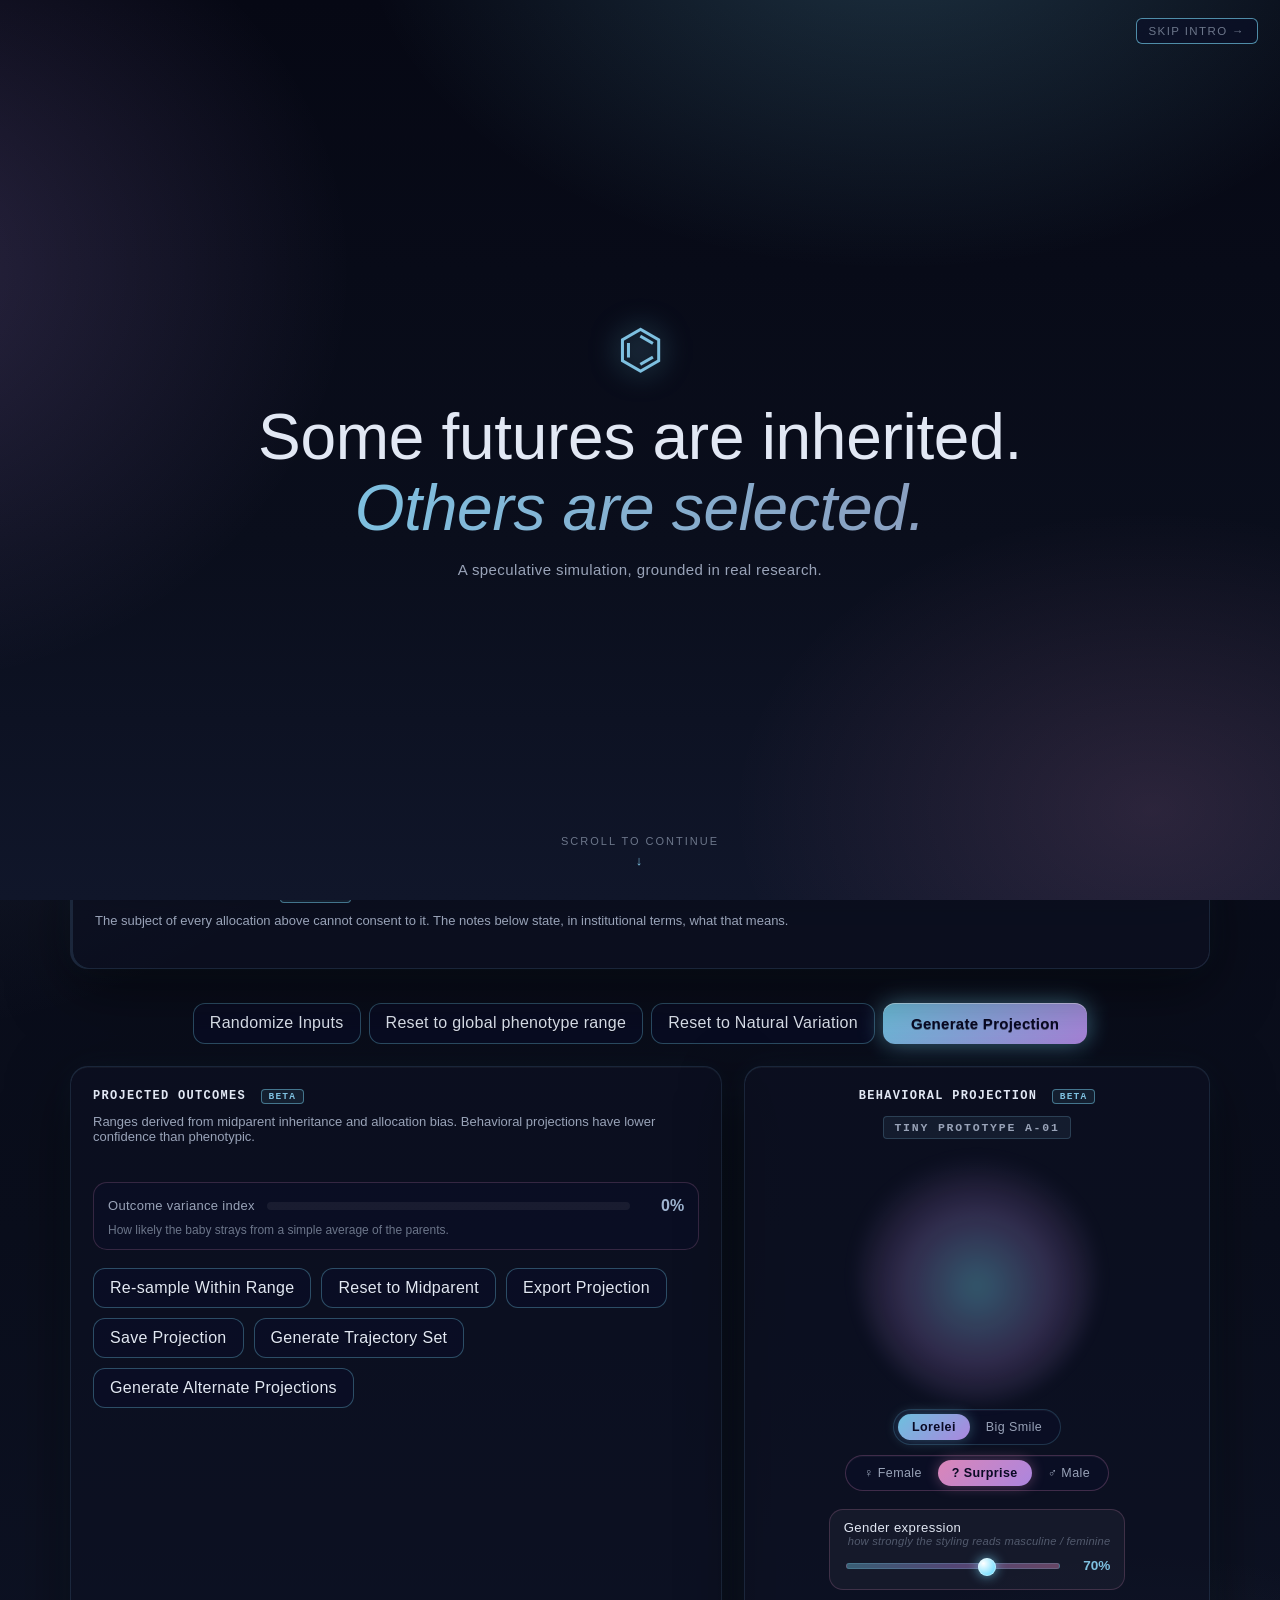
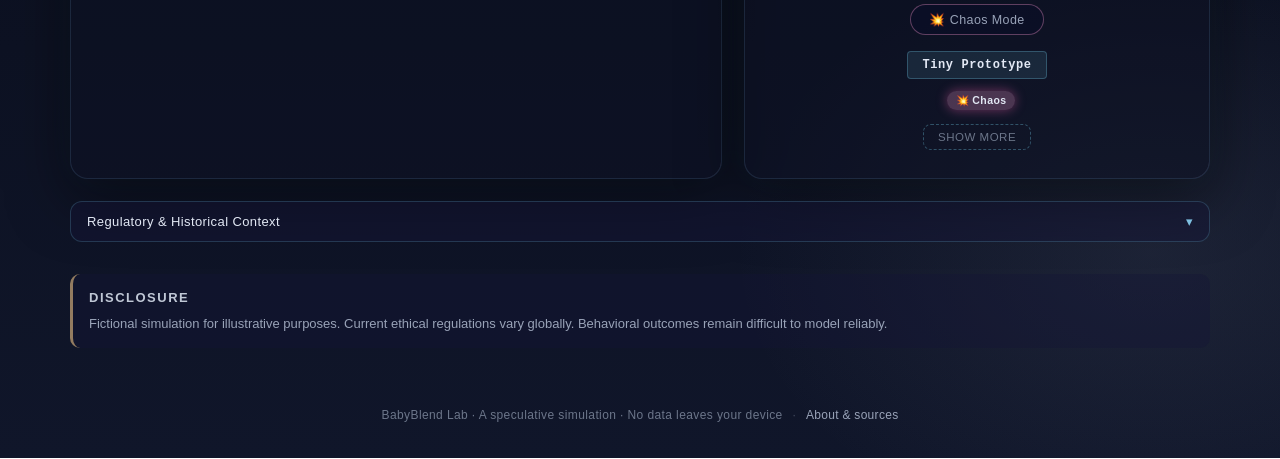
<file: index.html>
<!DOCTYPE html>
<html lang="en">
<head>
  <meta charset="UTF-8" />
  <meta name="viewport" content="width=device-width, initial-scale=1.0, maximum-scale=1.0, viewport-fit=cover" />
  <title data-i18n="app.title">BabyBlend Lab — A fictional genetics-inspired simulator</title>
  <link rel="icon" type="image/svg+xml" href="favicon.svg" />
  <link rel="stylesheet" href="style.css" />
</head>
<body class="mode-adult app-adult">
  <!-- Landing overlay (full-viewport, fades out on Enter) -->
  <section class="landing intro" id="landing" aria-labelledby="intro-title">
    <a class="intro-skip" id="intro-skip" href="#intro-enter-btn" data-i18n="intro.skip">Skip intro →</a>

    <!-- Section 1: Hero -->
    <article class="intro-section intro-hero" data-section="1">
      <span class="landing-mark" aria-hidden="true">⌬</span>
      <h1 class="intro-title" id="intro-title" data-i18n-html="intro.hero.title">Some futures are inherited.<br><em>Others are selected.</em></h1>
      <p class="intro-sub" data-i18n="intro.hero.sub">A speculative simulation, grounded in real research.</p>
      <div class="intro-scroll-prompt" aria-hidden="true">
        <span data-i18n="intro.scroll">Scroll to continue</span>
        <span class="intro-scroll-arrow">↓</span>
      </div>
    </article>

    <!-- Section 2: The First Accepted Edits -->
    <article class="intro-section intro-history" data-section="2">
      <header class="intro-head">
        <span class="intro-eyebrow" data-i18n="intro.history.eyebrow">01 · Historical record</span>
        <h2 data-i18n="intro.history.title">The first accepted edits.</h2>
        <p class="intro-lede" data-i18n="intro.history.lede">Modifying human inheritance is no longer hypothetical. The timeline is shorter than most people remember.</p>
      </header>
      <ol class="intro-timeline">
        <li class="intro-event">
          <span class="intro-event-year">1978</span>
          <div class="intro-event-body">
            <p data-i18n="intro.history.1978">First successful birth from in vitro fertilization (Louise Brown, UK).</p>
            <cite data-i18n-html="intro.history.cite.1978">Steptoe &amp; Edwards, <em>The Lancet</em>, 1978.</cite>
          </div>
        </li>
        <li class="intro-event">
          <span class="intro-event-year">1990</span>
          <div class="intro-event-body">
            <p data-i18n="intro.history.1990">First clinical use of preimplantation genetic diagnosis to avoid X-linked disease.</p>
            <cite data-i18n-html="intro.history.cite.1990">Handyside et al., <em>Nature</em>, 1990.</cite>
          </div>
        </li>
        <li class="intro-event">
          <span class="intro-event-year">2012</span>
          <div class="intro-event-body">
            <p data-i18n="intro.history.2012">CRISPR-Cas9 demonstrated as a programmable genome editor.</p>
            <cite data-i18n-html="intro.history.cite.2012">Jinek, Chylinski, Fonfara, Hauer, Doudna &amp; Charpentier, <em>Science</em>, 2012.</cite>
          </div>
        </li>
        <li class="intro-event">
          <span class="intro-event-year">2018</span>
          <div class="intro-event-body">
            <p data-i18n="intro.history.2018">Twin girls born in China from CRISPR-edited embryos. Widely condemned by the scientific community.</p>
            <cite data-i18n-html="intro.history.cite.2018">Cyranoski &amp; Ledford, <em>Nature</em> news, November 2018.</cite>
          </div>
        </li>
        <li class="intro-event">
          <span class="intro-event-year">2019</span>
          <div class="intro-event-body">
            <p data-i18n="intro.history.2019">The lead scientist, He Jiankui, is sentenced to three years in prison in China.</p>
            <cite data-i18n="intro.history.cite.2019">Xinhua / Reuters, December 2019.</cite>
          </div>
        </li>
        <li class="intro-event">
          <span class="intro-event-year">2020</span>
          <div class="intro-event-body">
            <p data-i18n="intro.history.2020">Emmanuelle Charpentier and Jennifer Doudna awarded the Nobel Prize in Chemistry for CRISPR.</p>
            <cite data-i18n="intro.history.cite.2020">Royal Swedish Academy of Sciences, 2020.</cite>
          </div>
        </li>
        <li class="intro-event">
          <span class="intro-event-year">2023</span>
          <div class="intro-event-body">
            <p data-i18n="intro.history.2023">The United Kingdom approves the first CRISPR-based therapy (Casgevy / exa-cel) for sickle cell disease.</p>
            <cite data-i18n="intro.history.cite.2023">Medicines and Healthcare products Regulatory Agency, November 2023.</cite>
          </div>
        </li>
      </ol>
    </article>

    <!-- Section 3: Optimization Culture -->
    <article class="intro-section intro-culture" data-section="3">
      <header class="intro-head">
        <span class="intro-eyebrow" data-i18n="intro.culture.eyebrow">02 · Cultural baseline</span>
        <h2 data-i18n="intro.culture.title">Optimization is already routine.</h2>
        <p class="intro-lede" data-i18n="intro.culture.lede">Genetic editing is the new edge. Cosmetic editing has been mainstream for decades. The social logic carries forward.</p>
      </header>
      <div class="intro-stats">
        <div class="intro-stat">
          <span class="intro-stat-value">30M+</span>
          <span class="intro-stat-label" data-i18n="intro.culture.stat1">Cosmetic procedures performed globally each year.</span>
          <details class="intro-stat-source">
            <summary data-i18n="intro.source">Source</summary>
            <p data-i18n-html="intro.culture.cite1">International Society of Aesthetic Plastic Surgery, Global Survey, 2022.</p>
          </details>
        </div>
        <div class="intro-stat">
          <span class="intro-stat-value">"Snapchat dysmorphia"</span>
          <span class="intro-stat-label" data-i18n="intro.culture.stat2">A term coined by dermatologists in 2018 to describe patients seeking surgery to resemble filtered self-portraits.</span>
          <details class="intro-stat-source">
            <summary data-i18n="intro.source">Source</summary>
            <p data-i18n-html="intro.culture.cite2">Rajanala, Maymone &amp; Vashi, <em>JAMA Facial Plastic Surgery</em>, 2018.</p>
          </details>
        </div>
        <div class="intro-stat">
          <span class="intro-stat-value">~2%</span>
          <span class="intro-stat-label" data-i18n="intro.culture.stat3">Estimated population prevalence of body dysmorphic disorder in adults.</span>
          <details class="intro-stat-source">
            <summary data-i18n="intro.source">Source</summary>
            <p data-i18n-html="intro.culture.cite3">Veale et al., systematic review, <em>Body Image</em>, 2016.</p>
          </details>
        </div>
        <div class="intro-stat">
          <span class="intro-stat-value" data-i18n="intro.culture.stat4_value">75+ countries</span>
          <span class="intro-stat-label" data-i18n="intro.culture.stat4">Restrict heritable human genome editing through legislation, treaty, or policy.</span>
          <details class="intro-stat-source">
            <summary data-i18n="intro.source">Source</summary>
            <p data-i18n-html="intro.culture.cite4">Baylis, Darnovsky, Hasson &amp; Krahn, <em>The CRISPR Journal</em>, 2020.</p>
          </details>
        </div>
      </div>
    </article>

    <!-- Section 4: Questions Without Answers -->
    <article class="intro-section intro-questions" data-section="4">
      <header class="intro-head">
        <span class="intro-eyebrow" data-i18n="intro.questions.eyebrow">03 · Unresolved</span>
      </header>
      <div class="intro-questions-list">
        <p data-i18n="intro.questions.q1">Who decides what counts as improvement?</p>
        <p data-i18n="intro.questions.q2">Would unenhanced children face discrimination?</p>
        <p data-i18n="intro.questions.q3">Should personality be editable?</p>
        <p data-i18n="intro.questions.q4">What happens when beauty becomes measurable?</p>
        <p data-i18n="intro.questions.q5">Can diversity survive optimization culture?</p>
      </div>
    </article>

    <!-- Section 5: Enter the Lab -->
    <article class="intro-section intro-enter" data-section="5">
      <header class="intro-head">
        <span class="intro-eyebrow" data-i18n="intro.enter.eyebrow">04 · The simulation</span>
        <h2 data-i18n="intro.enter.title">Enter the lab.</h2>
        <p class="intro-lede" data-i18n="intro.enter.lede">What follows is a fictional consumer-product mock-up. The mechanics are speculative. The pressures are real.</p>
      </header>
      <div class="intro-notices" aria-label="System notices">
        <div class="intro-notice"><span class="intro-notice-tag" data-i18n="intro.notice.system_tag">[ SYSTEM NOTICE ]</span><span data-i18n="intro.notice.system">Behavioral projections remain low-confidence.</span></div>
        <div class="intro-notice"><span class="intro-notice-tag" data-i18n="intro.notice.ethics_tag">[ ETHICS NOTICE ]</span><span data-i18n="intro.notice.ethics">Optimization targets vary across cultures and eras.</span></div>
        <div class="intro-notice"><span class="intro-notice-tag" data-i18n="intro.notice.regulatory_tag">[ REGULATORY NOTICE ]</span><span data-i18n="intro.notice.regulatory">Heritable genome editing remains restricted in many regions.</span></div>
      </div>
      <button type="button" class="intro-enter-btn landing-begin" id="intro-enter-btn" data-i18n="intro.enter.btn">Enter BabyBlend Lab</button>
      <p class="intro-disclaimer" data-i18n="intro.enter.disclaimer">Educational speculative simulation. Not medical advice.</p>
    </article>
  </section>

  <!-- Floating gene bubbles (decorative) -->
  <div class="gene-bubbles" aria-hidden="true">
    <span style="--x:8%;  --d:0s;  --s:14s; --size:18px;"></span>
    <span style="--x:18%; --d:2s;  --s:16s; --size:10px;"></span>
    <span style="--x:28%; --d:5s;  --s:18s; --size:22px;"></span>
    <span style="--x:42%; --d:1s;  --s:13s; --size:8px;"></span>
    <span style="--x:55%; --d:7s;  --s:20s; --size:14px;"></span>
    <span style="--x:65%; --d:3s;  --s:15s; --size:20px;"></span>
    <span style="--x:74%; --d:6s;  --s:17s; --size:11px;"></span>
    <span style="--x:84%; --d:0.5s;--s:19s; --size:16px;"></span>
    <span style="--x:92%; --d:4s;  --s:14s; --size:9px;"></span>
    <span style="--x:35%; --d:8s;  --s:22s; --size:24px;"></span>
  </div>

  <!-- Mode-specific atmospheric layer (warm orbs / cheerful shapes / cold dust motes) -->
  <div class="atmosphere" aria-hidden="true">
    <span style="--x:7%;  --y:88%; --d:0s;   --s:30s;"></span>
    <span style="--x:14%; --y:24%; --d:3s;   --s:36s;"></span>
    <span style="--x:22%; --y:70%; --d:7s;   --s:28s;"></span>
    <span style="--x:31%; --y:12%; --d:2s;   --s:32s;"></span>
    <span style="--x:38%; --y:54%; --d:9s;   --s:40s;"></span>
    <span style="--x:46%; --y:30%; --d:5s;   --s:34s;"></span>
    <span style="--x:53%; --y:80%; --d:0.5s; --s:28s;"></span>
    <span style="--x:61%; --y:18%; --d:6s;   --s:38s;"></span>
    <span style="--x:68%; --y:60%; --d:11s;  --s:32s;"></span>
    <span style="--x:75%; --y:36%; --d:4s;   --s:36s;"></span>
    <span style="--x:82%; --y:74%; --d:8s;   --s:30s;"></span>
    <span style="--x:89%; --y:14%; --d:1s;   --s:42s;"></span>
    <span style="--x:95%; --y:50%; --d:13s;  --s:34s;"></span>
    <span style="--x:42%; --y:90%; --d:10s;  --s:38s;"></span>
    <span style="--x:58%; --y:6%;  --d:12s;  --s:30s;"></span>
  </div>

  <!-- DNA helix decoration -->
  <svg class="dna-decor dna-left" viewBox="0 0 60 400" aria-hidden="true">
    <g stroke="currentColor" stroke-width="2" fill="none" stroke-linecap="round">
      <path d="M10,0 Q50,40 10,80 Q-30,120 10,160 Q50,200 10,240 Q-30,280 10,320 Q50,360 10,400" opacity="0.6"/>
      <path d="M50,0 Q10,40 50,80 Q90,120 50,160 Q10,200 50,240 Q90,280 50,320 Q10,360 50,400" opacity="0.6"/>
      <line x1="14" y1="20" x2="46" y2="20" opacity="0.4"/>
      <line x1="46" y1="60" x2="14" y2="60" opacity="0.4"/>
      <line x1="14" y1="100" x2="46" y2="100" opacity="0.4"/>
      <line x1="46" y1="140" x2="14" y2="140" opacity="0.4"/>
      <line x1="14" y1="180" x2="46" y2="180" opacity="0.4"/>
      <line x1="46" y1="220" x2="14" y2="220" opacity="0.4"/>
      <line x1="14" y1="260" x2="46" y2="260" opacity="0.4"/>
      <line x1="46" y1="300" x2="14" y2="300" opacity="0.4"/>
      <line x1="14" y1="340" x2="46" y2="340" opacity="0.4"/>
      <line x1="46" y1="380" x2="14" y2="380" opacity="0.4"/>
    </g>
  </svg>
  <svg class="dna-decor dna-right" viewBox="0 0 60 400" aria-hidden="true">
    <g stroke="currentColor" stroke-width="2" fill="none" stroke-linecap="round">
      <path d="M10,0 Q50,40 10,80 Q-30,120 10,160 Q50,200 10,240 Q-30,280 10,320 Q50,360 10,400" opacity="0.6"/>
      <path d="M50,0 Q10,40 50,80 Q90,120 50,160 Q10,200 50,240 Q90,280 50,320 Q10,360 50,400" opacity="0.6"/>
      <line x1="14" y1="20" x2="46" y2="20" opacity="0.4"/>
      <line x1="46" y1="60" x2="14" y2="60" opacity="0.4"/>
      <line x1="14" y1="100" x2="46" y2="100" opacity="0.4"/>
      <line x1="46" y1="140" x2="14" y2="140" opacity="0.4"/>
      <line x1="14" y1="180" x2="46" y2="180" opacity="0.4"/>
      <line x1="46" y1="220" x2="14" y2="220" opacity="0.4"/>
      <line x1="14" y1="260" x2="46" y2="260" opacity="0.4"/>
      <line x1="46" y1="300" x2="14" y2="300" opacity="0.4"/>
      <line x1="14" y1="340" x2="46" y2="340" opacity="0.4"/>
      <line x1="46" y1="380" x2="14" y2="380" opacity="0.4"/>
    </g>
  </svg>

  <header class="site-header">
    <div class="lang-selector-wrap">
      <label for="lang-select" id="lang-label" class="lang-label" data-i18n="language.label">Language</label>
      <select class="lang-select" id="lang-select" aria-labelledby="lang-label">
        <option value="en">English</option>
        <option value="zh">中文</option>
        <option value="ja">日本語</option>
        <option value="ko">한국어</option>
        <option value="tr">Türkçe</option>
      </select>
    </div>
    <h1><span class="logo-mark">⌬</span> BabyBlend Lab</h1>
    <p class="tagline" data-i18n="app.tagline">A fictional genetics-inspired simulator</p>
    <p class="disclaimer" data-i18n="app.disclaimer">Educational speculation. Not medical, genetic, or clinical advice.</p>
    <div class="app-mode-toggle" role="tablist" aria-label="App experience">
      <button type="button" class="app-mode-btn"           data-app-mode="reflection" role="tab" aria-selected="false">🪞 <span data-i18n="mode.reflection">Reflection</span></button>
      <button type="button" class="app-mode-btn"           data-app-mode="kids"       role="tab" aria-selected="false">✺ <span data-i18n="mode.kids">Kids</span></button>
      <button type="button" class="app-mode-btn is-active" data-app-mode="adult"      role="tab" aria-selected="true">◐ <span data-i18n="mode.adult">Adult</span></button>
    </div>
  </header>

  <div class="reminder-banner" id="reminder-banner" hidden></div>

  <main>
    <!-- 1. Parent forms -->
    <section class="panel parent-panel" aria-labelledby="parents-heading">
      <h2 id="parents-heading" data-i18n="section.parents">Parent Profiles</h2>
      <p class="parents-defaults-note" data-i18n="section.parents.defaults_note">Defaults shown represent one ancestry baseline. Use Ancestry on a parent card, ↻ to reroll, 🎲 Randomize Parents, or 🌍 Reset to global phenotype range to explore others.</p>
      <div class="parents" id="parents"></div>
    </section>

    <!-- 1b. Environmental influences — wrapped in a <details> disclosure so
         Adult mode (which already loads 4 input layers before any output)
         doesn't force env tweaks before the user sees a baby. Default-open
         in Reflection/Kids (where env framing is part of the narrative),
         default-closed in Adult (where math takes priority). Mode toggle in
         applyAppModeClass() flips the `open` attribute. -->
    <section class="panel env-panel" aria-labelledby="env-heading">
      <details class="env-disclosure" id="env-disclosure" open>
        <summary class="env-disclosure-summary">
          <h2 id="env-heading"><span class="playful-text" data-i18n="section.env.playful">Environmental Influences</span><span class="adult-text" data-i18n="section.env.adult">Environmental Modifiers</span></h2>
          <span class="env-disclosure-hint adult-text" data-i18n="section.env.hint.adult">optional · tweak to refine projection</span>
        </summary>
        <p class="subtle"><span class="playful-text" data-i18n="section.env.intro.playful">Genes aren't destiny. Tweak the nurture side too.</span><span class="adult-text" data-i18n="section.env.intro.adult">Adjust developmental modifiers to inform downstream projections.</span></p>
        <div class="env-grid" id="env-grid"></div>
      </details>
    </section>

    <!-- 1c-pre. Consent-awareness lead-in (Adult mode, gen ≥ 1).
         Round 7 (UX): the awareness one-liner used to live inside the
         collapsed #trait-conflicts block at the bottom of the baby panel,
         so the behavioral projection (personality stats, archetype) and
         the Enhancement Allocation header both arrived before the ethical
         framing. Surfacing it here lets the line precede the projection
         AND the Consent Implications reveal. -->
    <div class="consent-awareness-leadin adult-only" id="consent-awareness-leadin" hidden aria-live="polite" aria-label="Consent awareness notice"></div>

    <!-- 1c. Enhancement Allocation (Adult mode only) -->
    <section class="panel budget-panel adult-only" id="budget-panel" aria-labelledby="budget-heading">
      <div class="dna-helix" aria-hidden="true">
        <div class="dna-helix-rotator">
          <span class="dna-rung" style="--i:0"></span>
          <span class="dna-rung" style="--i:1"></span>
          <span class="dna-rung" style="--i:2"></span>
          <span class="dna-rung" style="--i:3"></span>
          <span class="dna-rung" style="--i:4"></span>
          <span class="dna-rung" style="--i:5"></span>
          <span class="dna-rung" style="--i:6"></span>
          <span class="dna-rung" style="--i:7"></span>
          <span class="dna-rung" style="--i:8"></span>
          <span class="dna-rung" style="--i:9"></span>
          <span class="dna-rung" style="--i:10"></span>
          <span class="dna-rung" style="--i:11"></span>
          <span class="dna-rung" style="--i:12"></span>
          <span class="dna-rung" style="--i:13"></span>
          <span class="dna-rung" style="--i:14"></span>
          <span class="dna-rung" style="--i:15"></span>
          <span class="dna-rung" style="--i:16"></span>
          <span class="dna-rung" style="--i:17"></span>
          <span class="dna-rung" style="--i:18"></span>
          <span class="dna-rung" style="--i:19"></span>
        </div>
      </div>
      <h2 id="budget-heading"><span data-i18n="section.budget.heading">Enhancement Allocation</span> <span class="beta-tag" data-i18n="badge.beta">Beta</span> <span class="consent-badge" id="consent-badge" hidden aria-live="polite" data-i18n="badge.consent_heritable">Consent affected: heritable</span></h2>
      <p class="subtle" data-i18n="section.budget.intro">Distribute credits across optimization categories. Allocations bias projected outcomes; tradeoffs are listed per package.</p>
      <p class="compliance-footnote" data-i18n="budget.compliance">Compliance reference: Oviedo Convention Art. 13 (heritable-germline restriction); medical-ethics principle of non-maleficence.</p>
      <div class="budget-bar" aria-label="Budget usage">
        <span class="budget-fill" id="budget-fill"></span>
        <span class="budget-text" id="budget-text">0 / 200 credits</span>
      </div>
      <!-- Inline ethics flags — visible at any allocation > 0, BEFORE the
           full Consent Implications panel unlocks at 50 credits. Two
           static text spans, no interactive widget; auto-hides at 0. -->
      <p class="budget-ethics-flags" id="budget-ethics-flags" hidden aria-live="polite">
        <span class="ethics-flag" data-i18n-html="budget.ethics.reversibility">Reversibility: <strong>No</strong></span>
        <span class="ethics-flag-sep">·</span>
        <span class="ethics-flag" data-i18n-html="budget.ethics.subject_absent">Subject absent: <strong>Yes</strong></span>
      </p>
      <!-- R5: compact env summary (3 tokens) shown only when env-disclosure
           is closed in Adult mode, so the hidden dependency surfaces near the
           projection it influences. Populated by renderEnvSummaryTokens(). -->
      <p class="env-summary-tokens" id="env-summary-tokens" hidden aria-live="polite"></p>
      <div class="budget-projections" id="budget-projections" aria-live="polite">
        <div class="projection-row">
          <span class="projection-label" data-i18n="budget.proj.cohort">Projected Cohort Placement</span>
          <span class="projection-value" id="cohort-placement" data-i18n="budget.proj.cohort.baseline">Untouched · baseline cohort</span>
        </div>
        <div class="projection-row">
          <span class="projection-label" data-i18n="budget.proj.cost">Estimated Cost</span>
          <span class="projection-value" id="cost-est" data-i18n="budget.proj.cost.baseline">— (baseline cohort)</span>
        </div>
        <div class="projection-row">
          <span class="projection-label" data-i18n="budget.proj.access">Projected Access Tier</span>
          <span class="projection-value" id="access-tier" data-i18n="budget.proj.access.baseline">Universal · baseline</span>
        </div>
        <!-- R5: 1-liner above the burden bar making explicit that the index
             measures propagation of an already-equal loss of choice, not
             whether the allocation is "less wrong". -->
        <p class="burden-disclaimer" id="burden-disclaimer" data-i18n="budget.burden.disclaimer">All allocations remove the future subject's choice equally; the weight measures how widely the loss propagates, not whether it occurs.</p>
        <div class="projection-row burden-row" id="inheritance-burden-row">
          <span class="projection-label" data-i18n="budget.proj.burden">Identity Lock-In Index</span>
          <div class="projection-bar"><span class="projection-bar-fill" id="pressure-fill"></span></div>
          <span class="projection-value pressure-note" id="pressure-note" data-i18n="budget.proj.burden.minimal">Minimal</span>
        </div>
      </div>
      <div class="budget-grid" id="budget-grid"></div>
      <div class="regulatory-notes" id="regulatory-notes" hidden></div>
      <div class="regional-access" id="regional-access" hidden></div>
      <div class="decision-log" id="decision-log" hidden></div>
    </section>

    <!-- 1c-ii. Consent Implications (Adult mode only) — sits next to the
         Enhancement Allocation panel and frames child-autonomy as a
         consent dimension, not a parental-optimization variable. -->
    <section class="panel consent-panel adult-only" id="consent-panel" aria-labelledby="consent-heading">
      <h2 id="consent-heading"><span data-i18n="consent.heading">Consent Implications</span> <span class="beta-tag" data-i18n="badge.adjacent">Adjacent</span></h2>
      <p class="subtle" data-i18n="consent.subtle">The subject of every allocation above cannot consent to it. The notes below state, in institutional terms, what that means.</p>
      <div class="consent-explainer" id="consent-explainer"></div>
    </section>

    <div class="primary-action">
      <button id="randomize-parents-btn" class="btn">
        <span class="playful-text"    data-i18n="btn.randomize_parents.playful">🎲 Randomize Parents</span>
        <span class="reflection-text" data-i18n="btn.randomize_parents.reflection">Imagine new parents</span>
        <span class="adult-text"      data-i18n="btn.randomize_parents.adult">Randomize Inputs</span>
      </button>
      <!-- Opt-in escape from the Northern-European phenotype baseline encoded
           in PARENT_FIELDS' defA/defB. Re-rolls appearance fields (skin /
           hair / eye / hair type) across plausible ranges drawn from
           ANCESTRY_PRESETS without touching the Ancestry SELECT itself.
           Sociology Reviewer round 1+2 deferral resolved here (option i). -->
      <button id="diversify-defaults-btn" class="btn"
              aria-label="Reset parent appearance defaults to a globally diverse phenotype range"
              title="Reset appearance defaults to a globally diverse phenotype range instead of the Northern European baseline">
        <span class="playful-text"    data-i18n="btn.diversify_defaults.playful">🌍 Reset to global phenotype range</span>
        <span class="reflection-text" data-i18n="btn.diversify_defaults.reflection">Step outside the default range</span>
        <span class="adult-text"      data-i18n="btn.diversify_defaults.adult">Reset to global phenotype range</span>
      </button>
      <button id="natural-variation-btn" class="btn">
        <span class="playful-text"    data-i18n="btn.preserve.playful">🌱 Preserve Natural Variation</span>
        <span class="reflection-text" data-i18n="btn.preserve.reflection">Honor natural variation</span>
        <span class="adult-text"      data-i18n="btn.preserve.adult">Reset to Natural Variation</span>
      </button>
      <button id="generate-btn" class="btn btn-primary">
        <span class="playful-text"    data-i18n="btn.generate.playful">Generate Baby Possibilities</span>
        <span class="reflection-text" data-i18n="btn.generate.reflection">Imagine a possible life</span>
        <span class="adult-text"      data-i18n="btn.generate.adult">Generate Projection</span>
      </button>
    </div>

    <!-- 2 + 3. Sliders + Baby Preview -->
    <section class="results" id="results" hidden>
      <div class="panel sliders-panel" aria-labelledby="sliders-heading">
        <h2 id="sliders-heading">
          <span class="playful-text" data-i18n="section.sliders.playful">Baby Trait Sliders</span>
          <span class="adult-text"><span data-i18n="section.sliders.adult">Projected Outcomes</span> <span class="beta-tag">Beta</span></span>
        </h2>
        <p class="subtle">
          <span class="playful-text" data-i18n="section.sliders.intro.playful">Ranges are inspired by both parents. Slide to explore possibilities. Personality sliders use the Big Five (OCEAN) model — inspired by, not predictive of, real psychology.</span>
          <span class="adult-text" data-i18n="section.sliders.intro.adult">Ranges derived from midparent inheritance and allocation bias. Behavioral projections have lower confidence than phenotypic.</span>
        </p>
        <div id="sliders" class="sliders"></div>

        <div class="surprise-wrap">
          <div class="surprise">
            <span class="surprise-label"><span class="playful-text" data-i18n="surprise.playful">Genetic surprise factor</span><span class="adult-text" data-i18n="surprise.adult">Outcome variance index</span></span>
            <span class="surprise-bar"><span class="surprise-bar-fill" id="surprise-fill"></span></span>
            <span class="surprise-pct" id="surprise-pct">0%</span>
          </div>
          <p class="surprise-note" id="surprise-note" data-i18n="surprise.note">How likely the baby strays from a simple average of the parents.</p>
        </div>

        <div class="actions">
          <button id="randomize-btn" class="btn">
            <span class="playful-text"    data-i18n="btn.randomize.playful">🎲 Randomize Within Parent Range</span>
            <span class="reflection-text" data-i18n="btn.randomize.reflection">Try a different version</span>
            <span class="adult-text"      data-i18n="btn.randomize.adult">Re-sample Within Range</span>
          </button>
          <button id="reset-btn" class="btn">
            <span class="playful-text"    data-i18n="btn.reset.playful">↺ Reset to Parent Average</span>
            <span class="reflection-text" data-i18n="btn.reset.reflection">Return to the middle</span>
            <span class="adult-text"      data-i18n="btn.reset.adult">Reset to Midparent</span>
          </button>
          <button id="copy-btn" class="btn">
            <span class="playful-text"    data-i18n="btn.copy.playful">⧉ Copy Baby Profile</span>
            <span class="reflection-text" data-i18n="btn.copy.reflection">Copy this profile</span>
            <span class="adult-text"      data-i18n="btn.copy.adult">Export Projection</span>
          </button>
          <button id="save-btn" class="btn">
            <span class="playful-text"    data-i18n="btn.save.playful">💾 Save Timeline</span>
            <span class="reflection-text" data-i18n="btn.save.reflection">Hold this life</span>
            <span class="adult-text"      data-i18n="btn.save.adult">Save Projection</span>
          </button>
          <button id="futures-btn" class="btn">
            <span class="playful-text"    data-i18n="btn.futures.playful">🪐 Show Possible Adult Futures</span>
            <span class="reflection-text" data-i18n="btn.futures.reflection">Glimpse the later years</span>
            <span class="adult-text"      data-i18n="btn.futures.adult">Generate Trajectory Set</span>
          </button>
          <button id="alternates-btn" class="btn">
            <span class="playful-text"    data-i18n="btn.alternates.playful">🌌 Generate Alternate Timelines</span>
            <span class="reflection-text" data-i18n="btn.alternates.reflection">Imagine other lives from the same beginnings</span>
            <span class="adult-text"      data-i18n="btn.alternates.adult">Generate Alternate Projections</span>
          </button>
        </div>
        <div class="copy-status" id="copy-status" role="status" aria-live="polite"></div>
        <div class="saved-timelines" id="saved-timelines" hidden></div>
      </div>

      <aside class="panel baby-panel" aria-labelledby="baby-heading">
        <h2 id="baby-heading">
          <span class="playful-text"    data-i18n="section.baby.playful">Baby Preview</span>
          <span class="reflection-text" data-i18n="section.baby.reflection">A profile, imagined</span>
          <span class="adult-text"><span data-i18n="section.baby.adult">Behavioral Projection</span> <span class="beta-tag">Beta</span></span>
        </h2>

        <aside class="profile-epigraph" id="profile-epigraph" hidden></aside>
        <aside class="case-file" id="case-file" hidden></aside>

        <div class="codename" id="codename" data-i18n="codename.placeholder">Tiny Prototype A-01</div>
        <div class="vibe-title" id="vibe-title"></div>

        <div class="kids-stars-row" id="kids-stars" aria-hidden="true">
          <dl>
            <dt data-i18n="kids.stars.creativity">Creativity</dt> <dd id="kids-creativity-stars">☆☆☆☆☆</dd>
            <dt data-i18n="kids.stars.teamwork">Teamwork</dt>     <dd id="kids-teamwork-stars">☆☆☆☆☆</dd>
          </dl>
        </div>

        <div class="avatar-stage">
          <div class="avatar-glow"></div>
          <div id="avatar-host" class="avatar-host" role="img" aria-label="Generated baby avatar"></div>
        </div>

        <section class="life-stage-section" id="life-stage-section" hidden>
          <h3 class="life-stage-heading" id="life-stage-heading" data-i18n="life_stage.heading">Across the years</h3>
          <div class="life-stage-strip" id="life-stage-strip" aria-hidden="true"></div>
        </section>

        <section class="aging-scrubber" id="aging-scrubber" hidden>
          <div class="scrubber-head">
            <span class="scrubber-label" id="scrubber-label" data-i18n="scrubber.label">See them at</span>
            <span class="scrubber-value" id="scrubber-value">17 years old</span>
          </div>
          <input type="range" id="age-slider" min="0" max="80" step="1" value="17" aria-label="Age" />
          <p class="scrubber-ticker" id="scrubber-ticker" role="region" aria-label="Milestone description, scrollable"></p>
          <p class="trajectory-disclaimer" id="trajectory-disclaimer" hidden></p>
        </section>

        <div class="style-toggle" role="tablist" aria-label="Avatar style">
          <button type="button" class="style-btn is-active" data-style="lorelei"  role="tab" aria-selected="true"  data-i18n="style.lorelei">Lorelei</button>
          <button type="button" class="style-btn"           data-style="bigSmile" role="tab" aria-selected="false" data-i18n="style.bigSmile">Big Smile</button>
        </div>

        <div class="gender-toggle" role="tablist" aria-label="Baby gender">
          <button type="button" class="gender-btn"           data-gender="female"   role="tab" aria-selected="false">♀ Female</button>
          <button type="button" class="gender-btn is-active" data-gender="surprise" role="tab" aria-selected="true">? Surprise</button>
          <button type="button" class="gender-btn"           data-gender="male"     role="tab" aria-selected="false">♂ Male</button>
        </div>

        <div class="gender-expression" id="gender-expression-row">
          <label for="gender-expression">
            Gender expression
            <span class="field-subtitle">how strongly the styling reads masculine / feminine</span>
          </label>
          <div class="field-range">
            <input type="range" id="gender-expression" min="0" max="100" step="1" value="70" aria-label="Gender expression intensity" />
            <span class="val" id="gender-expression-val">70%</span>
          </div>
        </div>

        <button type="button" class="chaos-pill" id="chaos-btn" aria-pressed="false">💥 Chaos Mode</button>

        <div class="archetype-tag" id="archetype" data-i18n="archetype.placeholder">Tiny Prototype</div>
        <span class="chaos-badge" id="chaos-badge" hidden>💥 Chaos</span>

        <div class="hobby-constellation kids-only" id="hobby-constellation" aria-hidden="true"></div>

        <dl class="baby-stats" id="baby-stats"></dl>

        <div class="trait-constellation" id="trait-constellation" aria-hidden="true"></div>

        <div class="social-response adult-only" id="social-response" hidden></div>

        <section class="behavioral-traces" id="behavioral-traces" hidden></section>

        <section class="memory-cards reflection-only" id="memory-cards" hidden></section>

        <div class="trait-conflicts" id="trait-conflicts" hidden></div>

        <button type="button" class="details-toggle" id="details-toggle" aria-expanded="false" data-i18n="details.show_more">Show more</button>

        <div class="future-block" id="future-block" hidden>
          <h3 id="future-block-heading">
            <span class="playful-text"    data-i18n="section.future.playful">Future paths</span>
            <span class="reflection-text" data-i18n="section.future.reflection">Future glimpses</span>
            <span class="adult-text"      data-i18n="section.future.adult">Behavioral Trace Notes</span>
          </h3>
          <div class="future-tree" id="future-tree" aria-hidden="true"></div>
          <ul class="future-paths" id="future-paths" hidden></ul>
          <div class="random-events playful-only" id="random-events"></div>
          <h3 class="future-news-heading playful-only" data-i18n="news.heading">In the local news, decades later…</h3>
          <ul class="future-headlines playful-only" id="future-headlines"></ul>
        </div>

        <div class="reflection-prompt" id="reflection-prompt" hidden></div>

        <section class="pause-panel" id="pause-panel" aria-labelledby="pause-heading" hidden>
          <h3 id="pause-heading" data-i18n="pause.heading">A pause to consider</h3>
          <ul class="pause-observations" id="pause-observations"></ul>

          <h4 class="pause-cant-see-heading" data-i18n="pause.cant_see">Things this simulator cannot see</h4>
          <ul class="pause-cant-see" id="pause-cant-see"></ul>

          <div class="pause-question" id="pause-question"></div>
        </section>
      </aside>
    </section>

    <section class="lineage-panel panel" id="lineage-panel" hidden aria-labelledby="lineage-heading">
      <h2 id="lineage-heading">
        <span class="playful-text"    data-i18n="section.lineage.playful">Family lineage</span>
        <span class="reflection-text" data-i18n="section.lineage.reflection">Across the generations</span>
        <span class="adult-text"      data-i18n="section.lineage.adult">Generational Cascade</span>
      </h2>
      <p class="subtle">
        <span class="playful-text"    data-i18n="section.lineage.intro.playful">Three generations. The choices made here ripple forward.</span>
        <span class="reflection-text" data-i18n="section.lineage.intro.reflection">Three lives, briefly: the people who came before, the person imagined here, the people who might come after.</span>
        <span class="adult-text"      data-i18n="section.lineage.intro.adult">Three-generation cascade. Trait inheritance shown across vertical axis; downstream projections are speculative.</span>
      </p>
      <div class="lineage-tree" id="lineage-tree" aria-hidden="true"></div>
    </section>

    <!-- Reflection-mode arc: same person, different rooms / decades -->
    <section class="inner-cohort-panel panel reflection-only" id="inner-cohort-panel" hidden></section>
    <section class="lifetime-drift-panel panel reflection-only" id="lifetime-drift-panel" hidden></section>

    <!-- Kids-mode arc: wonder, curious questions, variance-as-gift -->
    <!-- aria-labelledby/aria-describedby set in JS render path (script.js)
         so the heading + disclaimer ids land atomically with the section's
         accessible name/description — see renderKidsLoves/Questions/Differences. -->
    <section class="kids-loves-panel panel kids-only kids-arc-panel" id="kids-loves-panel" hidden data-stage="1"></section>
    <section class="kids-questions-panel panel kids-only kids-arc-panel" id="kids-questions-panel" hidden data-stage="2"></section>
    <section class="kids-differences-panel panel kids-only kids-arc-panel" id="kids-differences-panel" hidden data-stage="3"></section>

    <!-- Divergence banner (Adult mode, intermittent) -->
    <div class="divergence-banner adult-only" id="divergence-banner" hidden></div>

    <!-- Societal Outcomes Brief (Adult mode, hero panel) -->
    <section class="societal-brief-panel panel adult-only" id="societal-brief-panel" hidden></section>

    <!-- Regulatory Correspondence (Adult mode) — bureaucratic letter generated from allocation -->
    <section class="regulatory-letter-panel panel adult-only" id="regulatory-letter-panel" hidden></section>

    <!-- Sibling Cohort (Adult mode) — variance distribution as people -->
    <section class="sibling-cohort-panel panel adult-only" id="sibling-cohort-panel" hidden></section>

    <!-- Trait Popularity Through History (Adult mode) -->
    <section class="trait-history-panel panel adult-only" id="trait-history-panel" hidden></section>

    <section class="futures-panel panel" id="futures-panel" hidden>
      <h2>
        <span class="playful-text" data-i18n="futures.title.playful">Possible Adult Futures</span>
        <span class="adult-text" data-i18n="futures.title.adult">Projected Adult Trajectories</span>
      </h2>
      <p class="subtle">
        <span class="playful-text" data-i18n="futures.subtle.playful">Different lives this child might end up living. Same kid, many roads — life is unpredictable on purpose.</span>
        <span class="adult-text" data-i18n="futures.subtle.adult">Speculative adult-life trajectories under varying environmental conditions. Outcomes are illustrative, not predictive.</span>
      </p>
      <div class="futures-grid" id="futures-grid"></div>
    </section>

    <section class="alternates-panel panel" id="alternates-panel" hidden>
      <h2>
        <span class="playful-text" data-i18n="alts.title.playful">Alternate Timelines</span>
        <span class="adult-text" data-i18n="alts.title.adult">Alternate Projections</span>
      </h2>
      <p class="subtle">
        <span class="playful-text" data-i18n-html="alts.subtle.playful">Different babies the same two parents might have. Click <em>Make this the main baby</em> on any card to load it.</span>
        <span class="adult-text" data-i18n-html="alts.subtle.adult">Sibling-distribution sampling from the same parental inputs. Select <em>Promote to main</em> to load any projection.</span>
      </p>
      <div class="alternates-grid" id="alternates-grid"></div>
    </section>

    <section class="history-panel" id="history-panel">
      <button type="button" class="history-toggle" id="history-toggle" aria-expanded="false" aria-controls="history-content">
        <span>
          <span class="playful-text" data-i18n="history.toggle.playful">📜 History of Human Enhancement</span>
          <span class="adult-text" data-i18n="history.toggle.adult">Regulatory &amp; Historical Context</span>
        </span>
        <span class="history-chevron" aria-hidden="true">▾</span>
      </button>
      <div class="history-content" id="history-content" hidden></div>
    </section>

    <section class="ethics">
      <h3>
        <span class="playful-text" data-i18n="ethics.title.playful">A gentle reminder</span>
        <span class="adult-text" data-i18n="ethics.title.adult">Disclosure</span>
      </h3>
      <p>
        <span class="playful-text" data-i18n="ethics.body.playful">This simulator is fictional. Real traits are shaped by many genes, environment, chance, culture, health, and life experience. Babies are not customizable products.</span>
        <span class="adult-text" data-i18n="ethics.body.adult">Fictional simulation for illustrative purposes. Current ethical regulations vary globally. Behavioral outcomes remain difficult to model reliably.</span>
      </p>
    </section>
  </main>

  <footer class="site-footer">
    <span data-i18n="footer.tagline">BabyBlend Lab · A speculative simulation · No data leaves your device</span>
    <span class="footer-sep" aria-hidden="true">·</span>
    <a class="footer-link" href="about.html" data-i18n="footer.about">About &amp; sources</a>
  </footer>

  <script type="module" src="script.js"></script>
</body>
</html>
</file>
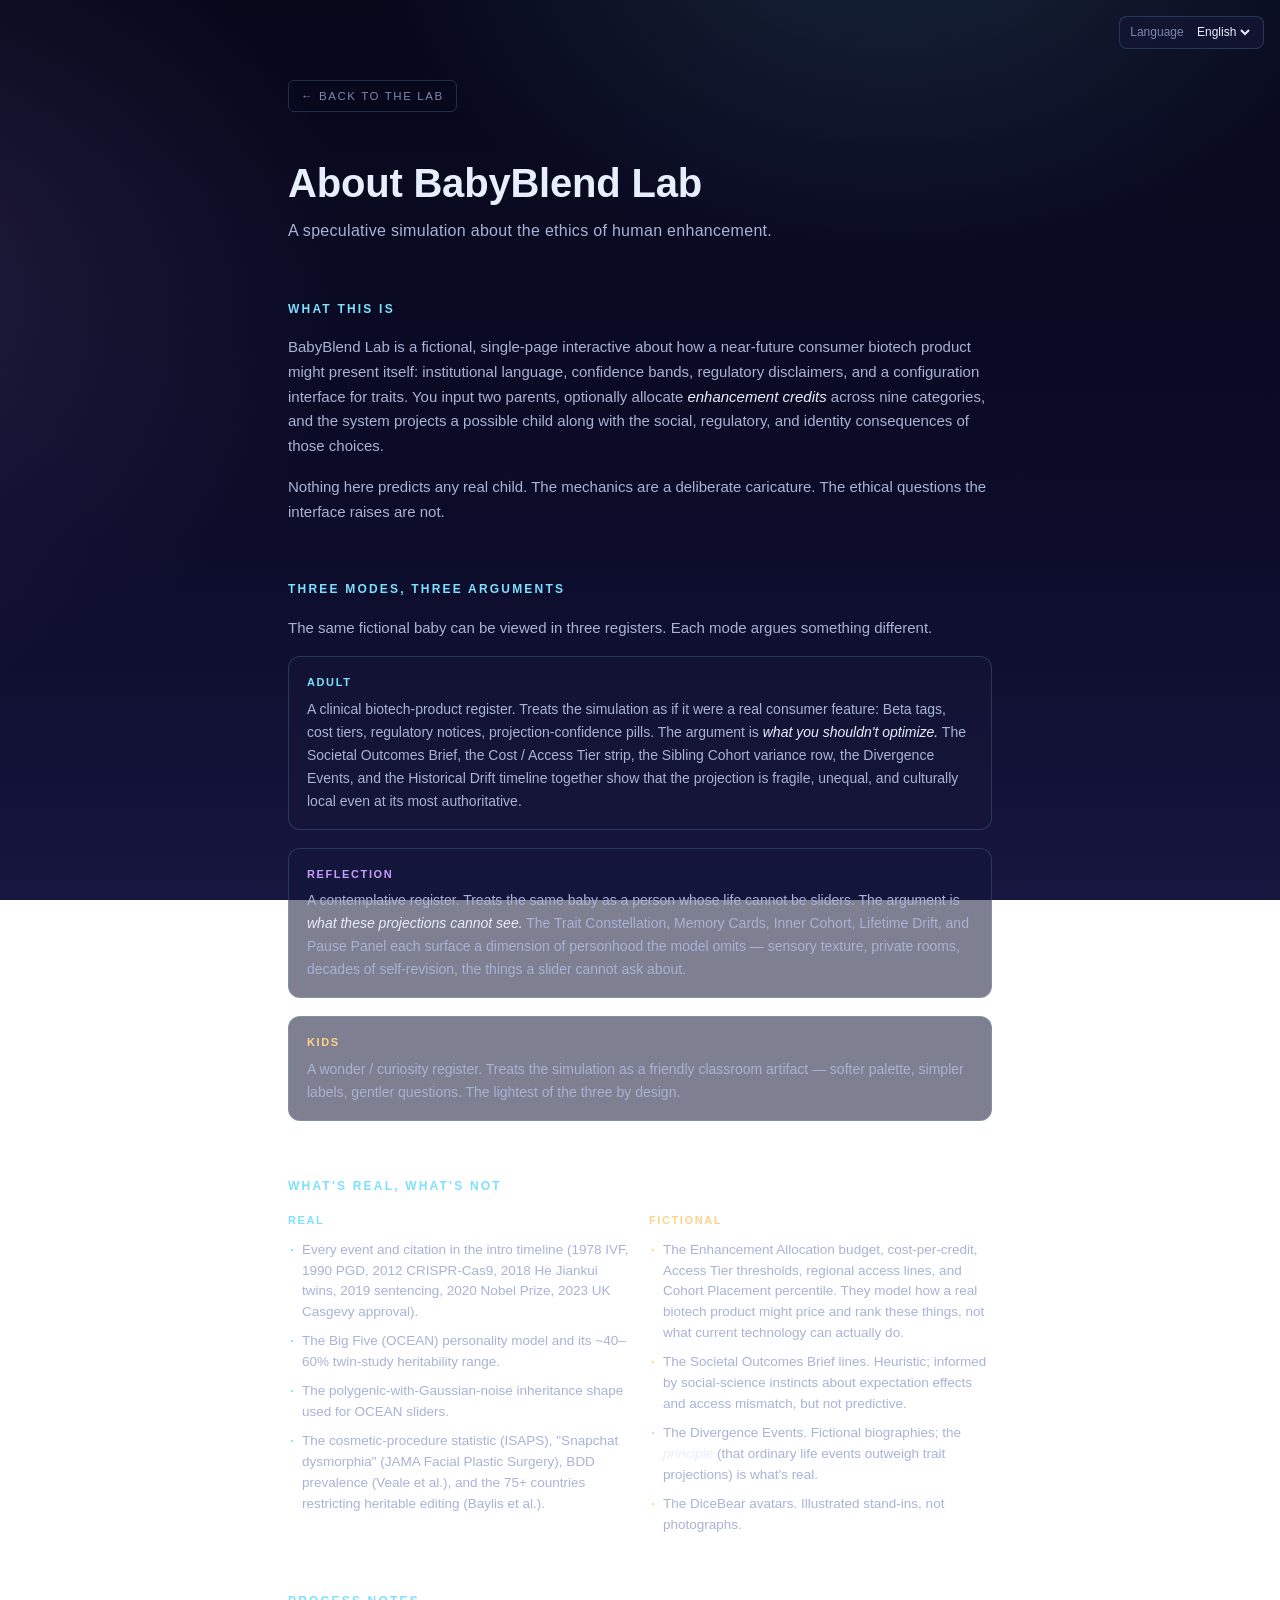
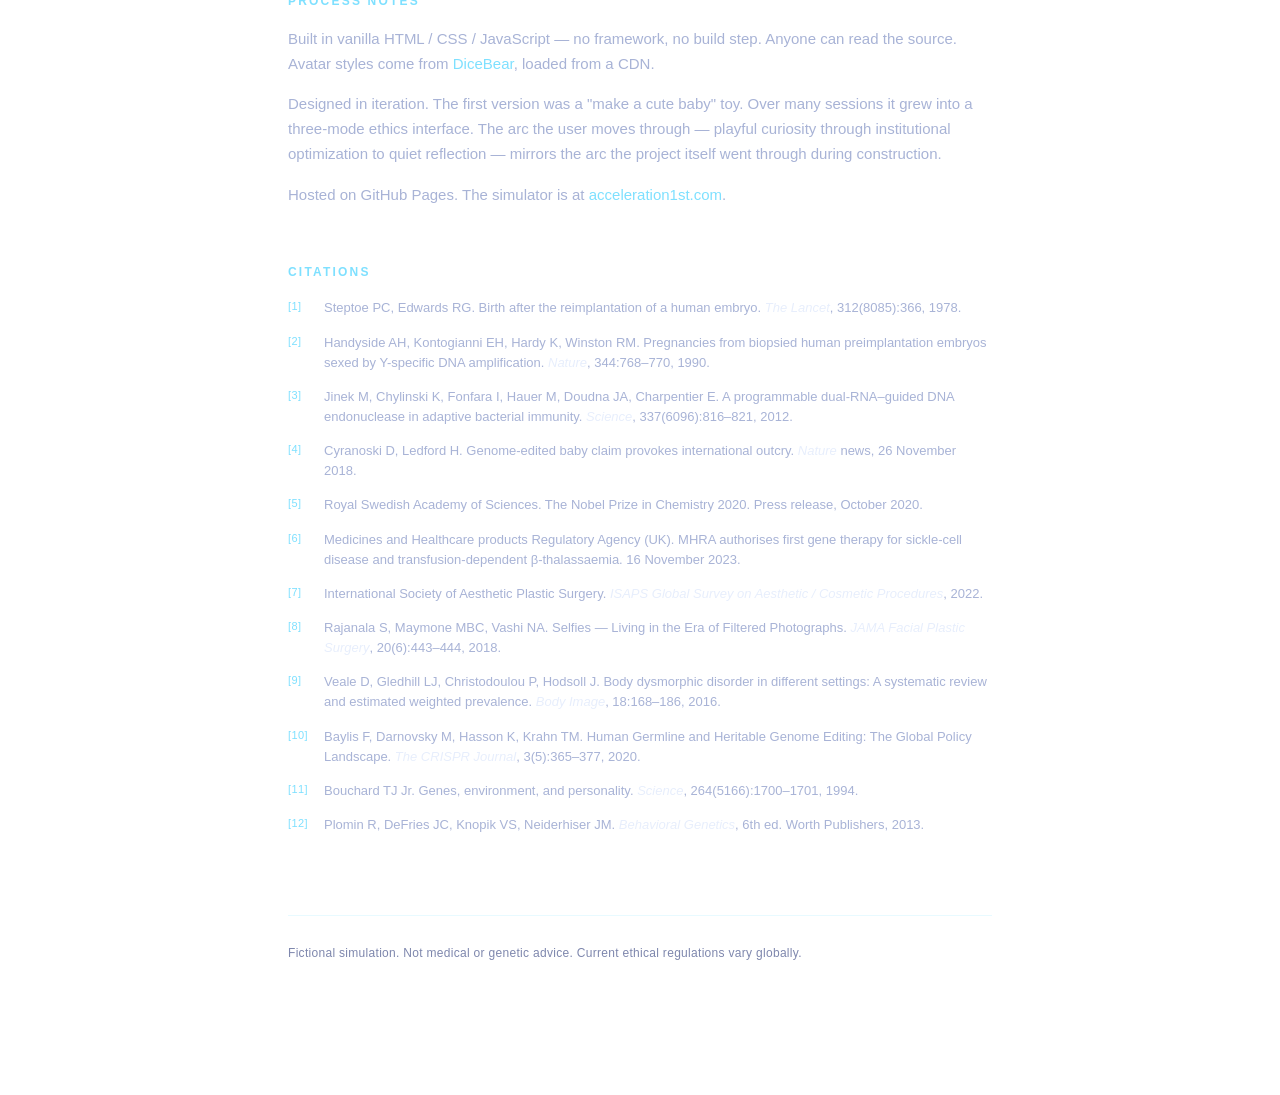
<file: about.html>
<!DOCTYPE html>
<html lang="en">
<head>
  <meta charset="UTF-8" />
  <meta name="viewport" content="width=device-width, initial-scale=1.0, maximum-scale=1.0, viewport-fit=cover" />
  <title data-i18n="about.title">About — BabyBlend Lab</title>
  <link rel="icon" type="image/svg+xml" href="favicon.svg" />
  <style>
    *, *::before, *::after { box-sizing: border-box; }
    html, body { margin: 0; padding: 0; }

    :root {
      --bg-0: #07071a;
      --bg-1: #0c0c2a;
      --bg-2: #161640;
      --ink: #e7eefc;
      --ink-soft: #a8b3d6;
      --ink-mute: #7e87ad;
      --accent:   #7ee0ff;
      --accent-2: #c89bff;
      --accent-3: #ff9bd2;
      --accent-warm: #ffd28a;
      --panel: rgba(20, 22, 55, 0.55);
      --rule: rgba(126, 224, 255, 0.18);
    }

    body {
      font-family: -apple-system, BlinkMacSystemFont, "SF Pro Display", "Inter", "Helvetica Neue", Arial, sans-serif;
      color: var(--ink);
      background:
        radial-gradient(900px 600px at 70% -10%, rgba(126, 224, 255, 0.14), transparent 60%),
        radial-gradient(800px 700px at -10% 30%, rgba(200, 155, 255, 0.12), transparent 60%),
        linear-gradient(180deg, var(--bg-0), var(--bg-1) 60%, var(--bg-2));
      background-attachment: fixed;
      min-height: 100vh;
      -webkit-font-smoothing: antialiased;
      line-height: 1.6;
    }

    .about-wrap {
      max-width: 760px;
      margin: 0 auto;
      padding: 80px 28px 120px;
    }

    .about-back {
      display: inline-block;
      font-size: 11.5px;
      letter-spacing: 1.6px;
      text-transform: uppercase;
      color: var(--ink-mute);
      text-decoration: none;
      padding: 6px 12px;
      border-radius: 6px;
      border: 1px solid var(--rule);
      transition: color 0.15s, border-color 0.15s, background 0.15s;
      margin-bottom: 48px;
    }
    .about-back:hover {
      color: var(--ink);
      border-color: rgba(126, 224, 255, 0.55);
      background: rgba(126, 224, 255, 0.05);
    }

    .about-title {
      margin: 0 0 12px;
      font-size: clamp(28px, 4.5vw, 40px);
      font-weight: 600;
      letter-spacing: -0.2px;
      line-height: 1.15;
      color: var(--ink);
    }
    .about-sub {
      margin: 0 0 56px;
      color: var(--ink-soft);
      font-size: clamp(14px, 1.5vw, 16px);
      letter-spacing: 0.3px;
    }

    section.about-section {
      margin-bottom: 56px;
    }
    section.about-section > h2 {
      margin: 0 0 16px;
      font-size: 12px;
      letter-spacing: 2.2px;
      text-transform: uppercase;
      color: var(--accent);
      font-weight: 600;
    }
    section.about-section p {
      margin: 0 0 16px;
      color: var(--ink-soft);
      font-size: 15px;
      line-height: 1.65;
    }
    section.about-section p:last-child { margin-bottom: 0; }
    section.about-section strong { color: var(--ink); font-weight: 600; }
    section.about-section em { color: var(--ink); font-style: italic; }

    .mode-list {
      list-style: none;
      margin: 0;
      padding: 0;
      display: flex;
      flex-direction: column;
      gap: 18px;
    }
    .mode-list li {
      padding: 16px 18px;
      background: var(--panel);
      border: 1px solid var(--rule);
      border-radius: 12px;
      font-size: 14px;
      color: var(--ink-soft);
      line-height: 1.65;
    }
    .mode-list .mode-name {
      display: block;
      font-size: 11px;
      letter-spacing: 1.6px;
      text-transform: uppercase;
      color: var(--accent);
      margin-bottom: 6px;
      font-weight: 600;
    }
    .mode-list li:nth-child(1) .mode-name { color: var(--accent); }
    .mode-list li:nth-child(2) .mode-name { color: var(--accent-2); }
    .mode-list li:nth-child(3) .mode-name { color: var(--accent-warm); }

    .real-grid {
      display: grid;
      grid-template-columns: 1fr 1fr;
      gap: 18px;
    }
    .real-col h3 {
      margin: 0 0 10px;
      font-size: 11px;
      letter-spacing: 1.6px;
      text-transform: uppercase;
      font-weight: 600;
    }
    .real-col.real    h3 { color: var(--accent); }
    .real-col.not-real h3 { color: var(--accent-warm); }
    .real-col ul {
      list-style: none;
      margin: 0;
      padding: 0;
      display: flex;
      flex-direction: column;
      gap: 8px;
    }
    .real-col li {
      padding-left: 14px;
      position: relative;
      font-size: 13.5px;
      color: var(--ink-soft);
      line-height: 1.55;
    }
    .real-col li::before {
      content: "·";
      position: absolute;
      left: 2px;
      top: 0;
      font-weight: 700;
    }
    .real-col.real li::before    { color: var(--accent); }
    .real-col.not-real li::before { color: var(--accent-warm); }

    .citations {
      list-style: none;
      counter-reset: cite;
      margin: 0;
      padding: 0;
      display: flex;
      flex-direction: column;
      gap: 14px;
    }
    .citations li {
      counter-increment: cite;
      padding: 0 0 0 36px;
      position: relative;
      font-size: 13px;
      color: var(--ink-soft);
      line-height: 1.55;
    }
    .citations li::before {
      content: "[" counter(cite) "]";
      position: absolute;
      left: 0;
      top: 0;
      color: var(--accent);
      font-variant-numeric: tabular-nums;
      font-size: 11px;
      letter-spacing: 0.4px;
    }
    .citations em { font-style: italic; color: var(--ink); }

    .meta {
      margin-top: 80px;
      padding-top: 28px;
      border-top: 1px solid var(--rule);
      font-size: 12px;
      color: var(--ink-mute);
      letter-spacing: 0.3px;
    }

    @media (max-width: 600px) {
      .real-grid { grid-template-columns: 1fr; }
      .about-wrap { padding: 56px 20px 80px; }
    }

    .about-lang {
      position: fixed; top: 16px; right: 16px;
      background: rgba(20, 22, 55, 0.7);
      border: 1px solid var(--rule);
      border-radius: 8px;
      padding: 6px 10px;
      color: var(--ink);
      font-size: 12px;
      z-index: 10;
    }
    .about-lang select {
      background: transparent;
      color: var(--ink);
      border: none;
      font-size: 12px;
      cursor: pointer;
      font-family: inherit;
    }
    .about-lang select option { color: #07071a; }
  </style>
</head>
<body>
  <div class="about-lang">
    <label for="about-lang-select" style="margin-right:6px;color:var(--ink-mute);" data-i18n="language.label">Language</label>
    <select id="about-lang-select">
      <option value="en">English</option>
      <option value="zh">中文</option>
      <option value="ja">日本語</option>
      <option value="ko">한국어</option>
      <option value="tr">Türkçe</option>
    </select>
  </div>

  <div class="about-wrap">
    <a class="about-back" href="./" data-i18n="about.back">← Back to the lab</a>

    <h1 class="about-title" data-i18n="about.h1">About BabyBlend Lab</h1>
    <p class="about-sub" data-i18n="about.sub">A speculative simulation about the ethics of human enhancement.</p>

    <section class="about-section">
      <h2 data-i18n="about.what.h">What this is</h2>
      <p data-i18n-html="about.what.p1">BabyBlend Lab is a fictional, single-page interactive about how a near-future consumer biotech product might present itself: institutional language, confidence bands, regulatory disclaimers, and a configuration interface for traits. You input two parents, optionally allocate <em>enhancement credits</em> across nine categories, and the system projects a possible child along with the social, regulatory, and identity consequences of those choices.</p>
      <p data-i18n="about.what.p2">Nothing here predicts any real child. The mechanics are a deliberate caricature. The ethical questions the interface raises are not.</p>
    </section>

    <section class="about-section">
      <h2 data-i18n="about.modes.h">Three modes, three arguments</h2>
      <p data-i18n="about.modes.intro">The same fictional baby can be viewed in three registers. Each mode argues something different.</p>
      <ul class="mode-list">
        <li>
          <span class="mode-name" data-i18n="about.modes.adult.name">Adult</span>
          <span data-i18n-html="about.modes.adult.body">A clinical biotech-product register. Treats the simulation as if it were a real consumer feature: Beta tags, cost tiers, regulatory notices, projection-confidence pills. The argument is <em>what you shouldn't optimize.</em> The Societal Outcomes Brief, the Cost / Access Tier strip, the Sibling Cohort variance row, the Divergence Events, and the Historical Drift timeline together show that the projection is fragile, unequal, and culturally local even at its most authoritative.</span>
        </li>
        <li>
          <span class="mode-name" data-i18n="about.modes.reflection.name">Reflection</span>
          <span data-i18n-html="about.modes.reflection.body">A contemplative register. Treats the same baby as a person whose life cannot be sliders. The argument is <em>what these projections cannot see.</em> The Trait Constellation, Memory Cards, Inner Cohort, Lifetime Drift, and Pause Panel each surface a dimension of personhood the model omits — sensory texture, private rooms, decades of self-revision, the things a slider cannot ask about.</span>
        </li>
        <li>
          <span class="mode-name" data-i18n="about.modes.kids.name">Kids</span>
          <span data-i18n="about.modes.kids.body">A wonder / curiosity register. Treats the simulation as a friendly classroom artifact — softer palette, simpler labels, gentler questions. The lightest of the three by design.</span>
        </li>
      </ul>
    </section>

    <section class="about-section">
      <h2 data-i18n="about.real.h">What's real, what's not</h2>
      <div class="real-grid">
        <div class="real-col real">
          <h3 data-i18n="about.real.title">Real</h3>
          <ul>
            <li data-i18n="about.real.li1">Every event and citation in the intro timeline (1978 IVF, 1990 PGD, 2012 CRISPR-Cas9, 2018 He Jiankui twins, 2019 sentencing, 2020 Nobel Prize, 2023 UK Casgevy approval).</li>
            <li data-i18n="about.real.li2">The Big Five (OCEAN) personality model and its ~40–60% twin-study heritability range.</li>
            <li data-i18n="about.real.li3">The polygenic-with-Gaussian-noise inheritance shape used for OCEAN sliders.</li>
            <li data-i18n="about.real.li4">The cosmetic-procedure statistic (ISAPS), "Snapchat dysmorphia" (JAMA Facial Plastic Surgery), BDD prevalence (Veale et al.), and the 75+ countries restricting heritable editing (Baylis et al.).</li>
          </ul>
        </div>
        <div class="real-col not-real">
          <h3 data-i18n="about.fic.title">Fictional</h3>
          <ul>
            <li data-i18n="about.fic.li1">The Enhancement Allocation budget, cost-per-credit, Access Tier thresholds, regional access lines, and Cohort Placement percentile. They model how a real biotech product might price and rank these things, not what current technology can actually do.</li>
            <li data-i18n="about.fic.li2">The Societal Outcomes Brief lines. Heuristic; informed by social-science instincts about expectation effects and access mismatch, but not predictive.</li>
            <li data-i18n-html="about.fic.li3">The Divergence Events. Fictional biographies; the <em>principle</em> (that ordinary life events outweigh trait projections) is what's real.</li>
            <li data-i18n="about.fic.li4">The DiceBear avatars. Illustrated stand-ins, not photographs.</li>
          </ul>
        </div>
      </div>
    </section>

    <section class="about-section">
      <h2 data-i18n="about.process.h">Process notes</h2>
      <p data-i18n-html="about.process.p1">Built in vanilla HTML / CSS / JavaScript — no framework, no build step. Anyone can read the source. Avatar styles come from <a href="https://www.dicebear.com" style="color: var(--accent); text-decoration: none;">DiceBear</a>, loaded from a CDN.</p>
      <p data-i18n="about.process.p2">Designed in iteration. The first version was a "make a cute baby" toy. Over many sessions it grew into a three-mode ethics interface. The arc the user moves through — playful curiosity through institutional optimization to quiet reflection — mirrors the arc the project itself went through during construction.</p>
      <p data-i18n-html="about.process.p3">Hosted on GitHub Pages. The simulator is at <a href="./" style="color: var(--accent); text-decoration: none;">acceleration1st.com</a>.</p>
    </section>

    <section class="about-section">
      <h2 data-i18n="about.cites.h">Citations</h2>
      <ol class="citations">
        <li data-i18n-html="about.cite.1">Steptoe PC, Edwards RG. Birth after the reimplantation of a human embryo. <em>The Lancet</em>, 312(8085):366, 1978.</li>
        <li data-i18n-html="about.cite.2">Handyside AH, Kontogianni EH, Hardy K, Winston RM. Pregnancies from biopsied human preimplantation embryos sexed by Y-specific DNA amplification. <em>Nature</em>, 344:768–770, 1990.</li>
        <li data-i18n-html="about.cite.3">Jinek M, Chylinski K, Fonfara I, Hauer M, Doudna JA, Charpentier E. A programmable dual-RNA–guided DNA endonuclease in adaptive bacterial immunity. <em>Science</em>, 337(6096):816–821, 2012.</li>
        <li data-i18n-html="about.cite.4">Cyranoski D, Ledford H. Genome-edited baby claim provokes international outcry. <em>Nature</em> news, 26 November 2018.</li>
        <li data-i18n="about.cite.5">Royal Swedish Academy of Sciences. The Nobel Prize in Chemistry 2020. Press release, October 2020.</li>
        <li data-i18n="about.cite.6">Medicines and Healthcare products Regulatory Agency (UK). MHRA authorises first gene therapy for sickle-cell disease and transfusion-dependent β-thalassaemia. 16 November 2023.</li>
        <li data-i18n-html="about.cite.7">International Society of Aesthetic Plastic Surgery. <em>ISAPS Global Survey on Aesthetic / Cosmetic Procedures</em>, 2022.</li>
        <li data-i18n-html="about.cite.8">Rajanala S, Maymone MBC, Vashi NA. Selfies — Living in the Era of Filtered Photographs. <em>JAMA Facial Plastic Surgery</em>, 20(6):443–444, 2018.</li>
        <li data-i18n-html="about.cite.9">Veale D, Gledhill LJ, Christodoulou P, Hodsoll J. Body dysmorphic disorder in different settings: A systematic review and estimated weighted prevalence. <em>Body Image</em>, 18:168–186, 2016.</li>
        <li data-i18n-html="about.cite.10">Baylis F, Darnovsky M, Hasson K, Krahn TM. Human Germline and Heritable Genome Editing: The Global Policy Landscape. <em>The CRISPR Journal</em>, 3(5):365–377, 2020.</li>
        <li data-i18n-html="about.cite.11">Bouchard TJ Jr. Genes, environment, and personality. <em>Science</em>, 264(5166):1700–1701, 1994.</li>
        <li data-i18n-html="about.cite.12">Plomin R, DeFries JC, Knopik VS, Neiderhiser JM. <em>Behavioral Genetics</em>, 6th ed. Worth Publishers, 2013.</li>
      </ol>
    </section>

    <p class="meta" data-i18n="about.meta">Fictional simulation. Not medical or genetic advice. Current ethical regulations vary globally.</p>
  </div>

  <script src="about-i18n.js"></script>
  <script>
  // Standalone i18n for about.html — same localStorage key as the main app
  // (babyblend.language.v1) so language choice persists across pages.
  (function () {
    const KEY = 'babyblend.language.v1';
    const STR = window.__ABOUT_I18N || { en: {} };
    function getLang() {
      try { return localStorage.getItem(KEY) || 'en'; } catch { return 'en'; }
    }
    function setLang(l) {
      try { localStorage.setItem(KEY, l); } catch {}
    }
    function t(key) {
      const lang = getLang();
      return (STR[lang] && STR[lang][key]) || (STR.en && STR.en[key]) || key;
    }
    function apply() {
      const lang = getLang();
      document.documentElement.lang = lang;
      document.title = t('about.title');
      document.querySelectorAll('[data-i18n]').forEach(el => {
        el.textContent = t(el.dataset.i18n);
      });
      document.querySelectorAll('[data-i18n-html]').forEach(el => {
        el.innerHTML = t(el.dataset.i18nHtml);
      });
    }
    const sel = document.getElementById('about-lang-select');
    if (sel) {
      sel.value = getLang();
      sel.addEventListener('change', () => { setLang(sel.value); apply(); });
    }
    apply();
  })();
  </script>
</body>
</html>
</file>
<file: style.css>
/* ---------- Reset & base ---------- */
*, *::before, *::after { box-sizing: border-box; }
html, body { margin: 0; padding: 0; }
button { font: inherit; }
input, select { font: inherit; color: inherit; }

:root {
  --bg-0: #07071a;
  --bg-1: #0c0c2a;
  --bg-2: #161640;
  --panel: rgba(20, 22, 55, 0.55);
  --panel-border: rgba(140, 200, 255, 0.18);
  --panel-glow: rgba(120, 220, 255, 0.25);
  --ink: #e7eefc;
  --ink-soft: #a8b3d6;
  --ink-mute: #7e87ad;
  --accent: #7ee0ff;
  --accent-2: #c89bff;
  --accent-3: #ff9bd2;
  --accent-warm: #ffd28a;
  --success: #7fffb5;
  --shadow: 0 6px 30px rgba(0, 0, 0, 0.45);
  --radius: 18px;
}

body {
  font-family: -apple-system, BlinkMacSystemFont, "SF Pro Display", "Inter", "Helvetica Neue", Arial, sans-serif;
  color: var(--ink);
  min-height: 100vh;
  background:
    radial-gradient(1200px 600px at 80% -10%, rgba(126, 224, 255, 0.18), transparent 60%),
    radial-gradient(900px 700px at -10% 30%, rgba(200, 155, 255, 0.18), transparent 60%),
    radial-gradient(700px 500px at 90% 90%, rgba(255, 155, 210, 0.12), transparent 60%),
    linear-gradient(180deg, var(--bg-0), var(--bg-1) 60%, var(--bg-2));
  background-attachment: fixed;
  overflow-x: hidden;
  -webkit-font-smoothing: antialiased;
}

/* ---------- Decorative DNA ---------- */
.dna-decor {
  position: fixed;
  top: 8vh;
  width: 60px;
  height: 80vh;
  color: var(--accent);
  opacity: 0.25;
  pointer-events: none;
  z-index: 0;
  animation: dnaFloat 18s ease-in-out infinite;
}
.dna-left  { left: 0.5vw; }
.dna-right { right: 0.5vw; color: var(--accent-2); animation-delay: -6s; }
@keyframes dnaFloat {
  0%, 100% { transform: translateY(0) rotate(0deg); }
  50%      { transform: translateY(-14px) rotate(2deg); }
}

/* ---------- Floating gene bubbles ---------- */
.gene-bubbles {
  position: fixed; inset: 0;
  pointer-events: none;
  overflow: hidden;
  z-index: 0;
}
.gene-bubbles span {
  position: absolute;
  left: var(--x);
  bottom: -40px;
  width: var(--size);
  height: var(--size);
  background: radial-gradient(circle at 30% 30%, rgba(255,255,255,0.9), rgba(126,224,255,0.4) 50%, rgba(200,155,255,0.0) 75%);
  border-radius: 50%;
  filter: blur(0.4px);
  box-shadow: 0 0 18px rgba(126, 224, 255, 0.35);
  animation: bubbleFloat var(--s) linear infinite;
  animation-delay: var(--d);
  opacity: 0.85;
}
.gene-bubbles span:nth-child(3n)  { background: radial-gradient(circle at 30% 30%, rgba(255,255,255,0.9), rgba(200,155,255,0.5) 50%, rgba(126,224,255,0.0) 75%); }
.gene-bubbles span:nth-child(5n)  { background: radial-gradient(circle at 30% 30%, rgba(255,255,255,0.9), rgba(255,155,210,0.5) 50%, rgba(126,224,255,0.0) 75%); }
@keyframes bubbleFloat {
  0%   { transform: translateY(0) translateX(0) scale(0.9); opacity: 0; }
  10%  { opacity: 0.7; }
  50%  { transform: translateY(-50vh) translateX(20px) scale(1); }
  90%  { opacity: 0.7; }
  100% { transform: translateY(-105vh) translateX(-10px) scale(0.95); opacity: 0; }
}

/* ---------- Mode-specific atmospheric layer ----------
   A second decorative layer on top of gene-bubbles. Each mode styles
   it as its own ambient texture: warm drifting orbs in Reflection,
   cheerful floating shapes in Kids, cold dust motes in Adult. */
.atmosphere {
  position: fixed; inset: 0;
  pointer-events: none;
  overflow: hidden;
  z-index: 0;
}
.atmosphere span {
  position: absolute;
  left: var(--x);
  top: var(--y);
  width: 4px;
  height: 4px;
  border-radius: 50%;
  opacity: 0;
}

/* Reflection: warm slow orbs drifting upward like dust in evening light. */
body.mode-reflection .atmosphere span {
  width: 7px;
  height: 7px;
  background: radial-gradient(circle, rgba(245, 184, 176, 0.65), rgba(245, 184, 176, 0) 70%);
  filter: blur(0.4px);
  animation: warmOrbDrift var(--s) ease-in-out infinite;
  animation-delay: var(--d);
}
body.mode-reflection .atmosphere span:nth-child(3n) {
  background: radial-gradient(circle, rgba(238, 196, 220, 0.55), rgba(238, 196, 220, 0) 70%);
  width: 5px; height: 5px;
}
body.mode-reflection .atmosphere span:nth-child(5n) {
  background: radial-gradient(circle, rgba(255, 210, 160, 0.5), rgba(255, 210, 160, 0) 70%);
  width: 9px; height: 9px;
}
@keyframes warmOrbDrift {
  0%, 100% { opacity: 0; transform: translate3d(0, 0, 0); }
  15%      { opacity: 0.45; }
  50%      { opacity: 0.55; transform: translate3d(8px, -22px, 0); }
  85%      { opacity: 0.45; transform: translate3d(-4px, -38px, 0); }
}

/* Kids: cheerful floating shapes — small squares + circles. */
body.app-kids .atmosphere span {
  width: 8px;
  height: 8px;
  background: var(--accent-3);
  border-radius: 50%;
  opacity: 0.4;
  filter: drop-shadow(0 0 4px var(--accent-3));
  animation: kidsShapeFloat var(--s) ease-in-out infinite;
  animation-delay: var(--d);
}
body.app-kids .atmosphere span:nth-child(2n) {
  background: var(--accent);
  border-radius: 2px;
  transform: rotate(45deg);
  width: 7px; height: 7px;
}
body.app-kids .atmosphere span:nth-child(3n) {
  background: var(--accent-warm);
  width: 6px; height: 6px;
}
@keyframes kidsShapeFloat {
  0%, 100% { opacity: 0; transform: translate3d(0, 0, 0); }
  20%      { opacity: 0.5; }
  50%      { opacity: 0.55; transform: translate3d(-6px, -14px, 0); }
  80%      { opacity: 0.5; transform: translate3d(6px, -22px, 0); }
}

/* Adult: cold dust motes falling slowly — barely there, surveillance-light. */
body.mode-adult .atmosphere span {
  width: 2px;
  height: 2px;
  background: rgba(126, 192, 224, 0.55);
  border-radius: 50%;
  opacity: 0;
  animation: coldDustFall var(--s) linear infinite;
  animation-delay: var(--d);
}
body.mode-adult .atmosphere span:nth-child(3n) {
  width: 1.5px; height: 1.5px;
  background: rgba(160, 172, 196, 0.5);
}
body.mode-adult .atmosphere span:nth-child(5n) {
  width: 2.5px; height: 2.5px;
  background: rgba(126, 192, 224, 0.4);
}
@keyframes coldDustFall {
  0%   { transform: translate3d(0, -20px, 0); opacity: 0; }
  8%   { opacity: 0.22; }
  92%  { opacity: 0.22; }
  100% { transform: translate3d(-12px, 105vh, 0); opacity: 0; }
}

/* On reduced motion, kill the atmosphere entirely. */
@media (prefers-reduced-motion: reduce) {
  .atmosphere span { animation: none !important; opacity: 0 !important; }
}

/* ---------- Layout ---------- */
.site-header,
main,
.site-footer {
  position: relative;
  z-index: 1;
}
.site-header {
  text-align: center;
  padding: 48px 24px 24px;
  position: relative;
}

/* Language selector: small pill in the top-right of the header. */
.lang-selector-wrap {
  position: absolute;
  top: 14px;
  right: 18px;
  display: flex;
  align-items: center;
  gap: 6px;
  z-index: 2;
}
.lang-label {
  font-size: 10px;
  letter-spacing: 1.4px;
  text-transform: uppercase;
  color: var(--ink-mute);
}
.lang-select {
  appearance: none;
  -webkit-appearance: none;
  background: rgba(10, 14, 40, 0.55);
  color: var(--ink);
  border: 1px solid rgba(126, 224, 255, 0.22);
  border-radius: 999px;
  padding: 4px 22px 4px 12px;
  font: inherit;
  font-size: 12px;
  letter-spacing: 0.3px;
  cursor: pointer;
  background-image: linear-gradient(45deg, transparent 50%, var(--accent) 50%),
                    linear-gradient(135deg, var(--accent) 50%, transparent 50%);
  background-position: calc(100% - 11px) 50%, calc(100% - 7px) 50%;
  background-size: 4px 4px;
  background-repeat: no-repeat;
  transition: border-color 0.18s, box-shadow 0.18s;
}
.lang-select:hover { border-color: rgba(126, 224, 255, 0.5); }
.lang-select:focus { outline: none; box-shadow: 0 0 0 3px rgba(126, 224, 255, 0.18); }
@media (max-width: 540px) {
  .lang-selector-wrap { top: 8px; right: 10px; }
  .lang-label { display: none; }
}

.site-header h1 {
  margin: 0;
  font-size: clamp(28px, 4vw, 42px);
  letter-spacing: 0.5px;
  color: var(--ink); /* fallback when background-clip:text isn't supported */
  background: linear-gradient(90deg, var(--accent) 0%, var(--accent-2) 50%, var(--accent-3) 100%);
  -webkit-background-clip: text;
  background-clip: text;
  -webkit-text-fill-color: transparent;
  text-shadow: 0 0 30px rgba(126, 224, 255, 0.15);
}
.site-header .logo-mark {
  display: inline-block;
  margin-right: 6px;
  color: var(--accent);
  text-shadow: 0 0 14px var(--accent);
}
.tagline {
  margin: 6px 0 0;
  color: var(--ink-soft);
  font-size: 15px;
  letter-spacing: 0.4px;
}
.disclaimer {
  margin: 6px 0 0;
  color: var(--ink-mute);
  font-size: 12px;
  font-style: italic;
}

main {
  max-width: 1180px;
  margin: 0 auto;
  padding: 8px 20px 40px;
  display: flex;
  flex-direction: column;
  gap: 22px;
}

/* ---------- Panel ---------- */
.panel {
  background: var(--panel);
  border: 1px solid var(--panel-border);
  border-radius: var(--radius);
  padding: 22px 22px 24px;
  backdrop-filter: blur(18px) saturate(140%);
  -webkit-backdrop-filter: blur(18px) saturate(140%);
  box-shadow:
    inset 0 1px 0 rgba(255, 255, 255, 0.05),
    0 0 0 1px rgba(126, 224, 255, 0.04),
    0 18px 60px rgba(0, 0, 0, 0.45),
    0 0 32px rgba(126, 224, 255, 0.06);
  position: relative;
  overflow: hidden;
}
.panel::before {
  content: "";
  position: absolute;
  inset: -1px;
  border-radius: var(--radius);
  padding: 1px;
  background: linear-gradient(135deg, rgba(126,224,255,0.5), rgba(200,155,255,0.0) 40%, rgba(255,155,210,0.4) 100%);
  -webkit-mask: linear-gradient(#000 0 0) content-box, linear-gradient(#000 0 0);
  -webkit-mask-composite: xor;
          mask-composite: exclude;
  pointer-events: none;
  opacity: 0.45;
}
.panel h2 {
  margin: 0 0 10px;
  font-size: 18px;
  letter-spacing: 0.6px;
  color: var(--ink);
}
.subtle {
  margin: 0 0 16px;
  color: var(--ink-soft);
  font-size: 13px;
}

/* ---------- Parent forms ---------- */
.parents-defaults-note {
  margin: -6px 0 14px;
  font-size: 12px;
  line-height: 1.5;
  color: var(--text-soft, rgba(220, 224, 240, 0.7));
  opacity: 0.85;
}
.parents {
  display: grid;
  grid-template-columns: 1fr 1fr;
  gap: 18px;
}
.parent-card {
  background: rgba(10, 12, 38, 0.5);
  border: 1px solid rgba(126, 224, 255, 0.12);
  border-radius: 14px;
  padding: 16px 16px 14px;
}
.parent-card[data-parent="A"] { box-shadow: inset 0 0 0 1px rgba(126, 224, 255, 0.05), 0 0 24px rgba(126, 224, 255, 0.06); }
.parent-card[data-parent="B"] { box-shadow: inset 0 0 0 1px rgba(200, 155, 255, 0.05), 0 0 24px rgba(200, 155, 255, 0.06); }

.parent-card-head {
  display: flex;
  align-items: center;
  justify-content: space-between;
  gap: 10px;
  margin: 0 0 12px;
}
.parent-card h3 {
  margin: 0;
  font-size: 14px;
  letter-spacing: 1.5px;
  text-transform: uppercase;
  color: var(--ink-soft);
}
.parent-card[data-parent="A"] h3 { color: var(--accent); }
.parent-card[data-parent="B"] h3 { color: var(--accent-2); }

.parent-randomize-btn {
  appearance: none;
  width: 44px;
  height: 44px;
  border-radius: 50%;
  border: 1px solid rgba(126, 224, 255, 0.25);
  background: rgba(10, 12, 38, 0.55);
  color: var(--ink-soft);
  font-size: 14px;
  line-height: 1;
  cursor: pointer;
  display: inline-flex;
  align-items: center;
  justify-content: center;
  transition: color 0.15s, border-color 0.15s, background 0.15s, transform 0.4s;
  flex-shrink: 0;
}
.parent-card[data-parent="A"] .parent-randomize-btn { border-color: rgba(126, 224, 255, 0.30); }
.parent-card[data-parent="B"] .parent-randomize-btn { border-color: rgba(200, 155, 255, 0.30); }
.parent-randomize-btn:hover {
  color: var(--ink);
  background: rgba(126, 224, 255, 0.08);
  border-color: rgba(126, 224, 255, 0.55);
}
.parent-card[data-parent="B"] .parent-randomize-btn:hover {
  background: rgba(200, 155, 255, 0.08);
  border-color: rgba(200, 155, 255, 0.55);
}
.parent-randomize-btn.spinning { transform: rotate(360deg); }

/* Advanced-traits disclosure — collapses OCEAN sliders behind a single
 * toggle per parent card. Motion is tuned to the page's slow-fade
 * vocabulary (introSectionIn, historyOpen): downward settle, opacity
 * lead, eased over ~0.45s so the reveal reads as part of the
 * atmosphere rather than a UI affordance. */
.parent-advanced {
  margin-top: 10px;
  padding-top: 10px;
  border-top: 1px dashed rgba(126, 224, 255, 0.10);
}
.parent-card[data-parent="B"] .parent-advanced {
  border-top-color: rgba(200, 155, 255, 0.10);
}
.parent-advanced-summary {
  cursor: pointer;
  list-style: none;
  font-size: 11px;
  letter-spacing: 1.4px;
  text-transform: uppercase;
  color: var(--ink-mute);
  padding: 2px 2px;
  user-select: none;
  display: inline-flex;
  align-items: center;
  gap: 8px;
  transition: color 0.25s ease, letter-spacing 0.25s ease;
}
.parent-advanced-summary::-webkit-details-marker { display: none; }
.parent-advanced-summary::after {
  content: '';
  width: 6px;
  height: 6px;
  border-right: 1px solid currentColor;
  border-bottom: 1px solid currentColor;
  opacity: 0.55;
  transform: translateY(-2px) rotate(45deg);
  transition: transform 0.35s cubic-bezier(0.22, 0.61, 0.36, 1), opacity 0.35s ease;
}
.parent-advanced[open] > .parent-advanced-summary::after {
  transform: translateY(1px) rotate(225deg);
  opacity: 0.85;
}
.parent-advanced-summary:hover,
.parent-advanced[open] > .parent-advanced-summary { color: var(--ink-soft); }
.parent-advanced-body {
  margin-top: 12px;
  animation: parent-advanced-reveal 0.45s ease both;
}
@keyframes parent-advanced-reveal {
  from { opacity: 0; transform: translateY(6px); }
  to   { opacity: 1; transform: translateY(0); }
}
@media (max-width: 720px) {
  .parent-advanced { margin-top: 8px; padding-top: 8px; }
  .parent-advanced-body { margin-top: 10px; }
}
@media (prefers-reduced-motion: reduce) {
  .parent-advanced-summary,
  .parent-advanced-summary::after { transition: none !important; }
  .parent-advanced-body { animation: none !important; }
}

.field {
  display: flex;
  flex-direction: column;
  gap: 4px;
  margin-bottom: 10px;
}
.field label {
  font-size: 12px;
  color: var(--ink-soft);
  letter-spacing: 0.3px;
}
.field-subtitle {
  display: inline;
  margin-left: 4px;
  font-size: 10.5px;
  font-style: italic;
  color: var(--ink-mute);
  letter-spacing: 0.2px;
}
.field input[type="text"],
.field input[type="number"],
.field select {
  background: rgba(7, 9, 30, 0.7);
  color: var(--ink);
  border: 1px solid rgba(126, 224, 255, 0.15);
  border-radius: 10px;
  padding: 8px 10px;
  outline: none;
  transition: border-color 0.18s, box-shadow 0.18s;
}
.field input:focus,
.field select:focus {
  border-color: rgba(126, 224, 255, 0.6);
  box-shadow: 0 0 0 3px rgba(126, 224, 255, 0.12);
}
.field-range {
  display: flex;
  align-items: center;
  gap: 10px;
}
.field-range input[type="range"] { flex: 1; }
.field-range .val {
  font-variant-numeric: tabular-nums;
  color: var(--accent);
  min-width: 22px;
  text-align: right;
  font-weight: 600;
}

/* ---------- Range sliders ---------- */
input[type="range"] {
  -webkit-appearance: none;
  appearance: none;
  height: 22px;
  background: transparent;
  cursor: pointer;
}
input[type="range"]::-webkit-slider-runnable-track {
  height: 6px;
  border-radius: 999px;
  background: linear-gradient(90deg, rgba(126,224,255,0.35), rgba(200,155,255,0.35), rgba(255,155,210,0.35));
  border: 1px solid rgba(126, 224, 255, 0.18);
}
input[type="range"]::-moz-range-track {
  height: 6px;
  border-radius: 999px;
  background: linear-gradient(90deg, rgba(126,224,255,0.35), rgba(200,155,255,0.35), rgba(255,155,210,0.35));
  border: 1px solid rgba(126, 224, 255, 0.18);
}
/* Thumb: visible 18px disc, but full 44px hit area for touch (WCAG 2.5.5).
   Trick: 44px box with a 13px transparent border clipped via background-clip,
   so only the inner 18px renders. Pointer events still fire on the full box.
   The visible 1px white edge is drawn by an inset box-shadow inside padding
   box; the outer glow uses drop-shadow to avoid extending the touch area
   visually. */
input[type="range"]::-webkit-slider-thumb {
  -webkit-appearance: none;
  width: 44px; height: 44px;
  border: 13px solid transparent;
  background-clip: padding-box;
  border-radius: 50%;
  background-color: transparent;
  background-image: radial-gradient(circle at 30% 30%, #ffffff, #7ee0ff 70%);
  box-shadow: inset 0 0 0 1px rgba(255,255,255,0.4);
  filter: drop-shadow(0 0 6px rgba(126, 224, 255, 0.7));
  margin-top: -19px;
  transition: transform 0.12s;
}
input[type="range"]::-moz-range-thumb {
  box-sizing: border-box;
  width: 44px; height: 44px;
  border: 13px solid transparent;
  background-clip: padding-box;
  border-radius: 50%;
  background-color: transparent;
  background-image: radial-gradient(circle at 30% 30%, #ffffff, #7ee0ff 70%);
  box-shadow: inset 0 0 0 1px rgba(255,255,255,0.4);
  filter: drop-shadow(0 0 6px rgba(126, 224, 255, 0.7));
}
input[type="range"]:active::-webkit-slider-thumb { transform: scale(1.15); }

/* ---------- Buttons ---------- */
.primary-action {
  display: flex;
  justify-content: center;
  flex-wrap: wrap;
  gap: 8px;
  margin-top: 14px;
}
@media (max-width: 768px) {
  .primary-action .btn { padding: 12px 18px; }
}
.btn {
  appearance: none;
  border: 1px solid rgba(126, 224, 255, 0.3);
  background: rgba(10, 14, 40, 0.6);
  color: var(--ink);
  border-radius: 12px;
  padding: 10px 16px;
  letter-spacing: 0.3px;
  cursor: pointer;
  transition: transform 0.12s, box-shadow 0.18s, border-color 0.18s, background 0.18s;
  text-shadow: 0 1px 0 rgba(0,0,0,0.4);
}
.btn:hover {
  border-color: rgba(126, 224, 255, 0.6);
  background: rgba(126, 224, 255, 0.08);
  box-shadow: 0 0 18px rgba(126, 224, 255, 0.15);
}
.btn:active { transform: translateY(1px); }
/* Keyboard focus: a visible ring on every primary control family.
   :focus-visible only fires for keyboard navigation, so mouse users
   don't see it. Same ring colour as the cyan accent so it lives
   inside the existing palette. Covers the four main control families
   plus the intro skip / enter pair (first thing a keyboard user hits),
   the bottom toggles (history accordion, "show more"), the chaos
   toggle, the per-stat <details> sources in the intro, and the
   footer link — i.e. every interactive element not already covered
   by .field :focus or the disclosure block near .parent-advanced-summary. */
.btn:focus-visible,
.app-mode-btn:focus-visible,
.style-btn:focus-visible,
.gender-btn:focus-visible,
.history-toggle:focus-visible,
.details-toggle:focus-visible,
.chaos-pill:focus-visible,
.intro-skip:focus-visible,
.intro-enter-btn:focus-visible,
.intro-stat-source > summary:focus-visible,
.site-footer .footer-link:focus-visible {
  outline: 2px solid var(--accent);
  outline-offset: 2px;
}
.btn-primary {
  background: linear-gradient(135deg, rgba(126,224,255,0.85), rgba(200,155,255,0.85));
  color: #0a0a25;
  font-weight: 700;
  padding: 12px 28px;
  font-size: 15px;
  border: none;
  box-shadow:
    0 0 24px rgba(126, 224, 255, 0.45),
    inset 0 1px 0 rgba(255,255,255,0.45);
}
.btn-primary:hover {
  filter: brightness(1.05);
  box-shadow:
    0 0 32px rgba(126, 224, 255, 0.6),
    inset 0 1px 0 rgba(255,255,255,0.45);
}
/* R21rev: post-allocation cue — UX Flow gates the Generate button when
   adultGen===1 and projection is still gated; this rule layers a subtle
   cyan pulse on top of .btn-primary so the affordance reads as "ready,
   waiting on you" without competing with hover.
   LOOP_REQUEST(ux-flow): toggle is-pending-reveal class when adultGen===1 + projection gated */
.btn-primary.is-pending-reveal {
  animation: pendingRevealPulse 1.8s ease-in-out infinite;
}
@keyframes pendingRevealPulse {
  0%, 100% { box-shadow: 0 0 24px rgba(126,224,255,0.45), inset 0 1px 0 rgba(255,255,255,0.45); }
  50%      { box-shadow: 0 0 36px rgba(126,224,255,0.75), 0 0 0 2px rgba(126,224,255,0.35), inset 0 1px 0 rgba(255,255,255,0.45); }
}
/* R22 a11y: respect prefers-reduced-motion — the pulse is a *cue*, not a
   load-bearing affordance (UX Flow also sets aria-label + visible class).
   Users with vestibular sensitivity get a static glow + outline ring
   instead of the 1.8s repeating box-shadow animation. */
@media (prefers-reduced-motion: reduce) {
  .btn-primary.is-pending-reveal {
    animation: none;
    /* R22rev UX: thicker (3px) + higher-opacity (0.55) ring stays
       distinguishable when :hover layers its own cyan glow on top. */
    box-shadow: 0 0 32px rgba(126,224,255,0.6), 0 0 0 3px rgba(126,224,255,0.55), inset 0 1px 0 rgba(255,255,255,0.45);
  }
}

/* ---------- Results layout ---------- */
.results {
  display: grid;
  grid-template-columns: 1.4fr 1fr;
  gap: 22px;
  animation: fadeUp 0.5s ease;
}
@keyframes fadeUp {
  from { opacity: 0; transform: translateY(12px); }
  to   { opacity: 1; transform: translateY(0); }
}

/* ---------- Sliders panel ---------- */
.sliders {
  display: grid;
  grid-template-columns: 1fr 1fr;
  gap: 14px 22px;
}
.slider-row {
  display: grid;
  grid-template-columns: 1fr;
  gap: 4px;
}
.slider-row .slider-head {
  display: flex;
  justify-content: space-between;
  align-items: baseline;
}
.slider-row .slider-label {
  font-size: 13px;
  color: var(--ink-soft);
  letter-spacing: 0.2px;
}
.slider-row .slider-value {
  font-size: 13px;
  font-weight: 600;
  color: var(--accent);
  font-variant-numeric: tabular-nums;
  max-width: 55%;
  text-align: right;
}
.slider-row .slider-foot {
  display: flex;
  justify-content: space-between;
  font-size: 10.5px;
  color: var(--ink-mute);
  letter-spacing: 0.5px;
  margin-top: 2px;
}

/* ---------- Confidence band ----------
   Personality-slider companion: a tiny bell-curve SVG that sits just
   under the slider track. The bell is centered on the parents'
   midpoint; the user's current position is a vertical line. Drift
   shows visually as the line moves away from the bell's peak. */
.slider-row .confidence-band-svg {
  display: block;
  width: 100%;
  height: 22px;
  margin: 1px 0 0;
  opacity: 0.85;
}
.slider-row .confidence-band-svg .band-fill {
  fill: var(--accent);
  opacity: 0.18;
}
.slider-row .confidence-band-svg .midparent-marker {
  stroke: var(--accent-2);
  stroke-width: 1;
  opacity: 0.55;
  stroke-dasharray: 1 2;
}
.slider-row .confidence-band-svg .current-marker {
  stroke: var(--accent-3);
  stroke-width: 1.5;
  opacity: 0.95;
  transition: x1 0.18s ease, x2 0.18s ease;
}

/* Reflection: violet wash, breathing animation */
body.mode-reflection .slider-row .confidence-band-svg .band-fill {
  fill: var(--accent-2);
  opacity: 0.22;
  animation: bandBreathe 6s ease-in-out infinite;
}
body.mode-reflection .slider-row .confidence-band-svg .midparent-marker {
  stroke: var(--accent-2);
}
body.mode-reflection .slider-row .confidence-band-svg .current-marker {
  stroke: var(--accent-3);
}
@keyframes bandBreathe {
  0%, 100% { opacity: 0.18; }
  50%      { opacity: 0.30; }
}

/* Kids: warm pastel wash */
body.app-kids .slider-row .confidence-band-svg .band-fill {
  fill: var(--accent-3);
  opacity: 0.26;
}
body.app-kids .slider-row .confidence-band-svg .midparent-marker {
  stroke: var(--accent);
  opacity: 0.6;
}
body.app-kids .slider-row .confidence-band-svg .current-marker {
  stroke: var(--accent);
  stroke-width: 2;
}

/* Adult: crisp cyan with hard edges */
body.mode-adult .slider-row .confidence-band-svg .band-fill {
  fill: rgba(126, 224, 255, 0.18);
  opacity: 1;
}
body.mode-adult .slider-row .confidence-band-svg .midparent-marker {
  stroke: rgba(126, 224, 255, 0.7);
  stroke-dasharray: 2 3;
  opacity: 0.8;
}
body.mode-adult .slider-row .confidence-band-svg .current-marker {
  stroke: rgba(126, 224, 255, 0.95);
  stroke-width: 1.2;
  stroke-dasharray: none;
}

/* Speculative band (OCEAN traits) — visually distinct inheritance category.
   Lower-opacity fill + warm violet shift + dashed outline reads as
   "less-confident / behavioral" without overpowering the layout.
   Phenotypic bands keep the original solid look (no override). */
.slider-row .confidence-band-svg[data-uncertainty="speculative"] { opacity: 0.7; }
.slider-row .confidence-band-svg[data-uncertainty="speculative"] .band-fill {
  fill: var(--accent-2);
  opacity: 0.10;
  stroke: var(--accent-2);
  stroke-width: 0.6;
  stroke-dasharray: 2 2.5;
  stroke-opacity: 0.55;
}
body.mode-adult .slider-row .confidence-band-svg[data-uncertainty="speculative"] .band-fill {
  fill: rgba(200, 155, 255, 0.14);
  stroke: rgba(200, 155, 255, 0.55);
  stroke-dasharray: 1.5 2;
}
@media (prefers-reduced-motion: reduce) {
  .slider-row .confidence-band-svg[data-uncertainty="speculative"] .band-fill { animation: none !important; }
}

/* ---------- Surprise meter ---------- */
.surprise-wrap {
  margin-top: 22px;
  padding: 14px 14px 12px;
  background: rgba(10, 14, 40, 0.5);
  border: 1px solid rgba(255, 155, 210, 0.18);
  border-radius: 14px;
}
.surprise {
  display: grid;
  grid-template-columns: auto 1fr auto;
  align-items: center;
  gap: 12px;
}
.surprise-label {
  font-size: 13px;
  color: var(--ink-soft);
  letter-spacing: 0.3px;
}
.surprise-bar {
  height: 8px;
  background: rgba(255,255,255,0.06);
  border-radius: 999px;
  overflow: hidden;
}
.surprise-bar-fill {
  display: block;
  height: 100%;
  width: 0%;
  background: linear-gradient(90deg, var(--accent), var(--accent-2), var(--accent-3));
  box-shadow: 0 0 16px rgba(255, 155, 210, 0.5);
  transition: width 0.45s ease;
}
.surprise-pct {
  font-weight: 700;
  color: var(--accent-3);
  font-variant-numeric: tabular-nums;
  min-width: 42px;
  text-align: right;
}
.surprise-note {
  margin: 8px 0 0;
  font-size: 12px;
  color: var(--ink-mute);
}

/* ---------- Action buttons ---------- */
.actions {
  display: flex;
  flex-wrap: wrap;
  gap: 10px;
  margin-top: 18px;
}
.copy-status {
  margin-top: 8px;
  font-size: 12px;
  color: var(--success);
  min-height: 1em;
  letter-spacing: 0.3px;
}

/* ---------- Baby panel ---------- */
.baby-panel {
  display: flex;
  flex-direction: column;
  align-items: center;
  text-align: center;
}
.codename {
  font-size: 13px;
  letter-spacing: 2.2px;
  text-transform: uppercase;
  color: var(--accent);
  margin: 2px 0 10px;
  text-shadow: 0 0 10px rgba(126, 224, 255, 0.5);
}

/* ---------- Profile epigraph (Reflection only) ---------- */
.profile-epigraph { display: none; }
.profile-epigraph[hidden] { display: none !important; }
body.mode-reflection .profile-epigraph:not([hidden]) { display: block; }
.profile-epigraph .epigraph-text {
  margin: 4px auto 12px;
  max-width: 320px;
  font-family: var(--reflection-serif, Georgia, serif);
  font-style: italic;
  font-size: 14.5px;
  line-height: 1.55;
  color: var(--ink-soft);
  text-align: center;
  letter-spacing: 0.2px;
}
.profile-epigraph .epigraph-text::before { content: '“'; margin-right: 2px; opacity: 0.6; }
.profile-epigraph .epigraph-text::after  { content: '”'; margin-left: 2px;  opacity: 0.6; }

/* ---------- Case-file header (Adult only) ---------- */
.case-file { display: none; }
.case-file[hidden] { display: none !important; }
body.mode-adult .case-file:not([hidden]) {
  display: grid;
  grid-template-columns: minmax(110px, auto) 1fr;
  gap: 4px 14px;
  width: 100%;
  max-width: 360px;
  margin: 6px auto 10px;
  padding: 10px 12px;
  background: rgba(7, 9, 24, 0.6);
  border: 1px solid rgba(126, 192, 224, 0.22);
  border-radius: 4px;
  text-align: left;
  font-family: var(--adult-mono, ui-monospace, monospace);
  font-size: 10.5px;
  letter-spacing: 0.6px;
  line-height: 1.6;
}
.case-file .case-row {
  display: contents;
}
.case-file .case-label {
  color: var(--ink-mute);
  text-transform: uppercase;
  letter-spacing: 1.4px;
  font-size: 9.5px;
}
.case-file .case-value {
  color: var(--ink);
}
.case-file .case-tier {
  color: var(--accent);
}
/* First-render motion for the dossier opener — faint downward settle
 * (translateY 4px → 0, opacity 0 → 1) keyed by .is-settling. Pacing
 * micro-adjustment (R4): the case-file is the moment the Adult
 * fascination → unease beat lands; a barely-there settle marks it as
 * an opening rather than a static label, without animating loud. */
.case-file.is-settling { animation: case-file-settle 0.45s ease both; }
@keyframes case-file-settle {
  from { opacity: 0; transform: translateY(4px); }
  to   { opacity: 1; transform: translateY(0); }
}
@media (prefers-reduced-motion: reduce) {
  .case-file.is-settling { animation: none !important; }
}

.avatar-stage {
  position: relative;
  width: 220px;
  height: 240px;
  margin: 4px 0 12px;
}
.avatar-glow {
  position: absolute;
  inset: -10px;
  background: radial-gradient(circle at 50% 55%, rgba(126,224,255,0.35), rgba(200,155,255,0.2) 40%, transparent 70%);
  filter: blur(8px);
  animation: pulseGlow 4s ease-in-out infinite;
  border-radius: 50%;
}
@keyframes pulseGlow {
  0%, 100% { opacity: 0.7; transform: scale(0.97); }
  50%      { opacity: 1;   transform: scale(1.03); }
}
.avatar-host {
  position: relative;
  width: 100%;
  height: 100%;
  display: flex;
  align-items: center;
  justify-content: center;
}
.avatar-host svg {
  width: 100%;
  height: 100%;
  max-width: 220px;
  max-height: 220px;
  filter: drop-shadow(0 8px 16px rgba(0,0,0,0.35));
}

/* ---------- Life-stage avatar strip ----------
   Three small avatars (At 7 / At 17 / At 47) below the main one.
   Same trait state, per-age seed suffix so DiceBear varies the hair
   while keeping identity recognizable. Mode-aware framing. */
.life-stage-section {
  width: 100%;
  margin: 4px 0 10px;
  text-align: center;
}
.life-stage-section[hidden] { display: none; }
.life-stage-heading {
  margin: 0 0 8px;
  font-size: 10.5px;
  letter-spacing: 1.8px;
  text-transform: uppercase;
  color: var(--ink-mute);
  font-weight: 600;
}
.life-stage-strip {
  display: grid;
  grid-template-columns: 1fr 1fr 1fr;
  gap: 10px;
  width: 100%;
  max-width: 320px;
  margin: 0 auto;
}
.life-stage {
  display: flex;
  flex-direction: column;
  align-items: center;
  gap: 4px;
  margin: 0;
}
.life-stage-avatar {
  width: 88px;
  height: 88px;
  display: flex;
  align-items: center;
  justify-content: center;
  border-radius: 14px;
  background: rgba(7, 9, 30, 0.45);
  border: 1px solid rgba(126, 224, 255, 0.18);
  overflow: hidden;
  transition: border-color 0.4s ease, box-shadow 0.4s ease, transform 0.18s ease;
}
.life-stage-avatar svg {
  width: 100%;
  height: 100%;
  filter: drop-shadow(0 3px 6px rgba(0, 0, 0, 0.3));
}
.life-stage-label {
  font-size: 10.5px;
  letter-spacing: 1.4px;
  text-transform: uppercase;
  color: var(--ink-mute);
}
.life-stage[data-age="47"] .life-stage-avatar svg { filter: drop-shadow(0 3px 6px rgba(0, 0, 0, 0.3)) saturate(0.85); }
.life-stage[data-age="7"]  .life-stage-avatar svg { filter: drop-shadow(0 3px 6px rgba(0, 0, 0, 0.3)) brightness(1.04); }

/* Reflection: violet glow on the avatar frames, italic age labels. */
body.mode-reflection .life-stage-heading { color: var(--accent-2); }
body.mode-reflection .life-stage-avatar {
  background: rgba(28, 22, 56, 0.55);
  border-color: rgba(180, 160, 220, 0.32);
  box-shadow: 0 0 14px rgba(180, 160, 220, 0.18);
}
body.mode-reflection .life-stage-label { color: var(--accent-3); font-style: italic; letter-spacing: 1.6px; }

/* Kids: warmer frame, bouncier hover. */
body.app-kids .life-stage-heading { color: var(--accent); }
body.app-kids .life-stage-avatar {
  background: rgba(255, 250, 246, 0.65);
  border-color: rgba(220, 140, 170, 0.28);
  border-radius: 18px;
  box-shadow: 0 0 12px rgba(255, 141, 163, 0.18);
}
body.app-kids .life-stage-label { color: var(--accent); }
body.app-kids .life-stage:hover .life-stage-avatar {
  transform: translateY(-2px);
  box-shadow: 0 4px 18px rgba(255, 141, 163, 0.3);
}

/* Adult: precise dossier framing, monospace labels. */
body.mode-adult .life-stage-heading { color: var(--accent); letter-spacing: 1.8px; }
body.mode-adult .life-stage-avatar {
  background: rgba(7, 9, 30, 0.6);
  border-color: rgba(126, 224, 255, 0.28);
  border-radius: 6px;
  box-shadow: none;
}
body.mode-adult .life-stage-avatar svg { filter: drop-shadow(0 2px 4px rgba(0, 0, 0, 0.45)) saturate(0.92); }
body.mode-adult .life-stage-label {
  font-family: ui-monospace, "SF Mono", Menlo, monospace;
  font-size: 10px;
  color: var(--ink-soft);
  letter-spacing: 1.2px;
}
body.mode-adult .life-stage[data-age="47"] .life-stage-avatar svg { filter: drop-shadow(0 2px 4px rgba(0, 0, 0, 0.45)) saturate(0.7); }

/* ---------- Aging scrubber ----------
   A single age slider you can drag from 0 to 80. The main avatar
   re-seeds per age, and a mode-aware ticker line describes the person
   at that age. */
.aging-scrubber {
  width: 100%;
  max-width: 320px;
  margin: 8px auto 12px;
  padding: 12px 14px;
  background: rgba(7, 9, 30, 0.45);
  border: 1px solid rgba(126, 224, 255, 0.18);
  border-radius: 12px;
}
.aging-scrubber[hidden] { display: none; }
.aging-scrubber .scrubber-head {
  display: flex;
  justify-content: space-between;
  align-items: baseline;
  margin-bottom: 6px;
}
.aging-scrubber .scrubber-label {
  font-size: 10.5px;
  letter-spacing: 1.5px;
  text-transform: uppercase;
  color: var(--ink-mute);
}
.aging-scrubber .scrubber-value {
  font-size: 13px;
  font-weight: 600;
  color: var(--accent);
  font-variant-numeric: tabular-nums;
}
.aging-scrubber #age-slider {
  width: 100%;
  margin: 4px 0 6px;
}
.aging-scrubber .scrubber-ticker {
  margin: 6px 0 0;
  font-size: 12.5px;
  line-height: 1.5;
  color: var(--ink-soft);
  min-height: 2.2em;
  /* R22 UX Flow (Mobile R19 followup): the R18 `interruption` life_shape
     entry in ADULT_TRAJECTORY_MILESTONES runs ~280 chars vs ~60-120 for
     other entries. Without a ceiling, the ticker reflows the panel by
     2-4 lines when that shape is selected, jolting the slider's spatial
     position. Cap height at ~6 lines and scroll the overflow so the
     surround stays still; padding-right reserves space for the scroll
     thumb so text doesn't reflow when it appears. */
  max-height: 12em;
  overflow-y: auto;
  padding-right: 4px;
  overscroll-behavior: contain;
}
/* R22rev Visual Director: subtle scrollbar styling — matches .decision-list pattern
   so the ticker scroll-area reads as part of the cool/cyan panel family rather
   than the browser default chrome. */
.scrubber-ticker::-webkit-scrollbar { width: 6px; }
.scrubber-ticker::-webkit-scrollbar-thumb {
  background: rgba(126, 224, 255, 0.18);
  border-radius: 999px;
}
.scrubber-ticker::-webkit-scrollbar-track { background: transparent; }
/* R18rev (Risk + Science + Sociology MAJOR convergence): disclosure microcopy
   beneath the trajectory ticker. Codename-deterministic life_shape selection
   reads as destiny without an explicit disclaimer; this italic, muted line
   reframes the milestone as one path among many. Sits flush under the ticker,
   small and quiet so it doesn't compete with the milestone itself. Hidden by
   default; revealed in adult mode only.
   R19 polish: add 2px cyan border-left + 8px text inset to unify with the
   .burden-disclaimer / .projection-gated-placeholder visual family — all
   three disclosure-microcopy slots now share the same "framed aside" signal.
   Cyan accent matches the aging-scrubber's own border tint so the rule reads
   as belonging to the panel, not appended to it. */
.aging-scrubber .trajectory-disclaimer {
  margin: 6px 0 0;
  padding: 2px 0 2px 10px;
  font-size: 11px;
  line-height: 1.5;
  color: var(--ink-mute);
  font-style: italic;
  border-left: 2px solid rgba(126, 224, 255, 0.20);
}
.aging-scrubber .trajectory-disclaimer[hidden] { display: none; }

/* Reflection: italic serif ticker, warm violet glow. */
body.mode-reflection .aging-scrubber {
  background: rgba(28, 22, 56, 0.5);
  border-color: rgba(180, 160, 220, 0.28);
}
body.mode-reflection .aging-scrubber .scrubber-label { color: var(--accent-2); }
body.mode-reflection .aging-scrubber .scrubber-value { color: var(--accent-3); font-family: var(--reflection-serif, Georgia, serif); }
body.mode-reflection .aging-scrubber .scrubber-ticker {
  font-family: var(--reflection-serif, Georgia, serif);
  font-style: italic;
  color: var(--ink);
}

/* Kids: warm pastel surround, friendlier label. */
body.app-kids .aging-scrubber {
  background: rgba(255, 250, 246, 0.7);
  border-color: rgba(220, 140, 170, 0.28);
  border-radius: 16px;
}
body.app-kids .aging-scrubber .scrubber-label { color: var(--accent); }
body.app-kids .aging-scrubber .scrubber-value { color: var(--accent); }
body.app-kids .aging-scrubber .scrubber-ticker { color: var(--ink); }

/* Adult: monospace, clinical, no decorations. */
body.mode-adult .aging-scrubber {
  background: rgba(7, 9, 24, 0.6);
  border-color: rgba(126, 192, 224, 0.22);
  border-radius: 4px;
  font-family: var(--adult-mono, ui-monospace, monospace);
}
body.mode-adult .aging-scrubber .scrubber-label { color: var(--ink-mute); letter-spacing: 1.8px; }
body.mode-adult .aging-scrubber .scrubber-value { color: var(--accent); font-family: var(--adult-mono, ui-monospace, monospace); font-weight: 700; }
body.mode-adult .aging-scrubber .scrubber-ticker { color: var(--ink-soft); font-size: 11.5px; }

/* ---------- Generational lineage cascade ----------
   Lives in its own panel below the baby panel. SVG shows parents
   (top), the baby (highlighted), and two hypothetical grandchildren
   (silhouettes, dashed connectors). Mode-aware styling. */
.lineage-panel { margin-top: 22px; }
.lineage-tree {
  width: 100%;
  display: flex;
  justify-content: center;
}
.lineage-tree:empty { display: none; }
.lineage-svg {
  width: 100%;
  max-width: 460px;
  height: auto;
  overflow: visible;
}
.lineage-svg .lineage-line {
  fill: none;
  stroke: var(--accent);
  stroke-width: 1.2;
  stroke-linecap: round;
  opacity: 0.7;
}
.lineage-svg .grandchild-line {
  stroke-dasharray: 2 4;
  opacity: 0.55;
}
.lineage-svg .lineage-label {
  font-size: 9.5px;
  letter-spacing: 1.6px;
  text-transform: uppercase;
  fill: var(--ink-mute);
}
.lineage-svg .lineage-label.baby-label { fill: var(--accent); font-weight: 700; }
.lineage-svg .lineage-label.grandchild { fill: var(--ink-mute); font-style: italic; }
.lineage-svg .node-baby svg { filter: drop-shadow(0 0 12px var(--accent)); }
.lineage-svg .node-grandchild svg { opacity: 0.65; filter: saturate(0.7) drop-shadow(0 2px 4px rgba(0,0,0,0.3)); }
.lineage-svg .node-parent svg { filter: drop-shadow(0 2px 5px rgba(0,0,0,0.3)); }

/* Reflection: warm violet/peach, soft glows, italic serif labels. */
body.mode-reflection .lineage-svg .lineage-line { stroke: var(--accent-3); }
body.mode-reflection .lineage-svg .grandchild-line { stroke: var(--accent-2); }
body.mode-reflection .lineage-svg .lineage-label { fill: var(--accent-3); font-family: var(--reflection-serif, Georgia, serif); font-style: italic; text-transform: none; letter-spacing: 0.3px; font-size: 11.5px; }
body.mode-reflection .lineage-svg .lineage-label.baby-label { fill: var(--accent); font-weight: 700; font-style: italic; }
body.mode-reflection .lineage-svg .node-baby svg { filter: drop-shadow(0 0 14px var(--accent-3)); }

/* Kids: warm coral/gold tones, friendly thicker branches. */
body.app-kids .lineage-svg .lineage-line { stroke: var(--accent); stroke-width: 1.6; opacity: 0.85; }
body.app-kids .lineage-svg .grandchild-line { stroke: var(--accent-3); stroke-dasharray: 4 4; }
body.app-kids .lineage-svg .lineage-label { fill: var(--ink); font-size: 11px; letter-spacing: 0.6px; text-transform: none; font-weight: 600; }
body.app-kids .lineage-svg .lineage-label.baby-label { fill: var(--accent); }
body.app-kids .lineage-svg .node-baby svg { filter: drop-shadow(0 0 12px var(--accent-3)); }

/* Adult: clinical lineage diagram, straight lines, monospace labels. */
body.mode-adult .lineage-svg .lineage-line { stroke: rgba(126, 192, 224, 0.55); stroke-width: 0.8; }
body.mode-adult .lineage-svg .grandchild-line { stroke: rgba(126, 192, 224, 0.45); stroke-dasharray: 3 3; }
body.mode-adult .lineage-svg .lineage-label { fill: var(--ink-soft); font-family: var(--adult-mono, ui-monospace, monospace); font-size: 9px; letter-spacing: 1.4px; }
body.mode-adult .lineage-svg .lineage-label.baby-label { fill: var(--accent); }
body.mode-adult .lineage-svg .lineage-label.grandchild { font-style: normal; fill: var(--ink-mute); }
body.mode-adult .lineage-svg .node-baby svg { filter: none; }
body.mode-adult .lineage-svg .node-grandchild svg { opacity: 0.55; filter: saturate(0.4) drop-shadow(0 1px 2px rgba(0,0,0,0.4)); }
/* Subject ID hint over each node could be added; kept minimal for now. */

/* Segmented controls (style + gender) */
.style-toggle,
.gender-toggle {
  display: inline-flex;
  align-items: center;
  gap: 2px;
  border-radius: 999px;
  background: rgba(10, 14, 40, 0.55);
  padding: 4px;
  border: 1px solid rgba(126, 224, 255, 0.18);
  margin: 4px 0 6px;
  box-shadow: inset 0 1px 0 rgba(255,255,255,0.04);
}
.gender-toggle { margin-bottom: 12px; border-color: rgba(255, 155, 210, 0.22); }
.style-btn,
.gender-btn {
  appearance: none;
  background: transparent;
  border: 0;
  color: var(--ink-soft);
  padding: 6px 14px;
  border-radius: 999px;
  cursor: pointer;
  font-size: 12.5px;
  letter-spacing: 0.4px;
  transition: background 0.18s, color 0.18s, box-shadow 0.18s;
}
.style-btn:hover:not(.is-active),
.gender-btn:hover:not(.is-active) { color: var(--ink); }
.style-btn.is-active {
  background: linear-gradient(135deg, rgba(126,224,255,0.85), rgba(200,155,255,0.85));
  color: #0a0a25;
  font-weight: 700;
  box-shadow: 0 0 14px rgba(126,224,255,0.32);
}
.gender-btn.is-active {
  background: linear-gradient(135deg, rgba(255,155,210,0.85), rgba(200,155,255,0.85));
  color: #0a0a25;
  font-weight: 700;
  box-shadow: 0 0 14px rgba(255,155,210,0.32);
}
.gender-expression {
  max-width: 340px;
  margin: 6px auto 14px;
  padding: 10px 14px;
  border-radius: 14px;
  background: rgba(255, 255, 255, 0.04);
  border: 1px solid rgba(255, 155, 210, 0.18);
  transition: opacity 0.2s ease;
}
.gender-expression > label {
  display: block;
  font-size: 0.82rem;
  letter-spacing: 0.4px;
  color: var(--ink);
  text-align: left;
  margin-bottom: 6px;
}
.gender-expression .field-subtitle {
  display: block;
  font-size: 0.7rem;
  opacity: 0.7;
  font-weight: 400;
}
.gender-expression .field-range {
  display: flex;
  align-items: center;
  gap: 10px;
}
.gender-expression input[type="range"] { flex: 1; }
.gender-expression .val {
  min-width: 38px;
  text-align: right;
  font-variant-numeric: tabular-nums;
  font-size: 0.85rem;
}
.gender-expression.is-disabled {
  opacity: 0.45;
  pointer-events: none;
}
.archetype-tag {
  display: inline-block;
  padding: 6px 14px;
  border-radius: 999px;
  background: linear-gradient(135deg, rgba(126,224,255,0.25), rgba(255,155,210,0.25));
  border: 1px solid rgba(126, 224, 255, 0.35);
  color: var(--ink);
  font-weight: 600;
  letter-spacing: 0.4px;
  margin: 4px 0 12px;
  box-shadow: 0 0 18px rgba(126, 224, 255, 0.15);
}
.baby-stats {
  width: 100%;
  margin: 0;
  display: grid;
  grid-template-columns: auto 1fr;
  gap: 6px 12px;
  text-align: left;
  font-size: 13.5px;
}
.baby-stats dt {
  color: var(--ink-mute);
  letter-spacing: 0.3px;
}
.baby-stats dt.ocean-sep {
  margin-top: 6px;
  font-size: 10.5px;
  letter-spacing: 1.5px;
  text-transform: uppercase;
  color: var(--accent-2);
}
.baby-stats dd {
  margin: 0;
  color: var(--ink);
  font-weight: 600;
}

/* ---------- Ethics note ---------- */
.ethics {
  border-left: 3px solid rgba(255, 210, 138, 0.55);
  background: rgba(20, 22, 55, 0.35);
  border-radius: 10px;
  padding: 14px 16px;
  color: var(--ink-soft);
  font-size: 13px;
  line-height: 1.55;
  position: relative;
  z-index: 1;
}
.ethics h3 {
  margin: 0 0 6px;
  font-size: 13px;
  letter-spacing: 1.5px;
  text-transform: uppercase;
  color: var(--accent-warm);
}
.ethics p { margin: 0; }

/* ---------- Footer ---------- */
.site-footer {
  text-align: center;
  padding: 20px 16px 36px;
  font-size: 12px;
  color: var(--ink-mute);
  letter-spacing: 0.4px;
}

/* ---------- Responsive ---------- */
@media (max-width: 960px) {
  .results { grid-template-columns: 1fr; }
  .sliders { grid-template-columns: 1fr; }
}
@media (max-width: 720px) {
  .parents { grid-template-columns: 1fr; }
  main { padding: 4px 14px 28px; }
  .panel { padding: 18px 16px; }
  .dna-decor { display: none; }
  .site-header { padding: 28px 18px 16px; }
}

/* ---------- Chaos pill (toggle) ---------- */
.chaos-pill {
  appearance: none;
  border: 1px solid rgba(255,155,210,0.35);
  background: rgba(10, 14, 40, 0.55);
  color: var(--ink-soft);
  border-radius: 999px;
  padding: 7px 18px;
  cursor: pointer;
  font-size: 12.5px;
  letter-spacing: 0.4px;
  margin: 0 0 12px;
  transition: background 0.18s, color 0.18s, box-shadow 0.18s, transform 0.12s;
}
.chaos-pill:hover { color: var(--ink); }
.chaos-pill.is-active {
  background: linear-gradient(135deg, rgba(255,155,210,0.95), rgba(200,155,255,0.95));
  color: #0a0a25;
  font-weight: 700;
  box-shadow: 0 0 22px rgba(255, 100, 180, 0.55);
  animation: chaosPulse 1.6s ease-in-out infinite;
}
@keyframes chaosPulse {
  0%, 100% { transform: scale(1);    box-shadow: 0 0 22px rgba(255, 100, 180, 0.55); }
  50%      { transform: scale(1.04); box-shadow: 0 0 32px rgba(255, 100, 180, 0.85); }
}
.chaos-badge {
  display: inline-block;
  margin-left: 8px;
  padding: 3px 9px;
  border-radius: 999px;
  background: linear-gradient(135deg, rgba(255,155,210,0.6), rgba(200,155,255,0.6));
  color: #0a0a25;
  font-size: 10.5px;
  font-weight: 700;
  letter-spacing: 0.5px;
  text-transform: uppercase;
  box-shadow: 0 0 12px rgba(255, 100, 180, 0.4);
  vertical-align: middle;
}

/* ---------- Vibe title (funny title under codename) ---------- */
.vibe-title {
  margin: -4px 0 12px;
  font-size: 16px;
  font-weight: 600;
  letter-spacing: 0.3px;
  background: linear-gradient(90deg, var(--accent-3), var(--accent-2));
  -webkit-background-clip: text;
  background-clip: text;
  color: transparent;
  text-shadow: 0 0 18px rgba(255, 155, 210, 0.18);
}

/* ---------- Future-vibe block ---------- */
.future-block {
  width: 100%;
  margin-top: 14px;
  padding: 12px 14px;
  background: rgba(10, 14, 40, 0.45);
  border: 1px solid rgba(200, 155, 255, 0.18);
  border-radius: 12px;
  text-align: left;
}
.future-block h3 {
  margin: 0 0 8px;
  font-size: 11px;
  letter-spacing: 1.5px;
  text-transform: uppercase;
  color: var(--accent-2);
}
.kids-futures-preamble {
  margin: 0 0 10px;
  font-size: 13px;
  font-style: italic;
  line-height: 1.5;
  color: var(--accent-2);
  opacity: 0.85;
}
.future-paths {
  list-style: none;
  margin: 0 0 8px;
  padding: 0;
}
.future-paths li {
  padding: 5px 0 5px 16px;
  position: relative;
  font-size: 13px;
  color: var(--ink-soft);
  line-height: 1.4;
}
.future-paths li::before {
  content: "✦";
  position: absolute;
  left: 0;
  top: 6px;
  font-size: 9px;
  color: var(--accent);
}
.random-events {
  display: flex;
  flex-wrap: wrap;
  gap: 6px;
  margin-top: 6px;
}
.event-chip {
  display: inline-block;
  padding: 4px 10px;
  border-radius: 999px;
  background: rgba(126, 224, 255, 0.10);
  border: 1px solid rgba(126, 224, 255, 0.25);
  color: var(--ink-soft);
  font-size: 11.5px;
  letter-spacing: 0.2px;
}

/* ---------- Saved timelines ---------- */
.saved-timelines {
  margin-top: 14px;
  padding: 12px 14px;
  background: rgba(10, 14, 40, 0.4);
  border: 1px solid rgba(126, 224, 255, 0.15);
  border-radius: 12px;
}
.saved-timelines h3 {
  margin: 0 0 8px;
  font-size: 11px;
  letter-spacing: 1.5px;
  text-transform: uppercase;
  color: var(--accent);
}
.saved-count {
  display: inline-block;
  margin-left: 6px;
  padding: 1px 7px;
  border-radius: 999px;
  background: rgba(126, 224, 255, 0.15);
  color: var(--ink);
  font-size: 10.5px;
}
.saved-list {
  display: flex;
  flex-direction: column;
  gap: 6px;
}
.saved-entry {
  display: flex;
  justify-content: space-between;
  align-items: center;
  gap: 10px;
  padding: 6px 10px;
  background: rgba(7, 9, 30, 0.45);
  border: 1px solid rgba(126, 224, 255, 0.12);
  border-radius: 10px;
  transition: border-color 0.15s;
}
.saved-entry:hover { border-color: rgba(126, 224, 255, 0.4); }
.saved-text {
  display: flex;
  flex-direction: column;
  min-width: 0;
}
.saved-text strong {
  font-size: 12.5px;
  color: var(--ink);
  letter-spacing: 0.2px;
}
.saved-vibe {
  font-size: 11px;
  color: var(--accent-3);
  letter-spacing: 0.3px;
}
.saved-actions {
  display: flex;
  gap: 4px;
  flex-shrink: 0;
}
.btn-tiny {
  padding: 4px 10px;
  font-size: 11.5px;
  border-radius: 8px;
}
.btn-danger {
  border-color: rgba(255, 120, 140, 0.3);
  color: rgba(255, 180, 195, 0.8);
  padding: 4px 8px;
}
.btn-danger:hover {
  border-color: rgba(255, 120, 140, 0.7);
  background: rgba(255, 120, 140, 0.08);
}

/* ---------- Alternate Timelines grid ---------- */
.alternates-panel { margin-top: 22px; }
.alternates-grid {
  display: grid;
  grid-template-columns: repeat(auto-fill, minmax(180px, 1fr));
  gap: 14px;
  margin-top: 12px;
}
.alt-card {
  background: rgba(10, 14, 40, 0.55);
  border: 1px solid rgba(126, 224, 255, 0.18);
  border-radius: 14px;
  padding: 12px 12px 10px;
  display: flex;
  flex-direction: column;
  align-items: center;
  text-align: center;
  gap: 4px;
  transition: transform 0.18s, border-color 0.18s, box-shadow 0.18s;
}
.alt-card:hover {
  transform: translateY(-2px);
  border-color: rgba(126, 224, 255, 0.55);
  box-shadow: 0 8px 24px rgba(0, 0, 0, 0.35), 0 0 24px rgba(126, 224, 255, 0.18);
}
.alt-avatar {
  width: 100%;
  aspect-ratio: 1 / 1;
  display: flex;
  align-items: center;
  justify-content: center;
}
.alt-avatar svg {
  width: 100%;
  height: 100%;
  filter: drop-shadow(0 4px 10px rgba(0,0,0,0.35));
}
.alt-codename {
  font-size: 11px;
  letter-spacing: 1.6px;
  text-transform: uppercase;
  color: var(--accent);
  margin-top: 2px;
}
.alt-vibe {
  font-size: 13.5px;
  font-weight: 600;
  background: linear-gradient(90deg, var(--accent-3), var(--accent-2));
  -webkit-background-clip: text;
  background-clip: text;
  color: transparent;
  line-height: 1.2;
}
.alt-archetype {
  font-size: 11px;
  color: var(--ink-soft);
  letter-spacing: 0.4px;
  margin-bottom: 4px;
}
.alt-load {
  margin-top: 6px;
  width: 100%;
  font-size: 11px;
}

/* Kids mode forces playful copy & hides any adult-only content
   (Standard mode's playful/adult visibility lives further down in the
   "Adult Mode" CSS section.) */
body.app-kids .playful-text { display: inline; }
body.app-kids .adult-text   { display: none !important; }
body.app-kids .adult-only   { display: none !important; }
body.app-kids #history-panel { display: none !important; }

/* ---------- App-mode toggle (Standard / Kids — primary) ---------- */
.app-mode-toggle {
  display: inline-flex;
  align-items: center;
  gap: 2px;
  border-radius: 999px;
  background: rgba(10, 14, 40, 0.55);
  padding: 5px;
  border: 1px solid rgba(126, 224, 255, 0.22);
  margin: 14px auto 0;
  box-shadow: inset 0 1px 0 rgba(255,255,255,0.05), 0 0 18px rgba(126, 224, 255, 0.08);
}
.app-mode-btn {
  appearance: none;
  background: transparent;
  border: 0;
  color: var(--ink-soft);
  padding: 8px 22px;
  border-radius: 999px;
  cursor: pointer;
  font-size: 13.5px;
  font-weight: 500;
  letter-spacing: 0.5px;
  transition: background 0.25s, color 0.25s, transform 0.18s, box-shadow 0.25s;
}
.app-mode-btn:hover:not(.is-active) { color: var(--ink); }
.app-mode-btn.is-active {
  background: linear-gradient(135deg, var(--accent), var(--accent-2));
  color: #0a0a25;
  font-weight: 700;
  box-shadow: 0 0 18px rgba(126,224,255,0.32);
}
body.app-kids .app-mode-btn.is-active {
  background: linear-gradient(135deg, var(--accent), var(--accent-3));
  color: #3a1d2a;
  box-shadow: 0 0 22px rgba(255, 178, 198, 0.4);
}

/* ---------- Ethics-mode toggle (header sub-toggle) ---------- */
.mode-toggle {
  display: inline-flex;
  align-items: center;
  gap: 2px;
  border-radius: 999px;
  background: rgba(10, 14, 40, 0.55);
  padding: 4px;
  border: 1px solid rgba(126, 224, 255, 0.18);
  margin: 10px auto 0;
  box-shadow: inset 0 1px 0 rgba(255,255,255,0.04);
}
.mode-btn {
  appearance: none;
  background: transparent;
  border: 0;
  color: var(--ink-soft);
  padding: 6px 16px;
  border-radius: 999px;
  cursor: pointer;
  font-size: 12.5px;
  letter-spacing: 0.4px;
  transition: background 0.18s, color 0.18s;
}
.mode-btn:hover:not(.is-active) { color: var(--ink); }
.mode-btn.is-active {
  background: linear-gradient(135deg, rgba(126,224,255,0.85), rgba(200,155,255,0.85));
  color: #0a0a25;
  font-weight: 700;
  box-shadow: 0 0 14px rgba(126,224,255,0.32);
}

/* Hide the Playful/Reflection sub-toggle in Kids mode */
body.app-kids .sub-mode { display: none !important; }

/* ---------- Reflection-mode theme ----------
   A muted twilight: deeper indigo/violet, lower saturation, slower
   movement. Distinct from the default playful palette AND from the
   clinical Adult look. The page should feel like it's asking you to
   slow down. */
body.mode-reflection {
  /* Warm dusk: more pink/peach in the violet, less blue. The page
     should feel like late-evening light, not space. */
  --bg-0: #1a0e22;
  --bg-1: #2a1530;
  --bg-2: #3a1a36;
  --panel: rgba(46, 28, 64, 0.62);
  --panel-border: rgba(220, 180, 200, 0.24);
  --panel-glow: rgba(238, 196, 220, 0.28);
  --ink: #f4e7ee;
  --ink-soft: #d4bccd;
  --ink-mute: #a08aa0;
  --accent: #e9bfd4;
  --accent-2: #f0caa6;
  --accent-3: #f5b8b0;
  --accent-warm: #ffd2a0;
  --reflection-serif: Georgia, "Iowan Old Style", "Palatino Linotype", "Book Antiqua", "Times New Roman", serif;
}
body.mode-reflection {
  background:
    radial-gradient(1200px 600px at 80% -10%, rgba(245, 184, 176, 0.22), transparent 60%),
    radial-gradient(900px 700px at -10% 30%, rgba(238, 196, 220, 0.20), transparent 60%),
    radial-gradient(700px 500px at 90% 90%, rgba(255, 210, 160, 0.16), transparent 60%),
    linear-gradient(180deg, var(--bg-0), var(--bg-1) 55%, var(--bg-2));
}
/* Reflection: literary register. Serif body type on key surfaces. */
body.mode-reflection .baby-panel,
body.mode-reflection .pause-panel,
body.mode-reflection .memory-card .memory-text,
body.mode-reflection .ethics p,
body.mode-reflection .reflection-prompt,
body.mode-reflection .vibe-title {
  font-family: var(--reflection-serif);
}
body.mode-reflection .codename {
  font-family: var(--reflection-serif);
  font-style: italic;
  text-transform: none;
  letter-spacing: 0.5px;
  font-size: 15px;
}
body.mode-reflection .vibe-title {
  font-style: italic;
  font-weight: 400;
}

/* Quieter motion */
body.mode-reflection .tagline { opacity: 0.85; }
body.mode-reflection .gene-bubbles span {
  opacity: 0.28;
  animation-duration: calc(var(--s) * 1.6);
  filter: saturate(0.65);
}
body.mode-reflection .dna-decor { opacity: 0.18; filter: saturate(0.6); }
body.mode-reflection .avatar-glow { opacity: 0.55; }

/* Make the gentle-reminder ethics footer actually feel weighted */
body.mode-reflection .ethics {
  background: rgba(28, 22, 56, 0.55);
  border-left-width: 4px;
  border-left-color: rgba(214, 184, 228, 0.7);
  padding: 18px 20px;
  font-size: 14px;
  line-height: 1.65;
  box-shadow: 0 4px 18px rgba(0, 0, 0, 0.35);
}
body.mode-reflection .ethics h3 {
  font-size: 13px;
  color: var(--accent-2);
  margin-bottom: 8px;
}

/* The small italic reflection-prompt block stays hidden in Reflection mode
   (the Pause panel below now carries the question with more weight). */
body.mode-reflection #reflection-prompt { display: none !important; }

/* ---------- Pause panel (Reflection mode) ---------- */
.pause-panel {
  width: 100%;
  margin-top: 14px;
  padding: 16px 18px;
  background: rgba(28, 22, 56, 0.55);
  /* R12 rev (Ethics POLISH): consolidated border declarations — was
     `border: 1px solid X` then `border-left: 3px solid Y` override.
     Spelling out each side removes the shorthand→override dance and
     makes the asymmetric accent-left explicit. */
  border-top: 1px solid rgba(180, 160, 220, 0.32);
  border-right: 1px solid rgba(180, 160, 220, 0.32);
  border-bottom: 1px solid rgba(180, 160, 220, 0.32);
  border-left: 3px solid rgba(214, 184, 228, 0.75);
  border-radius: 14px;
  text-align: left;
  color: var(--ink-soft);
}
.pause-panel[hidden] { display: none; }
.pause-panel h3 {
  margin: 0 0 12px;
  font-size: 12px;
  letter-spacing: 1.8px;
  text-transform: uppercase;
  color: var(--accent-2);
  font-weight: 600;
}
.pause-panel h4 {
  margin: 14px 0 6px;
  font-size: 10.5px;
  letter-spacing: 1.5px;
  text-transform: uppercase;
  color: var(--accent-warm);
  font-weight: 600;
  opacity: 0.85;
}
.pause-observations {
  list-style: none;
  margin: 0;
  padding: 0;
  display: flex;
  flex-direction: column;
  gap: 8px;
}
.pause-observations li {
  font-size: 14px;
  line-height: 1.55;
  color: var(--ink);
  font-style: italic;
  padding-left: 14px;
  border-left: 2px solid rgba(214, 184, 228, 0.4);
}
.pause-cant-see {
  list-style: none;
  margin: 0;
  padding: 0;
  display: flex;
  flex-wrap: wrap;
  gap: 6px 10px;
}
.pause-cant-see li {
  font-size: 12.5px;
  line-height: 1.4;
  color: var(--ink-soft);
  padding: 3px 10px;
  background: rgba(180, 160, 220, 0.08);
  border: 1px solid rgba(180, 160, 220, 0.2);
  border-radius: 999px;
}
.pause-question {
  margin-top: 14px;
  padding: 12px 14px 12px 38px;
  background: rgba(7, 7, 26, 0.45);
  border-radius: 10px;
  position: relative;
  font-size: 14px;
  font-style: italic;
  line-height: 1.55;
  color: var(--ink);
}
.pause-q-mark {
  position: absolute;
  left: 14px;
  top: 12px;
  width: 20px; height: 20px;
  border-radius: 50%;
  background: rgba(214, 184, 228, 0.3);
  color: var(--accent-2);
  text-align: center;
  line-height: 20px;
  font-style: normal;
  font-weight: 700;
  font-size: 13px;
}

/* Don't let Kids mode override the pause panel (it's hidden anyway,
   but keep the rules orthogonal). */
body.app-kids .pause-panel { display: none !important; }

/* ---------- Trait Constellation ----------
   Five-node SVG visualization of the baby's personality. Replaces the
   text-heavy personality dl in Reflection / Kids; supplements it in
   Adult. Mode-specific styling via body classes — same JS-generated
   SVG, different surface treatments. */
.trait-constellation {
  width: 100%;
  display: flex;
  justify-content: center;
  margin: 0 0 14px;
}
.trait-constellation:empty { display: none; }
.trait-constellation .constellation-svg {
  width: 240px;
  height: 240px;
  overflow: visible;
}
.trait-constellation .bg-stars circle {
  fill: rgba(255, 255, 255, 0.7);
}
.trait-constellation .links line {
  stroke: rgba(255, 255, 255, 0.55);
  stroke-width: 0.55;
  stroke-linecap: round;
}
.trait-constellation .nodes .node circle {
  fill: var(--accent);
  stroke: rgba(255, 255, 255, 0.55);
  stroke-width: 0.35;
  filter: drop-shadow(0 0 3px currentColor);
  transition: r 0.5s ease, opacity 0.5s ease, fill 0.5s ease;
}
.trait-constellation .nodes .node .ray {
  stroke: rgba(255, 255, 255, 0.55);
  stroke-width: 0.5;
  stroke-linecap: round;
  pointer-events: none;
}
.trait-constellation .nodes .node text {
  font-size: 9px;
  letter-spacing: 1px;
  text-transform: uppercase;
  fill: var(--ink-mute);
  font-family: inherit;
}
/* Per-trait color identity. Lets the constellation read as a structure,
   not a uniform blob. Each node uses its mode's CSS variable so the
   palette swap follows mode automatically. */
.trait-constellation .nodes .node-0 circle { fill: var(--accent); }      /* O */
.trait-constellation .nodes .node-1 circle { fill: var(--accent-2); }    /* C */
.trait-constellation .nodes .node-2 circle { fill: var(--accent-3); }    /* E */
.trait-constellation .nodes .node-3 circle { fill: var(--accent-warm); } /* A */
.trait-constellation .nodes .node-4 circle { fill: var(--success); }     /* N / Confidence */

/* Reflection: soft glow + slow pulse. Lines drift in opacity. */
body.mode-reflection .trait-constellation .nodes .node circle {
  filter: drop-shadow(0 0 5px var(--accent-2));
  animation: constellationPulse 5s ease-in-out infinite;
}
body.mode-reflection .trait-constellation .nodes .node-1 circle { animation-delay: -1s; }
body.mode-reflection .trait-constellation .nodes .node-2 circle { animation-delay: -2s; }
body.mode-reflection .trait-constellation .nodes .node-3 circle { animation-delay: -3s; }
body.mode-reflection .trait-constellation .nodes .node-4 circle { animation-delay: -4s; }
body.mode-reflection .trait-constellation .links line {
  stroke: var(--accent-2);
  stroke-width: 0.85;
  stroke-dasharray: 1 3;
  animation: constellationLinkDrift 9s linear infinite;
}
@keyframes constellationPulse {
  0%, 100% { transform: scale(1);    filter: drop-shadow(0 0 5px var(--accent-2)); }
  50%      { transform: scale(1.06); filter: drop-shadow(0 0 9px var(--accent-2)); }
}
@keyframes constellationLinkDrift {
  from { stroke-dashoffset: 0; }
  to   { stroke-dashoffset: 16; }
}
body.mode-reflection .trait-constellation .nodes .node circle {
  transform-origin: center;
  transform-box: fill-box;
}

/* Kids: warmer fills, gentle pulse, larger label type. */
body.app-kids .trait-constellation .nodes .node circle {
  filter: drop-shadow(0 0 6px var(--accent));
  animation: kidsConstellationPulse 4s ease-in-out infinite;
  transform-origin: center;
  transform-box: fill-box;
}
body.app-kids .trait-constellation .nodes .node-1 circle { animation-delay: -0.8s; }
body.app-kids .trait-constellation .nodes .node-2 circle { animation-delay: -1.6s; }
body.app-kids .trait-constellation .nodes .node-3 circle { animation-delay: -2.4s; }
body.app-kids .trait-constellation .nodes .node-4 circle { animation-delay: -3.2s; }
body.app-kids .trait-constellation .nodes .node text { font-size: 11px; fill: var(--ink); }
body.app-kids .trait-constellation .links line { stroke: var(--accent); stroke-width: 1; }
@keyframes kidsConstellationPulse {
  0%, 100% { transform: scale(1);    filter: drop-shadow(0 0 6px var(--accent)); }
  50%      { transform: scale(1.08); filter: drop-shadow(0 0 12px var(--accent-3)); }
}

/* Adult: clinical dots, confidence rings, crisp lines, no glow. */
body.mode-adult .trait-constellation .nodes .node circle {
  filter: none;
  stroke: rgba(126, 224, 255, 0.5);
  stroke-width: 0.5;
}
body.mode-adult .trait-constellation .links line {
  stroke: rgba(126, 224, 255, 0.4);
  stroke-width: 0.6;
}
body.mode-adult .trait-constellation .nodes .node text {
  fill: var(--ink-soft);
  font-size: 10px;
  letter-spacing: 1.5px;
  text-transform: uppercase;
}
body.mode-adult .trait-constellation .nodes .node .confidence-ring {
  stroke: rgba(126, 224, 255, 0.45);
  stroke-dasharray: 2 3;
}
body.mode-adult .trait-constellation .nodes .node .confidence-ring.conf-low {
  stroke: rgba(255, 210, 138, 0.55);
}
body.mode-adult .trait-constellation .nodes .node .confidence-ring.conf-moderate {
  stroke: rgba(200, 155, 255, 0.5);
}

/* ---------- Kids: Hobby Constellation ----------
   Six future hobbies arranged around a central child. Pulls warmth
   from the Kids palette via the existing CSS variables. */
.hobby-constellation { display: none; }
body.app-kids .hobby-constellation:not(:empty) {
  display: flex;
  justify-content: center;
  margin: 4px 0 12px;
}
.hobby-constellation .hobby-constellation-svg {
  width: 100%;
  max-width: 280px;
  height: auto;
  overflow: visible;
}
.hobby-constellation .hobby-links line {
  stroke: var(--accent);
  stroke-width: 1;
  opacity: 0.5;
}
.hobby-constellation .hobby-center {
  fill: var(--accent);
  filter: drop-shadow(0 0 8px var(--accent));
}
.hobby-constellation .hobby-node circle {
  fill: var(--accent-3);
  stroke: rgba(255, 255, 255, 0.55);
  stroke-width: 1;
  filter: drop-shadow(0 0 5px var(--accent-3));
  transform-origin: center;
  transform-box: fill-box;
  animation: hobbyNodeBob 4.2s ease-in-out infinite;
}
.hobby-constellation .hobby-node:nth-child(2n) circle { animation-delay: -1.1s; fill: var(--accent); }
.hobby-constellation .hobby-node:nth-child(3n) circle { animation-delay: -2.2s; fill: var(--accent-warm); }
.hobby-constellation .hobby-node text {
  font-size: 11px;
  fill: var(--ink);
  font-family: inherit;
  letter-spacing: 0.2px;
}
@keyframes hobbyNodeBob {
  0%, 100% { transform: scale(1); }
  50%      { transform: scale(1.12); }
}

/* ---------- Behavioral Trace Notes (card grid) ---------- */
.behavioral-traces {
  width: 100%;
  margin: 10px 0 6px;
  text-align: left;
}
.behavioral-traces[hidden] { display: none; }
.behavioral-traces .traces-heading {
  margin: 0 0 8px;
  font-size: 10.5px;
  letter-spacing: 1.6px;
  text-transform: uppercase;
  color: var(--accent-warm);
  font-weight: 600;
}
.behavioral-traces .traces-grid {
  display: grid;
  grid-template-columns: 1fr 1fr;
  gap: 8px;
}
.behavioral-traces .trace-card {
  padding: 9px 11px;
  background: rgba(10, 14, 40, 0.45);
  border: 1px solid rgba(126, 224, 255, 0.18);
  border-radius: 10px;
  font-size: 12.5px;
  line-height: 1.45;
  color: var(--ink-soft);
  transition: border-color 0.3s ease, background 0.3s ease;
}
/* Mode-specific trace card surfaces */
body.mode-reflection .behavioral-traces .traces-heading { color: var(--accent-2); }
body.mode-reflection .behavioral-traces .trace-card {
  background: rgba(28, 22, 56, 0.5);
  border-color: rgba(180, 160, 220, 0.25);
  font-style: italic;
  color: var(--ink);
}
body.app-kids .behavioral-traces .traces-heading { color: var(--accent); }
body.app-kids .behavioral-traces .trace-card {
  background: rgba(255, 250, 246, 0.6);
  border-color: rgba(220, 140, 170, 0.22);
  color: var(--ink);
  border-radius: 14px;
}
body.mode-adult .behavioral-traces .traces-heading { color: var(--accent); letter-spacing: 1.8px; }
body.mode-adult .behavioral-traces .trace-card {
  background: rgba(7, 9, 30, 0.55);
  border-color: rgba(126, 224, 255, 0.22);
  font-family: ui-monospace, "SF Mono", Menlo, monospace;
  font-size: 11.5px;
  /* R14 rev (UX POLISH): monospace at 11.5px in 9×11 box ran too tight;
     bump padding to 11×14 + line-height 1.6 for breathing room. */
  padding: 11px 14px;
  line-height: 1.6;
  color: var(--ink-soft);
}

/* ---------- Reflection: Memory Snapshot cards ----------
   A three-card strip showing one memory from each life stage. Only
   surfaces in Reflection mode. Picks are seeded by codename so each
   baby's memories are stable across re-renders. */
.memory-cards { width: 100%; margin: 14px 0 6px; text-align: left; }
.memory-cards[hidden] { display: none; }
.reflection-only { display: none; }
body.mode-reflection .reflection-only { display: revert; }
.memory-cards .memory-heading {
  margin: 0 0 10px;
  font-size: 10.5px;
  letter-spacing: 1.6px;
  text-transform: uppercase;
  color: var(--accent-2);
  font-weight: 600;
}
.memory-cards .memory-strip {
  display: grid;
  grid-template-columns: 1fr 1fr 1fr;
  gap: 8px;
}
.memory-cards .memory-card {
  position: relative;
  padding: 10px 12px 11px;
  background: rgba(28, 22, 56, 0.55);
  border: 1px solid rgba(180, 160, 220, 0.28);
  border-radius: 12px;
  overflow: hidden;
}
.memory-cards .memory-card::before {
  content: '';
  position: absolute;
  inset: 0;
  pointer-events: none;
  background:
    radial-gradient(60% 80% at 30% 20%, rgba(214, 184, 228, 0.10), transparent 70%);
}
.memory-cards .memory-age {
  display: inline-block;
  font-size: 10px;
  letter-spacing: 1.8px;
  text-transform: uppercase;
  color: var(--accent-3);
  margin-bottom: 6px;
}
.memory-cards .memory-text {
  margin: 0;
  font-size: 12.5px;
  line-height: 1.5;
  color: var(--ink);
  font-style: italic;
}
/* Subtle staggered fade-in so the three cards feel sequential. */
.memory-cards .memory-card { animation: memoryCardIn 0.6s ease both; }
.memory-cards .memory-card[data-stage="17"] { animation-delay: 0.15s; }
.memory-cards .memory-card[data-stage="47"] { animation-delay: 0.3s; }
@keyframes memoryCardIn {
  from { opacity: 0; transform: translateY(4px); }
  to   { opacity: 1; transform: translateY(0); }
}
@media (max-width: 540px) {
  .memory-cards .memory-strip { grid-template-columns: 1fr; }
  /* R14 rev (UX MAJOR): two-column traces grid produced cramped 1-2 word
     lines on narrow viewports; stack to single column for legibility. */
  .behavioral-traces .traces-grid { grid-template-columns: 1fr; }
}

/* ---------- Future Branching Tree ----------
   SVG tree from a root node (the baby) to N future-path leaves. The
   visible #future-paths list is hidden — the tree replaces it. */
.future-tree {
  width: 100%;
  display: flex;
  justify-content: center;
}
.future-tree:empty { display: none; }
.future-tree-svg {
  width: 100%;
  max-width: 380px;
  height: auto;
  overflow: visible;
}
.future-tree-svg .branch {
  fill: none;
  stroke: var(--accent);
  stroke-width: 1;
  stroke-linecap: round;
  opacity: 0.7;
}
.future-tree-svg .root,
.future-tree-svg .leaf circle {
  fill: var(--accent);
  stroke: rgba(255, 255, 255, 0.3);
  stroke-width: 1;
}
.future-tree-svg .leaf-text {
  font: 12.5px/1.4 inherit;
  color: var(--ink-soft);
  letter-spacing: 0.2px;
}

/* Reflection: soft organic curves, dreamy glow on leaves, drifting motion. */
body.mode-reflection .future-tree-svg .branch {
  stroke: var(--accent-2);
  stroke-width: 0.9;
  stroke-dasharray: 1 4;
  animation: treeBranchDrift 12s linear infinite;
  opacity: 0.85;
}
body.mode-reflection .future-tree-svg .leaf circle {
  fill: var(--accent-2);
  filter: drop-shadow(0 0 6px var(--accent-2));
  animation: treeLeafPulse 5s ease-in-out infinite;
}
body.mode-reflection .future-tree-svg .root {
  fill: var(--accent-3);
  filter: drop-shadow(0 0 8px var(--accent-3));
}
body.mode-reflection .future-tree-svg .leaf-text {
  color: var(--ink);
  font-style: italic;
}
@keyframes treeBranchDrift {
  from { stroke-dashoffset: 0; }
  to   { stroke-dashoffset: 20; }
}
@keyframes treeLeafPulse {
  0%, 100% { transform: scale(1);    filter: drop-shadow(0 0 6px var(--accent-2)); }
  50%      { transform: scale(1.15); filter: drop-shadow(0 0 11px var(--accent-2)); }
}
body.mode-reflection .future-tree-svg .leaf circle {
  transform-origin: center;
  transform-box: fill-box;
}

/* Kids: thicker rounded branches, planet-like leaves with radial fill. */
body.app-kids .future-tree-svg .branch {
  stroke: var(--accent);
  stroke-width: 1.6;
  opacity: 0.85;
}
body.app-kids .future-tree-svg .leaf circle {
  fill: var(--accent-3);
  r: 7;
  filter: drop-shadow(0 0 7px var(--accent));
  animation: kidsLeafBob 3.6s ease-in-out infinite;
  transform-origin: center;
  transform-box: fill-box;
}
body.app-kids .future-tree-svg .root {
  fill: var(--accent);
  r: 9;
  filter: drop-shadow(0 0 10px var(--accent));
}
body.app-kids .future-tree-svg .leaf-text {
  color: var(--ink);
  font-size: 13px;
}
@keyframes kidsLeafBob {
  0%, 100% { transform: translateY(0); }
  50%      { transform: translateY(-2px); }
}

/* Adult: precise straight branches, clinical typography, no glow. */
body.mode-adult .future-tree-svg .branch {
  stroke: rgba(126, 224, 255, 0.5);
  stroke-width: 0.7;
  stroke-dasharray: none;
  opacity: 0.9;
}
body.mode-adult .future-tree-svg .leaf circle {
  fill: rgba(126, 224, 255, 0.9);
  r: 3.5;
  filter: none;
}
body.mode-adult .future-tree-svg .root {
  fill: rgba(126, 224, 255, 0.9);
  r: 5;
}
body.mode-adult .future-tree-svg .leaf-text {
  color: var(--ink-soft);
  font-family: ui-monospace, "SF Mono", Menlo, monospace;
  font-size: 11.5px;
  letter-spacing: 0.2px;
}

/* ---------- Dynamic UI evolution ----------
   The body listens to --opt-intensity (0..1). Adult mode already has
   elaborate intensity-driven rules baked in; these add a subtler,
   universal layer that applies to ALL modes. As intensity rises the
   page desaturates and the gene bubbles fade — never harshly. */
body {
  transition: filter 1.4s ease;
  filter: saturate(calc(1 - 0.18 * var(--opt-intensity, 0)));
}
.gene-bubbles span {
  opacity: calc(0.85 - 0.45 * var(--opt-intensity, 0));
  transition: opacity 1.4s ease;
}
/* When the user just clicked Preserve Natural Variation, gently bloom
   the palette for a few seconds. */
body.is-warming {
  filter: saturate(1.15) brightness(1.02);
  transition: filter 0.9s ease;
}
body.is-warming .gene-bubbles span {
  opacity: 0.95;
  transition: opacity 0.9s ease;
}

/* ---------- Kids-mode theme overrides ---------- */
/* Warm, softly-lit palette. Same structural code, different emotional weather. */
body.app-kids {
  --bg-0: #fbeede;
  --bg-1: #f7d6e2;
  --bg-2: #e8d4f0;
  --panel: rgba(255, 248, 240, 0.72);
  --panel-border: rgba(220, 140, 170, 0.28);
  --panel-glow: rgba(255, 170, 200, 0.3);
  --ink: #3a2a3f;
  --ink-soft: #6e5a72;
  --ink-mute: #9c8a9a;
  --accent: #ff8da3;
  --accent-2: #b08fe0;
  --accent-3: #ffc06e;
  --accent-warm: #ffb06b;
  --success: #6cc8a0;
  --shadow: 0 8px 30px rgba(120, 70, 110, 0.18);
  --radius: 22px;
}
body.app-kids {
  background:
    radial-gradient(1200px 600px at 80% -10%, rgba(255, 200, 220, 0.45), transparent 60%),
    radial-gradient(900px 700px at -10% 30%, rgba(220, 200, 255, 0.45), transparent 60%),
    radial-gradient(700px 500px at 90% 90%, rgba(255, 220, 170, 0.35), transparent 60%),
    linear-gradient(180deg, var(--bg-0), var(--bg-1) 55%, var(--bg-2));
}

/* Smooth transitions between modes */
body, .panel, .btn, .field input, .field select,
.parent-card, .surprise-wrap, .future-block,
.trait-conflicts, .reflection-prompt, .saved-timelines,
.alt-card, .future-card, .history-card, .history-toggle,
.app-mode-toggle, .mode-toggle, .chaos-pill,
.style-toggle, .gender-toggle, .reminder-banner {
  transition:
    background 0.45s ease,
    background-color 0.45s ease,
    border-color 0.45s ease,
    color 0.35s ease,
    border-radius 0.35s ease,
    box-shadow 0.45s ease;
}

/* Header gradient text — softer in Kids mode */
body.app-kids .site-header h1 {
  text-shadow: 0 0 22px rgba(255, 180, 200, 0.25);
}
body.app-kids .site-header .logo-mark {
  text-shadow: 0 0 14px var(--accent);
}
body.app-kids .tagline { color: var(--ink-soft); }
body.app-kids .disclaimer { color: var(--ink-mute); }

/* Panel softening */
body.app-kids .panel {
  backdrop-filter: blur(14px) saturate(110%);
  -webkit-backdrop-filter: blur(14px) saturate(110%);
  box-shadow:
    inset 0 1px 0 rgba(255, 255, 255, 0.5),
    0 0 0 1px rgba(220, 140, 170, 0.08),
    0 18px 60px rgba(120, 70, 110, 0.12),
    0 0 32px rgba(255, 170, 200, 0.1);
}
body.app-kids .panel::before {
  background: linear-gradient(135deg, rgba(255,141,163,0.4), rgba(176,143,224,0.0) 40%, rgba(255,192,110,0.35) 100%);
  opacity: 0.5;
}

/* Parent cards */
body.app-kids .parent-card {
  background: rgba(255, 250, 246, 0.55);
  border: 1px solid rgba(220, 140, 170, 0.18);
  border-radius: 18px;
}
body.app-kids .parent-card[data-parent="A"] { box-shadow: inset 0 0 0 1px rgba(255, 141, 163, 0.08), 0 0 22px rgba(255, 141, 163, 0.08); }
body.app-kids .parent-card[data-parent="B"] { box-shadow: inset 0 0 0 1px rgba(176, 143, 224, 0.08), 0 0 22px rgba(176, 143, 224, 0.08); }
body.app-kids .parent-card[data-parent="A"] h3 { color: var(--accent); }
body.app-kids .parent-card[data-parent="B"] h3 { color: var(--accent-2); }

/* Inputs */
body.app-kids .field input[type="text"],
body.app-kids .field input[type="number"],
body.app-kids .field select {
  background: rgba(255, 250, 246, 0.85);
  border: 1px solid rgba(220, 140, 170, 0.22);
  border-radius: 14px;
  color: var(--ink);
}
body.app-kids .field input:focus,
body.app-kids .field select:focus {
  border-color: rgba(255, 141, 163, 0.55);
  box-shadow: 0 0 0 3px rgba(255, 141, 163, 0.18);
}

/* Sliders — warmer track */
body.app-kids input[type="range"]::-webkit-slider-runnable-track,
body.app-kids input[type="range"]::-moz-range-track {
  background: linear-gradient(90deg, rgba(255,141,163,0.4), rgba(176,143,224,0.4), rgba(255,192,110,0.4));
  border: 1px solid rgba(220, 140, 170, 0.22);
}
body.app-kids input[type="range"]::-webkit-slider-thumb,
body.app-kids input[type="range"]::-moz-range-thumb {
  background: radial-gradient(circle at 30% 30%, #ffffff, #ff8da3 70%);
  border: 1px solid rgba(255, 255, 255, 0.7);
  box-shadow: 0 0 14px rgba(255, 141, 163, 0.55);
}
body.app-kids .field-range .val { color: var(--accent); }

/* Buttons */
body.app-kids .btn {
  border: 1px solid rgba(220, 140, 170, 0.28);
  background: rgba(255, 250, 246, 0.7);
  color: var(--ink);
  border-radius: 16px;
  text-shadow: none;
}
body.app-kids .btn:hover {
  border-color: rgba(255, 141, 163, 0.6);
  background: rgba(255, 230, 235, 0.85);
  box-shadow: 0 0 18px rgba(255, 141, 163, 0.18);
}
body.app-kids .btn-primary {
  background: linear-gradient(135deg, var(--accent), var(--accent-2));
  color: #fff;
  text-shadow: 0 1px 0 rgba(0,0,0,0.12);
  box-shadow:
    0 0 26px rgba(255, 141, 163, 0.45),
    inset 0 1px 0 rgba(255,255,255,0.45);
}

/* Slider rows */
body.app-kids .slider-row .slider-label { color: var(--ink-soft); }
body.app-kids .slider-row .slider-value { color: var(--accent); }
body.app-kids .slider-row .slider-foot { color: var(--ink-mute); }

/* Surprise meter */
body.app-kids .surprise-wrap {
  background: rgba(255, 250, 246, 0.55);
  border: 1px solid rgba(255, 192, 110, 0.28);
  border-radius: 18px;
}
body.app-kids .surprise-pct { color: var(--accent); }

/* Codename / vibe-title */
body.app-kids .codename {
  color: var(--accent);
  text-shadow: 0 0 14px rgba(255, 141, 163, 0.35);
  letter-spacing: 1.8px;
}

/* Stat panel */
body.app-kids .baby-stats dt { color: var(--ink-mute); }
body.app-kids .baby-stats dt.ocean-sep { color: var(--accent-2); }
body.app-kids .baby-stats dd { color: var(--ink); }

/* Style + Gender toggles */
body.app-kids .style-toggle,
body.app-kids .gender-toggle {
  background: rgba(255, 250, 246, 0.55);
  border-color: rgba(220, 140, 170, 0.22);
}
body.app-kids .gender-toggle { border-color: rgba(255, 192, 110, 0.32); }
body.app-kids .style-btn.is-active {
  background: linear-gradient(135deg, var(--accent-3), var(--accent));
  color: #4a1f2f;
  box-shadow: 0 0 14px rgba(255, 192, 110, 0.32);
}
body.app-kids .gender-btn.is-active {
  background: linear-gradient(135deg, var(--accent), var(--accent-3));
  color: #4a1f2f;
  box-shadow: 0 0 14px rgba(255, 141, 163, 0.32);
}

/* Chaos / Wild Card pill */
body.app-kids .chaos-pill {
  border-color: rgba(255, 192, 110, 0.45);
  background: rgba(255, 250, 246, 0.55);
  color: var(--ink-soft);
}
body.app-kids .chaos-pill.is-active {
  background: linear-gradient(135deg, var(--accent-3), var(--accent));
  color: #4a1f2f;
  box-shadow: 0 0 22px rgba(255, 178, 130, 0.55);
}

/* Archetype tag */
body.app-kids .archetype-tag {
  background: linear-gradient(135deg, rgba(255, 141, 163, 0.22), rgba(255, 192, 110, 0.22));
  border-color: rgba(255, 141, 163, 0.35);
  color: var(--ink);
}

/* Future block */
body.app-kids .future-block {
  background: rgba(255, 250, 246, 0.55);
  border-color: rgba(176, 143, 224, 0.28);
  border-radius: 16px;
}
body.app-kids .future-block h3 { color: var(--accent-2); }
body.app-kids .future-paths li { color: var(--ink-soft); }
body.app-kids .future-paths li::before { color: var(--accent); }
body.app-kids .event-chip {
  background: rgba(255, 141, 163, 0.12);
  border-color: rgba(255, 141, 163, 0.3);
  color: var(--ink-soft);
}
body.app-kids .future-news-heading { color: var(--accent-warm) !important; }
body.app-kids .future-headlines li {
  border-left-color: rgba(255, 192, 110, 0.4);
  color: var(--ink-soft);
}

/* Trait conflicts */
body.app-kids .trait-conflicts {
  background: rgba(255, 250, 246, 0.55);
  border-color: rgba(255, 192, 110, 0.28);
  border-radius: 16px;
}
body.app-kids .trait-conflicts h3 { color: var(--accent-warm); }
body.app-kids .conflict-chip {
  background: rgba(255, 250, 246, 0.7);
  border-color: rgba(255, 192, 110, 0.3);
  border-radius: 14px;
}
body.app-kids .conflict-tag { color: var(--accent-warm); }
body.app-kids .conflict-note { color: var(--ink-soft); }

/* Reflection prompt */
body.app-kids .reflection-prompt {
  background: rgba(255, 250, 246, 0.55);
  border-color: rgba(176, 143, 224, 0.4);
  color: var(--ink-soft);
}
body.app-kids .reflection-prompt .reflection-mark {
  background: rgba(176, 143, 224, 0.3);
  color: var(--accent-2);
}

/* Saved timelines */
body.app-kids .saved-timelines {
  background: rgba(255, 250, 246, 0.5);
  border-color: rgba(220, 140, 170, 0.2);
  border-radius: 16px;
}
body.app-kids .saved-entry {
  background: rgba(255, 250, 246, 0.7);
  border-color: rgba(220, 140, 170, 0.18);
  border-radius: 14px;
}
body.app-kids .saved-entry:hover { border-color: rgba(255, 141, 163, 0.5); }
body.app-kids .saved-text strong { color: var(--ink); }
body.app-kids .saved-vibe { color: var(--accent); }

/* Alternates */
body.app-kids .alt-card {
  background: rgba(255, 250, 246, 0.55);
  border-color: rgba(220, 140, 170, 0.24);
  border-radius: 18px;
}
body.app-kids .alt-codename { color: var(--accent); }
body.app-kids .alt-vibe {
  background: linear-gradient(90deg, var(--accent), var(--accent-3));
  -webkit-background-clip: text;
  background-clip: text;
  color: transparent;
}
body.app-kids .alt-archetype { color: var(--ink-soft); }

/* Future cards */
body.app-kids .future-card {
  background: rgba(255, 250, 246, 0.6);
  border-color: rgba(176, 143, 224, 0.28);
  border-radius: 18px;
}
body.app-kids .future-headline {
  background: linear-gradient(90deg, var(--accent-2), var(--accent));
  -webkit-background-clip: text;
  background-clip: text;
  color: transparent;
}
body.app-kids .future-details li { color: var(--ink-soft); }
body.app-kids .future-details li::before { color: var(--accent-2); }

/* Reminder banner */
body.app-kids .reminder-banner {
  background: rgba(255, 250, 246, 0.92);
  border-color: rgba(255, 192, 110, 0.5);
  color: var(--ink);
  box-shadow: 0 8px 28px rgba(120, 70, 110, 0.18), 0 0 26px rgba(255, 192, 110, 0.2);
}

/* Ethics block */
body.app-kids .ethics {
  background: rgba(255, 250, 246, 0.55);
  border-left-color: rgba(255, 192, 110, 0.6);
  color: var(--ink-soft);
}
body.app-kids .ethics h3 { color: var(--accent-warm); }

/* DNA decor + gene bubbles — softer & slower in Kids */
body.app-kids .dna-decor { opacity: 0.2; }
body.app-kids .dna-left  { color: var(--accent); }
body.app-kids .dna-right { color: var(--accent-2); }
body.app-kids .gene-bubbles span {
  background: radial-gradient(circle at 30% 30%, rgba(255,255,255,0.9), rgba(255,141,163,0.45) 50%, rgba(176,143,224,0.0) 75%);
  box-shadow: 0 0 18px rgba(255, 141, 163, 0.35);
  animation-duration: calc(var(--s) * 1.4);
  opacity: 0.7;
}
body.app-kids .gene-bubbles span:nth-child(3n) {
  background: radial-gradient(circle at 30% 30%, rgba(255,255,255,0.9), rgba(176,143,224,0.5) 50%, rgba(255,192,110,0.0) 75%);
}
body.app-kids .gene-bubbles span:nth-child(5n) {
  background: radial-gradient(circle at 30% 30%, rgba(255,255,255,0.9), rgba(255,192,110,0.5) 50%, rgba(255,141,163,0.0) 75%);
}

/* ---------- Kids: derived-stat star row ---------- */
.kids-stars-row {
  display: none;
  width: 100%;
  margin: -2px 0 12px;
  padding: 10px 14px;
  background: rgba(255, 250, 246, 0.55);
  border: 1px solid rgba(220, 140, 170, 0.22);
  border-radius: 14px;
  text-align: left;
}
body.app-kids .kids-stars-row { display: block; }
.kids-stars-row dl {
  margin: 0;
  display: grid;
  grid-template-columns: auto 1fr;
  gap: 4px 14px;
  font-size: 12.5px;
}
.kids-stars-row dt {
  color: var(--ink-mute);
  letter-spacing: 0.3px;
}
.kids-stars-row dd {
  margin: 0;
  color: var(--accent);
  letter-spacing: 1px;
  font-weight: 600;
}

/* ---------- Kids: slider explainer ("?") button + popover ---------- */
.slider-explain {
  display: none;
  vertical-align: baseline;
}
body.app-kids .slider-explain {
  display: inline-flex;
  align-items: center;
  justify-content: center;
  width: 18px;
  height: 18px;
  margin-left: 6px;
  padding: 0;
  border-radius: 50%;
  background: rgba(255, 141, 163, 0.18);
  border: 1px solid rgba(255, 141, 163, 0.35);
  color: var(--accent);
  font-size: 11px;
  font-weight: 700;
  cursor: pointer;
  line-height: 1;
  transition: background 0.18s, transform 0.12s;
}
body.app-kids .slider-explain:hover {
  background: rgba(255, 141, 163, 0.35);
  transform: scale(1.08);
}
.slider-explain[aria-expanded="true"] {
  background: var(--accent) !important;
  color: #fff !important;
}

.slider-popover {
  display: none;
  margin: 6px 0 2px;
  padding: 9px 12px;
  background: rgba(255, 250, 246, 0.92);
  border: 1px solid rgba(255, 141, 163, 0.32);
  border-radius: 12px;
  font-size: 12.5px;
  line-height: 1.5;
  color: var(--ink);
  box-shadow: 0 4px 14px rgba(120, 70, 110, 0.12);
}
.slider-popover.is-open { display: block; animation: popIn 0.22s ease; }
@keyframes popIn {
  from { opacity: 0; transform: translateY(-4px); }
  to   { opacity: 1; transform: translateY(0); }
}
/* R13 rev (Visual Director POLISH): guard the popover entrance for users
   who request reduced motion — show without the slide-fade. */
@media (prefers-reduced-motion: reduce) {
  .slider-popover.is-open { animation: none !important; }
}

/* ---------- Humanity reminder banner ---------- */
.reminder-banner {
  position: fixed;
  top: 18px;
  left: 50%;
  transform: translate(-50%, -16px);
  z-index: 50;
  max-width: min(640px, 92vw);
  padding: 10px 18px;
  border-radius: 999px;
  background: rgba(20, 22, 55, 0.85);
  border: 1px solid rgba(255, 210, 138, 0.45);
  color: var(--ink);
  font-size: 13px;
  letter-spacing: 0.3px;
  text-align: center;
  backdrop-filter: blur(14px) saturate(140%);
  -webkit-backdrop-filter: blur(14px) saturate(140%);
  box-shadow: 0 8px 28px rgba(0,0,0,0.45), 0 0 26px rgba(255, 210, 138, 0.2);
  opacity: 0;
  transition: opacity 0.5s ease, transform 0.5s ease;
}
.reminder-banner.is-visible {
  opacity: 1;
  transform: translate(-50%, 0);
}

/* ---------- Environment Factors panel ---------- */
.env-panel { margin-top: 0; }

/* Env Modifiers <details> disclosure (R4 triage). In Adult mode, the
 * env-grid sits between Parents and Enhancement Allocation, adding a
 * fourth input layer before the user sees output. Collapsing it
 * behind a summary keeps the inputs reachable without consuming
 * attention. Default-open in Reflection/Kids, default-closed in
 * Adult — applyAppModeClass() flips the `open` attribute when the
 * mode toggle is used. Chevron size + opacity + motion match
 * .parent-advanced exactly (R5 coherence pass) so the two read as
 * one disclosure vocabulary. */
.env-disclosure { width: 100%; }
.env-disclosure > .env-disclosure-summary {
  list-style: none;
  cursor: pointer;
  display: flex;
  align-items: center;
  gap: 12px;
  padding: 2px 2px;
  min-height: 44px;
  user-select: none;
}
.env-disclosure > .env-disclosure-summary::-webkit-details-marker { display: none; }
/* Keyboard focus ring — mirrors the parent-advanced-summary disclosure
   vocabulary (Round 4 revision): same accent ring used across primary
   controls so the two disclosures read as one focus pattern. */
.parent-advanced-summary:focus-visible,
.env-disclosure > .env-disclosure-summary:focus-visible {
  outline: 2px solid var(--accent);
  outline-offset: 2px;
  border-radius: 4px;
}
.env-disclosure > .env-disclosure-summary h2 {
  margin: 0;
  display: inline-flex;
  align-items: center;
  gap: 8px;
}
.env-disclosure > .env-disclosure-summary::after {
  content: '';
  width: 6px;
  height: 6px;
  border-right: 1px solid currentColor;
  border-bottom: 1px solid currentColor;
  opacity: 0.55;
  transform: translateY(-2px) rotate(45deg);
  transition: transform 0.35s cubic-bezier(0.22, 0.61, 0.36, 1), opacity 0.35s ease;
  margin-left: auto;
  color: var(--ink-mute);
}
.env-disclosure[open] > .env-disclosure-summary::after {
  transform: translateY(1px) rotate(225deg);
  opacity: 0.85;
}
.env-disclosure-hint {
  font-size: 10.5px;
  letter-spacing: 1.4px;
  text-transform: uppercase;
  color: var(--ink-mute);
  opacity: 0.7;
}
.env-disclosure[open] > .subtle,
.env-disclosure[open] > .env-grid {
  animation: parent-advanced-reveal 0.45s ease both;
}
@media (prefers-reduced-motion: reduce) {
  .env-disclosure[open] > .subtle,
  .env-disclosure[open] > .env-grid { animation: none !important; }
}
/* iPad-portrait (≤768px): cushion the touch target and let the hint
   wrap below the heading so the chevron stays right-aligned without
   cramping the h2. Mirrors the touch-target padding used on primary
   buttons in this breakpoint. */
@media (max-width: 768px) {
  .env-disclosure > .env-disclosure-summary {
    flex-wrap: wrap;
    padding: 8px 4px;
    row-gap: 2px;
  }
  .env-disclosure > .env-disclosure-summary h2 { flex: 1 1 auto; }
  .env-disclosure > .env-disclosure-summary .env-disclosure-hint {
    flex: 1 0 100%;
    order: 3;
  }
}

.env-grid {
  display: grid;
  grid-template-columns: repeat(auto-fill, minmax(260px, 1fr));
  gap: 10px 18px;
}
.env-field {
  display: flex;
  flex-direction: column;
  gap: 4px;
}
.env-field label {
  font-size: 12px;
  color: var(--ink-soft);
  letter-spacing: 0.3px;
}

/* ---------- Trait Conflict chips ---------- */
.trait-conflicts {
  width: 100%;
  margin-top: 12px;
  padding: 12px 14px;
  background: rgba(10, 14, 40, 0.42);
  border: 1px solid rgba(255, 210, 138, 0.22);
  border-radius: 12px;
  text-align: left;
}
.trait-conflicts h3 {
  margin: 0 0 8px;
  font-size: 11px;
  letter-spacing: 1.5px;
  text-transform: uppercase;
  color: var(--accent-warm);
}
.conflict-chips {
  display: flex;
  flex-direction: column;
  gap: 6px;
}
.conflict-chip {
  display: flex;
  flex-direction: column;
  gap: 2px;
  padding: 8px 10px;
  background: rgba(7, 9, 30, 0.45);
  border: 1px solid rgba(255, 210, 138, 0.18);
  border-radius: 10px;
}
.conflict-tag {
  font-size: 12.5px;
  font-weight: 700;
  color: var(--accent-warm);
  letter-spacing: 0.2px;
}
.conflict-note {
  font-size: 12px;
  color: var(--ink-soft);
  line-height: 1.45;
}

/* ---------- Reflection prompt ---------- */
.reflection-prompt {
  width: 100%;
  margin-top: 12px;
  padding: 12px 14px 12px 40px;
  background: rgba(20, 22, 55, 0.45);
  border: 1px solid rgba(200, 155, 255, 0.28);
  border-left-width: 3px;
  border-radius: 10px;
  font-style: italic;
  font-size: 13px;
  line-height: 1.5;
  color: var(--ink-soft);
  position: relative;
  text-align: left;
}
.reflection-prompt .reflection-mark {
  position: absolute;
  left: 14px;
  top: 11px;
  width: 18px; height: 18px;
  border-radius: 50%;
  background: rgba(200, 155, 255, 0.25);
  color: var(--accent-2);
  text-align: center;
  line-height: 18px;
  font-style: normal;
  font-weight: 700;
  font-size: 12px;
}

/* ---------- News headlines block ---------- */
.future-news-heading {
  margin: 12px 0 4px !important;
  font-size: 11px !important;
  letter-spacing: 1.5px !important;
  text-transform: uppercase;
  color: var(--accent-warm) !important;
}
.future-headlines {
  list-style: none;
  margin: 0;
  padding: 0;
}
.future-headlines li {
  padding: 4px 0 4px 10px;
  position: relative;
  font-size: 12.5px;
  color: var(--ink-soft);
  font-style: italic;
  line-height: 1.4;
  border-left: 1px solid rgba(255, 210, 138, 0.25);
  margin-left: 2px;
  margin-bottom: 4px;
}

/* ---------- Multi-Future cards ---------- */
.futures-panel { margin-top: 22px; }
.futures-grid {
  display: grid;
  grid-template-columns: repeat(auto-fill, minmax(240px, 1fr));
  gap: 14px;
  margin-top: 10px;
}
.future-card {
  background: rgba(10, 14, 40, 0.55);
  border: 1px solid rgba(200, 155, 255, 0.22);
  border-radius: 14px;
  padding: 14px;
  transition: transform 0.18s, border-color 0.18s, box-shadow 0.18s;
}
.future-card:hover {
  transform: translateY(-2px);
  border-color: rgba(200, 155, 255, 0.55);
  box-shadow: 0 8px 24px rgba(0,0,0,0.35), 0 0 24px rgba(200, 155, 255, 0.2);
}
.future-headline {
  margin: 0 0 8px;
  font-size: 14px;
  font-weight: 700;
  line-height: 1.3;
  background: linear-gradient(90deg, var(--accent-2), var(--accent-3));
  -webkit-background-clip: text;
  background-clip: text;
  color: transparent;
}
.future-details {
  list-style: none;
  margin: 0;
  padding: 0;
  display: flex;
  flex-direction: column;
  gap: 4px;
}
.future-details li {
  padding: 4px 0 4px 14px;
  position: relative;
  font-size: 12.5px;
  color: var(--ink-soft);
  line-height: 1.45;
}
.future-details li::before {
  content: "·";
  position: absolute;
  left: 4px;
  top: 0;
  font-size: 18px;
  color: var(--accent-2);
}

/* ---------- History accordion ---------- */
.history-panel {
  position: relative;
  z-index: 1;
}
.history-toggle {
  width: 100%;
  display: flex;
  justify-content: space-between;
  align-items: center;
  padding: 12px 16px;
  background: rgba(20, 22, 55, 0.45);
  border: 1px solid rgba(126, 224, 255, 0.18);
  border-radius: 12px;
  color: var(--ink);
  font-size: 13px;
  letter-spacing: 0.4px;
  text-align: left;
  cursor: pointer;
  transition: border-color 0.18s, background 0.18s;
}
.history-toggle:hover { border-color: rgba(126, 224, 255, 0.5); }
.history-chevron {
  transition: transform 0.2s;
  color: var(--accent);
}
.history-toggle.is-open .history-chevron { transform: rotate(180deg); }
.history-content {
  margin-top: 10px;
  display: grid;
  grid-template-columns: repeat(auto-fill, minmax(280px, 1fr));
  gap: 12px;
  animation: historyOpen 0.35s ease;
}
@keyframes historyOpen {
  from { opacity: 0; transform: translateY(-6px); }
  to   { opacity: 1; transform: translateY(0); }
}
.history-card {
  padding: 12px 14px;
  background: rgba(10, 14, 40, 0.5);
  border: 1px solid rgba(255, 210, 138, 0.18);
  border-radius: 12px;
}
.history-card h3 {
  margin: 0 0 6px;
  font-size: 12.5px;
  letter-spacing: 0.4px;
  color: var(--accent-warm);
}
.history-card p {
  margin: 0;
  font-size: 12.5px;
  line-height: 1.55;
  color: var(--ink-soft);
}

/* ====================================================================
 * Adult Mode — clinical biotech-product styling
 * ==================================================================== */

body { --opt-intensity: 0; }  /* set by JS from budget usage */

/* Mode-conditional text visibility */
.adult-text { display: none; }
.reflection-text { display: none; }
.playful-text { display: inline; }
body.mode-adult .adult-text { display: inline; }
body.mode-adult .playful-text { display: none; }
body.mode-adult .reflection-text { display: none; }

/* In Reflection mode: prefer .reflection-text when present, fall back
   to .playful-text otherwise. The :has() selector lets us hide the
   playful sibling only when a reflection-text alternative exists in
   the same parent — buttons / headings without a reflection variant
   continue to read their playful copy. */
body.mode-reflection .reflection-text { display: inline; }
body.mode-reflection *:has(> .reflection-text) > .playful-text { display: none; }

/* Mode-conditional whole-block visibility */
.adult-only { display: none; }
body.mode-adult .adult-only { display: revert; }
/* JS-driven gating (e.g. #budget-panel waiting on generateCount>=2)
 * must still hide adult-only panels via the [hidden] attribute. */
body.mode-adult .adult-only[hidden] { display: none; }
body.mode-adult .playful-only { display: none !important; }

/* Beta-tag inline label */
.beta-tag {
  display: inline-block;
  margin-left: 6px;
  padding: 1px 7px;
  font-size: 9.5px;
  letter-spacing: 1.2px;
  text-transform: uppercase;
  border-radius: 4px;
  border: 1px solid rgba(126, 224, 255, 0.45);
  color: var(--accent);
  background: rgba(126, 224, 255, 0.08);
  vertical-align: middle;
  font-weight: 600;
}

/* Cool the accents toward clinical white-cyan as optimization climbs.
   The base palette is also pushed toward a more monochrome blue-gray
   so Adult reads less "neon biotech" and more "medical record viewer". */
body.mode-adult {
  --bg-0: #060814;
  --bg-1: #0a0e1c;
  --bg-2: #10162a;
  --ink: #e2e8f4;
  --ink-soft: #99a3b8;
  --ink-mute: #6c768a;
  --panel: rgba(14, 18, 36, 0.55);
  --panel-border: rgba(140, 180, 220, 0.18);
  --accent:    color-mix(in srgb, #7ec0e0 calc((1 - var(--opt-intensity)) * 100%), #d6ecff calc(var(--opt-intensity) * 100%));
  --accent-2:  color-mix(in srgb, #8a9fc0 calc((1 - var(--opt-intensity)) * 100%), #b8c8e2 calc(var(--opt-intensity) * 100%));
  --accent-3:  color-mix(in srgb, #9eb4d0 calc((1 - var(--opt-intensity)) * 100%), #9eb4d0 calc(var(--opt-intensity) * 100%));
  --accent-warm: color-mix(in srgb, #c0c8d6 calc((1 - var(--opt-intensity)) * 100%), #d2dae6 calc(var(--opt-intensity) * 100%));
  --adult-mono: ui-monospace, "SF Mono", Menlo, Consolas, monospace;
}

body.mode-adult {
  background:
    radial-gradient(1200px 600px at 80% -10%, rgba(126, 192, 224, calc(0.16 - var(--opt-intensity) * 0.10)), transparent 60%),
    radial-gradient(900px 700px at -10% 30%, rgba(140, 160, 192, calc(0.14 - var(--opt-intensity) * 0.10)), transparent 60%),
    radial-gradient(700px 500px at 90% 90%, rgba(160, 172, 196, calc(0.10 - var(--opt-intensity) * 0.10)), transparent 60%),
    linear-gradient(180deg, var(--bg-0), var(--bg-1) 60%, var(--bg-2));
}

/* Monospace section headings in Adult mode — feels like a record viewer. */
body.mode-adult .panel h2,
body.mode-adult #baby-heading,
body.mode-adult .codename,
body.mode-adult .archetype-tag {
  font-family: var(--adult-mono);
  letter-spacing: 1.3px;
  text-transform: uppercase;
  font-size: 12px;
}
body.mode-adult .codename {
  font-weight: 600;
  text-shadow: none;
  color: var(--ink);
  background: rgba(126, 192, 224, 0.08);
  padding: 4px 10px;
  border-radius: 4px;
  border: 1px solid rgba(126, 192, 224, 0.22);
  display: inline-block;
}
body.mode-adult .archetype-tag {
  background: rgba(126, 192, 224, 0.10);
  border-radius: 4px;
  border: 1px solid rgba(126, 192, 224, 0.28);
  color: var(--ink);
  box-shadow: none;
}

/* Quieter decorations as user optimizes more aggressively */
body.mode-adult .gene-bubbles span {
  opacity: calc(0.6 - var(--opt-intensity) * 0.45);
  filter: saturate(calc(1 - var(--opt-intensity) * 0.7));
}
body.mode-adult .dna-decor {
  opacity: calc(0.18 - var(--opt-intensity) * 0.15);
  filter: saturate(calc(1 - var(--opt-intensity) * 0.6));
}

/* Tighten + cool the panels */
body.mode-adult .panel {
  border-color: rgba(140, 200, 255, calc(0.12 + var(--opt-intensity) * 0.10));
  box-shadow:
    inset 0 1px 0 rgba(255, 255, 255, 0.04),
    0 18px 60px rgba(0, 0, 0, 0.5),
    0 0 calc(32px * (1 - var(--opt-intensity))) rgba(126, 224, 255, 0.05);
}
body.mode-adult .panel::before { opacity: calc(0.35 - var(--opt-intensity) * 0.30); }
body.mode-adult h1 .logo-mark { text-shadow: 0 0 calc(14px * (1 - var(--opt-intensity))) var(--accent); }
body.mode-adult .site-header h1 { filter: saturate(calc(1 - var(--opt-intensity) * 0.5)); }

/* No chaos pulse in adult — it'd break the tone */
body.mode-adult .chaos-pill.is-active { animation: none; }

/* ---------- Budget panel ---------- */
.budget-bar {
  position: relative;
  height: 8px;
  border-radius: 999px;
  background: rgba(126, 224, 255, 0.08);
  border: 1px solid rgba(126, 224, 255, 0.18);
  margin: 4px 0 16px;
  overflow: hidden;
}
.budget-fill {
  display: block;
  height: 100%;
  width: 0%;
  background: linear-gradient(90deg, var(--accent), var(--accent-2));
  transition: width 0.25s ease;
  box-shadow: 0 0 14px rgba(126, 224, 255, 0.4);
}
.budget-text {
  position: absolute;
  right: 6px;
  top: -22px;
  font-size: 11.5px;
  color: var(--ink-soft);
  font-variant-numeric: tabular-nums;
  letter-spacing: 0.3px;
}
/* Inline ethics flags — appear under the budget bar at any allocation
   > 0, BEFORE the full Consent Implications panel unlocks at 50 credits.
   Two short text spans, no widget. Kept faint so they read as ambient
   labels rather than a second compliance frame. */
.budget-ethics-flags {
  margin: -8px 0 14px;
  display: flex;
  flex-wrap: wrap;
  gap: 8px;
  font-family: ui-monospace, "SF Mono", Menlo, monospace;
  font-size: 10.5px;
  letter-spacing: 0.4px;
  color: var(--ink-mute);
  text-transform: uppercase;
}
.budget-ethics-flags .ethics-flag strong {
  color: rgba(255, 210, 138, 0.88);
  font-weight: 600;
}
.budget-ethics-flags .ethics-flag-sep {
  opacity: 0.5;
}
/* R5: compact env summary (3 short tokens) shown only when the
   #env-disclosure <details> is closed in Adult mode — surfaces the
   hidden dependency near the burden bar without re-opening the panel.
   Faint, monospace, label-style so it reads as ambient context, not
   another projection row. */
.env-summary-tokens {
  margin: -4px 0 12px;
  padding: 4px 0 4px 10px;
  display: flex;
  flex-wrap: wrap;
  gap: 6px 10px;
  font-family: ui-monospace, "SF Mono", Menlo, monospace;
  font-size: 10.5px;
  letter-spacing: 0.4px;
  color: var(--ink-mute);
  text-transform: uppercase;
  border-left: 2px solid rgba(126, 224, 255, 0.18);
}
.env-summary-tokens .env-token {
  white-space: nowrap;
}
.env-summary-tokens .env-token-sep {
  opacity: 0.5;
}
/* R5: burden disclaimer 1-liner above the burden bar — names that the
   index measures propagation of an already-equal loss, not whether the
   allocation is "less wrong". Faint italic so it reads as a frame, not a
   competing projection value. */
.budget-projections .burden-disclaimer {
  grid-column: 1 / -1;
  margin: 6px 0 -2px;
  padding: 2px 0 2px 10px;
  font-size: 11px;
  line-height: 1.5;
  font-style: italic;
  color: var(--ink-mute);
  border-left: 2px solid rgba(126, 224, 255, 0.20);
}
/* Budget projections (Cohort Placement + Inheritance Burden) — Adult only. */
.budget-projections {
  display: flex;
  flex-direction: column;
  gap: 6px;
  margin: 14px 0 18px;
  padding: 10px 12px;
  background: rgba(7, 9, 30, 0.45);
  border: 1px solid rgba(126, 224, 255, 0.18);
  border-radius: 10px;
  font-size: 12px;
  letter-spacing: 0.25px;
}
.budget-projections .projection-row {
  display: grid;
  grid-template-columns: minmax(160px, 1fr) minmax(60px, 2fr) auto;
  align-items: center;
  column-gap: 12px;
}
.budget-projections .projection-row:first-child {
  grid-template-columns: minmax(160px, 1fr) 1fr;
}
.budget-projections .projection-label {
  color: var(--ink-mute);
  text-transform: uppercase;
  font-size: 10.5px;
  letter-spacing: 1.4px;
}
.budget-projections .projection-value {
  color: var(--ink);
  font-variant-numeric: tabular-nums;
}
.budget-projections .pressure-note {
  color: var(--accent);
  text-align: right;
  font-size: 11.5px;
}
.budget-projections .projection-bar {
  height: 6px;
  border-radius: 999px;
  background: rgba(126, 224, 255, 0.08);
  border: 1px solid rgba(126, 224, 255, 0.18);
  overflow: hidden;
}
.budget-projections .projection-bar-fill {
  display: block;
  height: 100%;
  width: 0%;
  /* R21rev: explicit stops so the cyan→purple→pink sweep is visible
     even at small fill widths (without stops, browsers spread the
     midpoint at 50% of the rendered width, hiding purple under ~30%). */
  background: linear-gradient(90deg, rgba(126,224,255,0.55) 0%, rgba(200,155,255,0.55) 50%, rgba(255,155,210,0.7) 100%);
  transition: width 0.35s ease;
}

/* R17 scaffold (Frontend pre-add for UX Flow): pre-allocation gate.
   When budget=0 in Adult mode, the trait projection panel should not
   surface default-state stats — UX Flow may swap the projection rows
   for a soft prompt placeholder asking the user to allocate first.
   Typography family matches .burden-disclaimer / .consent-awareness-note:
   italic, restrained, low-contrast — reads as a held-back affordance,
   not a competing UI element. Centered to distinguish from the left-
   aligned projection-row rhythm above. Class is anticipatory; if UX
   Flow chooses a different selector, this rule is dead-stripped at
   verification time (R18). */
/* R17rev: tighten padding/margin to match .burden-disclaimer family
   (defer outer spacing to flex-gap on .budget-projections); bump font to
   13.5px for clearer CTA hierarchy; switch to --ink @ 0.7 so low-vision
   mobile users get sufficient contrast vs. the prior --ink-soft token.
   R18rev: placeholder is the default first-render state, not a CTA — so
   re-harmonize with the .burden-disclaimer scale (11px) and add a 2px
   left border in the panel's cool/cyan accent to frame it as an
   affordance slot rather than a data row. Padding-left holds at 10px to
   align with the disclaimer's text inset. */
.budget-projections .projection-gated-placeholder,
.projection-gated-placeholder {
  /* R22rev LOOP_REQUEST(systems): with .ocean-sep dropped from the
     placeholder element, the top margin + border-top here provide the
     visual separator the section header used to supply. */
  margin: 8px 0 0;
  padding: 6px 10px 4px 10px;
  font-size: 11px;
  font-style: italic;
  line-height: 1.5;
  text-align: center;
  color: var(--ink-mute);
  letter-spacing: 0.3px;
  border-left: 2px solid rgba(126, 224, 255, 0.20);
  border-top: 1px solid rgba(126, 224, 255, 0.12);
}
/* R18 verification: placeholder is a single <dt> rendered inside
   .baby-stats (a 2-column `auto 1fr` grid). Without column-span, the
   <dt> shrinks to the auto column and text-align: center centers within
   that narrow track instead of the full panel. Span both columns so the
   message reads as a centered standalone notice across the projection
   panel — matches the .burden-disclaimer pattern in .budget-projections. */
.baby-stats .projection-gated-placeholder {
  grid-column: 1 / -1;
}
/* R21rev mobile polish: narrower viewport wraps the italic placeholder
   onto 2–3 lines; bump line-height + padding so the wrapped lines breathe. */
@media (max-width: 540px) {
  .budget-projections .projection-gated-placeholder,
  .projection-gated-placeholder {
    line-height: 1.6;
    padding: 6px 10px;
  }
}

.budget-grid {
  display: grid;
  grid-template-columns: repeat(auto-fill, minmax(280px, 1fr));
  gap: 14px 22px;
}

/* Regulatory Context (Adult only). Sits at the bottom of the budget
   panel; surfaces clinical disclosure-language notes when allocations
   cross thresholds. */
.regulatory-notes { margin-top: 18px; }
.regulatory-notes[hidden] { display: none; }
.regulatory-notes .reg-heading {
  margin: 0 0 10px;
  font-size: 11px;
  letter-spacing: 1.8px;
  text-transform: uppercase;
  color: var(--accent);
  font-weight: 600;
}
.regulatory-notes .reg-count {
  display: inline-block;
  margin-left: 8px;
  padding: 1px 8px;
  border-radius: 999px;
  background: rgba(126, 224, 255, 0.15);
  border: 1px solid rgba(126, 224, 255, 0.35);
  color: var(--accent);
  font-size: 10px;
  letter-spacing: 1px;
}
.regulatory-notes .reg-empty {
  margin: 0;
  font-size: 12px;
  color: var(--ink-mute);
  font-style: italic;
}
.regulatory-notes .reg-list {
  list-style: none;
  margin: 0;
  padding: 0;
  display: flex;
  flex-direction: column;
  gap: 8px;
}
.regulatory-notes .reg-note {
  display: grid;
  grid-template-columns: 14px 1fr;
  gap: 10px;
  align-items: start;
  padding: 9px 12px;
  background: rgba(7, 9, 30, 0.5);
  border: 1px solid rgba(126, 224, 255, 0.18);
  border-radius: 8px;
  font-family: ui-monospace, "SF Mono", Menlo, monospace;
  font-size: 11.5px;
  line-height: 1.5;
  color: var(--ink-soft);
}
.regulatory-notes .reg-dot {
  display: inline-block;
  width: 10px;
  height: 10px;
  border-radius: 50%;
  margin-top: 4px;
  background: rgba(126, 224, 255, 0.6);
  box-shadow: 0 0 8px rgba(126, 224, 255, 0.5);
}
.regulatory-notes .reg-amber {
  border-color: rgba(255, 210, 138, 0.4);
}
.regulatory-notes .reg-amber .reg-dot {
  background: rgba(255, 210, 138, 0.85);
  box-shadow: 0 0 10px rgba(255, 210, 138, 0.55);
}
.regulatory-notes .reg-red {
  border-color: rgba(255, 130, 150, 0.45);
  background: rgba(40, 8, 20, 0.55);
}
.regulatory-notes .reg-red .reg-dot {
  background: rgba(255, 130, 150, 0.9);
  box-shadow: 0 0 12px rgba(255, 130, 150, 0.6);
}
.regulatory-notes .reg-text {
  color: var(--ink);
}

/* Consent-affected badge in the Enhancement Allocation header. Reuses
   the .beta-tag chassis with a warmer amber-leaning border. */
.consent-badge {
  display: inline-block; margin-left: 6px; padding: 1px 7px;
  font-size: 9.5px; letter-spacing: 1.2px; text-transform: uppercase;
  border-radius: 4px; border: 1px solid rgba(255, 210, 138, 0.45);
  color: rgba(255, 220, 170, 0.95); background: rgba(255, 210, 138, 0.08);
  vertical-align: middle; font-weight: 600;
}
.consent-badge[hidden] { display: none; }

/* Visibly-locked state for #budget-panel before first generation.
 * Visible but interaction-disabled; sliders are also disabled in JS. */
.budget-panel.panel-locked { opacity: 0.62; }
.budget-panel.panel-locked .budget-grid,
.budget-panel.panel-locked .budget-projections { filter: grayscale(35%); }
.budget-panel .budget-lock-notice {
  margin: 6px 0 10px; padding: 8px 12px;
  font-size: 12px; color: var(--ink-mute);
  background: rgba(7, 9, 30, 0.55);
  border: 1px dashed rgba(140, 180, 220, 0.28); border-radius: 6px;
}
.budget-panel input[type="range"][disabled] { cursor: not-allowed; opacity: 0.55; }

/* Gen-1 consent-awareness one-liner. Round 7: hoisted out of the
   collapsed trait-conflicts block into #consent-awareness-leadin above
   the Enhancement Allocation header so the ethical framing precedes the
   behavioral projection. Cross-fades out on micro-ack so the same
   screen-space hands off to the intensity-progress hint (two-beat
   consent rhythm). */

/* Container for the leadin — Round 7 rev: without a panel chrome the
   italic one-liner gets visually dominated by the backdrop-blurred
   budget-panel that follows. Borrow the .consent-ack-prompt palette
   (dark inset, warm amber border) so the ethical framing reads as a
   peer of the micro-ack that succeeds it. */
#consent-awareness-leadin {
  /* Round 9 rev: margin:0 so the wrapper's retirement during note fade
     doesn't leave a residual gap above the budget-panel. The inner
     .consent-awareness-note keeps owning its own surrounding space via
     the chrome rule below (margin:0, padding:0 reset inside wrapper). */
  margin: 0;
  padding: 10px 12px;
  background: rgba(7, 9, 30, 0.6);
  border: 1px solid rgba(255, 210, 138, 0.28);
  border-left: 3px solid rgba(255, 210, 138, 0.55);
  border-radius: 8px;
}
#consent-awareness-leadin .consent-awareness-note {
  margin: 0;
  border-left: none;
  padding: 0;
}

.consent-awareness-note {
  margin: 0 0 10px; padding: 6px 10px;
  font-size: 12px; font-style: italic; color: rgba(255, 220, 170, 0.92);
  border-left: 2px solid rgba(255, 210, 138, 0.4);
  transition: opacity 0.45s ease, transform 0.45s ease;
}
.consent-awareness-note.is-leaving { opacity: 0; transform: translateY(-4px); pointer-events: none; }

/* One-time heritable-decision micro-acknowledgment prompt. Fades on click. */
.consent-ack-prompt {
  display: flex; flex-direction: column; gap: 8px; align-items: flex-start;
  margin: 12px 0; padding: 12px 14px;
  background: rgba(7, 9, 30, 0.6);
  border: 1px solid rgba(255, 210, 138, 0.35); border-radius: 8px;
  transition: opacity 0.4s ease, transform 0.4s ease;
}
.consent-ack-prompt.is-leaving { opacity: 0; transform: translateY(-4px); pointer-events: none; }
.consent-ack-prompt .consent-ack-copy { margin: 0; font-size: 13px; color: rgba(255, 220, 170, 0.95); }
/* R12 rev (Visual Director POLISH): align desktop padding with the mobile
   override (10px 16px) so the button doesn't visually shrink-then-jump
   across the 640px breakpoint. Font-size still 12px keeps the compact ack
   feel; padding parity is the visual continuity win. */
.consent-ack-prompt .consent-ack-btn { padding: 10px 16px; font-size: 12px; }

/* Faint progress hint toward the next consent-intensity threshold (50
   credits) — appears after the micro-ack to bridge the two beats into one
   journey. Auto-removes once the threshold is reached. */
.consent-progress-hint {
  margin: 10px 0 14px; padding: 6px 0 0;
  animation: parent-advanced-reveal 0.45s ease 0.04s both;
}
.consent-progress-copy {
  margin: 0 0 6px; font-family: ui-monospace, "SF Mono", Menlo, monospace;
  font-size: 10.5px; letter-spacing: 0.4px; color: var(--ink-mute); text-transform: uppercase;
}
.consent-progress-track {
  height: 3px; border-radius: 2px; background: rgba(255, 210, 138, 0.20); overflow: hidden;
}
.consent-progress-fill {
  height: 100%; width: 0; background: rgba(255, 210, 138, 0.70);
  transition: width 0.35s ease;
}
@media (prefers-reduced-motion: reduce) {
  .consent-awareness-note, .consent-ack-prompt, .consent-progress-hint, .consent-progress-fill,
  .priority-row {
    transition: none !important; animation: none !important;
  }
}

/* Cohesive reveal motion for the Consent Implications panel — matches the
   parent-advanced (OCEAN) disclosure (translateY 6px → 0, 0.45s) so the
   two systems read as one. Applied via .is-revealing on first unhide. */
.consent-panel.is-revealing { animation: parent-advanced-reveal 0.45s ease both; }
@media (prefers-reduced-motion: reduce) {
  .consent-panel.is-revealing { animation: none !important; }
}

/* One-line compliance footnote under the budget intro. */
.budget-panel .compliance-footnote {
  margin: -2px 0 10px; font-family: ui-monospace, "SF Mono", Menlo, monospace;
  font-size: 10.5px; letter-spacing: 0.4px; color: var(--ink-mute);
  border-left: 2px solid rgba(255, 210, 138, 0.25); padding: 2px 0 2px 10px;
}

/* Consent Implications panel — adjacent to Enhancement Allocation.
   Warm-tinted left border echoes the heritable-allocation badge; negative
   margin tightens the gap with the budget panel above so the two read as a
   grouped pair rather than two equally-weighted sections. */
#budget-panel + .consent-panel { margin-top: -6px; }
.consent-panel { border-left: 3px solid rgba(255, 210, 138, 0.4); }
.consent-panel > .subtle { font-size: 13px; }
.consent-panel .consent-explainer { display: flex; flex-direction: column; gap: 10px; margin-top: 12px; }
.consent-panel .consent-row {
  display: grid; grid-template-columns: minmax(110px, 18%) 1fr; gap: 14px; align-items: start;
  padding: 10px 12px; background: rgba(14, 18, 40, 0.6);
  border: 1px solid rgba(140, 180, 220, 0.18); border-radius: 8px;
}
.consent-panel .consent-label {
  font-family: ui-monospace, "SF Mono", Menlo, monospace;
  font-size: 12px; letter-spacing: 1.4px; text-transform: uppercase;
  color: var(--accent-warm); padding: 1px 0 6px;
  border-bottom: 1px solid rgba(255, 210, 138, 0.18);
}
.consent-panel .consent-body,
.consent-panel .consent-line { font-size: 13px; line-height: 1.55; color: var(--ink-soft); margin: 0; }
@media (max-width: 768px) {
  .consent-panel .consent-row { grid-template-columns: 1fr; gap: 6px; }
  .consent-panel .consent-label { display: inline; font-weight: 700; border-bottom: 0; padding: 0; }
}

.priority-row {
  background: rgba(10, 12, 38, 0.45);
  border: 1px solid rgba(126, 224, 255, 0.12);
  border-radius: 10px;
  padding: 10px 12px;
  transition: border-color 0.12s, background 0.12s;
}
.priority-row.over-budget {
  border-color: rgba(255, 150, 170, 0.6);
  background: rgba(255, 60, 100, 0.08);
}
.priority-head {
  display: flex;
  justify-content: space-between;
  align-items: center;
  gap: 8px;
  margin-bottom: 4px;
}
.priority-head label {
  font-size: 12.5px;
  font-weight: 600;
  color: var(--ink);
  letter-spacing: 0.2px;
}
.priority-tier {
  display: inline-block;
  margin-left: 6px;
  padding: 1px 6px;
  font-size: 9.5px;
  letter-spacing: 1.1px;
  text-transform: uppercase;
  border-radius: 4px;
  color: var(--ink-mute);
  background: rgba(255, 255, 255, 0.04);
  border: 1px solid rgba(255, 255, 255, 0.06);
}
.priority-row[data-tier="premium"] .priority-tier      { color: var(--accent-2); border-color: rgba(200,155,255,0.35); }
.priority-row[data-tier="experimental"] .priority-tier { color: var(--accent-3); border-color: rgba(255,155,210,0.35); }
.priority-row[data-tier="entry"] .priority-tier        { color: var(--accent);   border-color: rgba(126,224,255,0.35); }
.priority-cost {
  font-size: 11px;
  color: var(--ink-mute);
  font-variant-numeric: tabular-nums;
  letter-spacing: 0.4px;
}
.priority-tradeoff {
  margin: 6px 0 0;
  font-size: 11.5px;
  color: var(--ink-mute);
  line-height: 1.45;
  font-style: italic;
}

/* ---------- Confidence pill in stats ---------- */
.confidence {
  display: inline-block;
  margin-left: 6px;
  padding: 1px 7px;
  font-size: 10px;
  letter-spacing: 0.8px;
  text-transform: uppercase;
  border-radius: 4px;
  border: 1px solid;
  vertical-align: middle;
  font-weight: 600;
}
.confidence.high     { color: var(--accent);   border-color: rgba(126, 224, 255, 0.45); background: rgba(126, 224, 255, 0.06); }
.confidence.moderate { color: var(--accent-2); border-color: rgba(200, 155, 255, 0.45); background: rgba(200, 155, 255, 0.06); }
.confidence.low      { color: var(--ink-mute); border-color: rgba(255, 255, 255, 0.15);  background: rgba(255, 255, 255, 0.03); }

/* ---------- Social Response block ---------- */
.social-response {
  width: 100%;
  margin-top: 12px;
  padding: 12px 14px;
  background: rgba(10, 14, 40, 0.42);
  border: 1px solid rgba(126, 224, 255, 0.18);
  border-radius: 10px;
  text-align: left;
}
.social-response h3 {
  margin: 0 0 8px;
  font-size: 10.5px;
  letter-spacing: 1.5px;
  text-transform: uppercase;
  color: var(--accent);
}
.social-list {
  list-style: none;
  margin: 0;
  padding: 0;
  display: flex;
  flex-direction: column;
  gap: 4px;
}
.social-list li {
  padding: 4px 0 4px 14px;
  position: relative;
  font-size: 12.5px;
  color: var(--ink-soft);
  line-height: 1.45;
}
.social-list li::before {
  content: "›";
  position: absolute;
  left: 0;
  top: 4px;
  color: var(--accent);
  font-weight: 700;
}

/* ---------- Adult-mode polish ---------- */
body.mode-adult .vibe-title       { display: none !important; }
body.mode-adult .surprise-bar-fill {
  background: linear-gradient(90deg, var(--accent), var(--accent-2));
  box-shadow: 0 0 calc(16px * (1 - var(--opt-intensity))) rgba(126, 224, 255, 0.5);
}
body.mode-adult .codename {
  letter-spacing: 1.8px;
  font-size: 11.5px;
  color: var(--ink-soft);
  text-shadow: none;
}
body.mode-adult .archetype-tag {
  background: rgba(126, 224, 255, 0.10);
  border-color: rgba(126, 224, 255, 0.25);
  color: var(--ink);
  box-shadow: none;
  letter-spacing: 0.6px;
  text-transform: none;
}
body.mode-adult .chaos-badge {
  background: rgba(255, 155, 210, calc(0.25 + var(--opt-intensity) * 0.10));
  color: var(--ink);
  text-transform: none;
  letter-spacing: 0.4px;
}
body.mode-adult .future-headline {
  background: none;
  -webkit-background-clip: initial;
  background-clip: initial;
  color: var(--ink);
  font-weight: 600;
}
body.mode-adult .alt-vibe {
  background: none;
  -webkit-background-clip: initial;
  background-clip: initial;
  color: var(--ink-soft);
}

/* ---------- Reduced motion ---------- */
@media (prefers-reduced-motion: reduce) {
  .gene-bubbles span,
  .dna-decor,
  .avatar-glow,
  .chaos-pill.is-active,
  .reminder-banner,
  .history-content,
  .history-chevron { animation: none !important; transition: none !important; }

  /* R22rev Visual Director: with the pulse stopped, the radial glow sits
     at its full intensity which reads as "hot" rather than ambient. Soften
     to ~mid-pulse opacity so the static state matches what the animated
     state averages to. */
  .avatar-glow { opacity: 0.5; }

  /* Atmospheric loops on key reveal screens — constellation pulses,
     hobby-node bob, future-tree drift/pulse, and the band-breathe on
     reflection-mode confidence bands. These were perpetual `infinite`
     animations missing a guard. Stops motion without affecting layout. */
  .trait-constellation .nodes .node circle,
  .trait-constellation .links line,
  .hobby-constellation .hobby-node circle,
  .future-tree-svg .branch,
  .future-tree-svg .leaf circle,
  /* R13 rev (Visual Director MAJOR): explicit body-scoped variants of the
     reflection-mode tree drift/pulse — defensive belt-and-suspenders so
     the guard wins regardless of cascade order or specificity tweaks. */
  body.mode-reflection .future-tree-svg .branch,
  body.mode-reflection .future-tree-svg .leaf circle,
  .slider-row .confidence-band-svg .band-fill { animation: none !important; }
}

/* ====================================================================
 * Editing pass — give each mode a stricter component set on first view.
 *
 * Strategy: hide secondary blocks per mode by default. The "Show more"
 * toggle adds body.show-details which overrides the hides.
 * ==================================================================== */

/* Reflection: constellation is the personality view; hide text stats +
   playful future block + clinical conflicts/traces. */
body.mode-reflection:not(.show-details) .baby-stats,
body.mode-reflection:not(.show-details) .future-block,
body.mode-reflection:not(.show-details) .trait-conflicts,
body.mode-reflection:not(.show-details) .behavioral-traces,
body.app-reflection:not(.show-details) .baby-stats,
body.app-reflection:not(.show-details) .future-block,
body.app-reflection:not(.show-details) .trait-conflicts,
body.app-reflection:not(.show-details) .behavioral-traces { display: none; }

/* Kids: hide clinical/reflective sections by default. */
body.app-kids:not(.show-details) .trait-constellation,
body.app-kids:not(.show-details) .trait-conflicts,
body.app-kids:not(.show-details) .behavioral-traces,
body.app-kids:not(.show-details) .reflection-prompt,
body.app-kids:not(.show-details) .pause-panel { display: none; }

/* Adult: clinical stays primary, whimsical visuals hidden. */
body.mode-adult:not(.show-details) .trait-constellation,
body.mode-adult:not(.show-details) .pause-panel,
body.mode-adult:not(.show-details) .reflection-prompt,
body.app-adult:not(.show-details) .trait-constellation,
body.app-adult:not(.show-details) .pause-panel,
body.app-adult:not(.show-details) .reflection-prompt { display: none; }

/* The toggle itself — small, unobtrusive. */
.details-toggle {
  appearance: none;
  background: transparent;
  border: 1px dashed rgba(126, 224, 255, 0.3);
  border-radius: 8px;
  color: var(--ink-mute);
  padding: 6px 14px;
  cursor: pointer;
  font-size: 11.5px;
  letter-spacing: 0.5px;
  text-transform: uppercase;
  margin: 14px auto 4px;
  display: block;
  transition: color 0.15s, border-color 0.15s, background 0.15s;
}
.details-toggle:hover {
  color: var(--ink);
  border-color: rgba(126, 224, 255, 0.6);
  background: rgba(126, 224, 255, 0.04);
}
body.show-details .details-toggle {
  border-style: solid;
  color: var(--ink-soft);
}

/* When details are shown, give previously-hidden sections a faint
   separator so the reader can tell they were secondary. */
body.show-details .behavioral-traces,
body.show-details .trait-conflicts,
body.show-details .baby-stats,
body.show-details .trait-constellation,
body.show-details .future-block {
  border-top: 1px dashed rgba(126, 224, 255, 0.12);
  padding-top: 10px;
  margin-top: 10px;
}

/* ====================================================================
 * Landing overlay — first-view intro that fades on Enter
 * ==================================================================== */
.landing {
  position: fixed;
  inset: 0;
  z-index: 100;
  display: flex;
  align-items: center;
  justify-content: center;
  padding: 40px 24px;
  overflow-y: auto;
  background:
    radial-gradient(900px 600px at 70% -10%, rgba(126, 224, 255, 0.20), transparent 60%),
    radial-gradient(800px 700px at -10% 30%, rgba(200, 155, 255, 0.18), transparent 60%),
    radial-gradient(700px 500px at 90% 90%, rgba(255, 155, 210, 0.12), transparent 60%),
    linear-gradient(180deg, var(--bg-0), var(--bg-1) 60%, var(--bg-2));
  transition: opacity 0.6s ease, transform 0.6s ease;
  opacity: 1;
}
body.has-entered .landing {
  opacity: 0;
  transform: scale(0.985);
  pointer-events: none;
}

.landing-inner {
  max-width: 540px;
  text-align: center;
  position: relative;
  animation: landingFadeIn 0.7s ease;
}
@keyframes landingFadeIn {
  from { opacity: 0; transform: translateY(8px); }
  to   { opacity: 1; transform: translateY(0); }
}

.landing-mark {
  display: inline-block;
  font-size: 54px;
  line-height: 1;
  color: var(--accent);
  text-shadow: 0 0 28px rgba(126, 224, 255, 0.55);
  margin-bottom: 6px;
  animation: landingMarkPulse 5s ease-in-out infinite;
}
@keyframes landingMarkPulse {
  0%, 100% { transform: scale(1);    text-shadow: 0 0 28px rgba(126, 224, 255, 0.55); }
  50%      { transform: scale(1.05); text-shadow: 0 0 38px rgba(126, 224, 255, 0.85); }
}

.landing-title {
  margin: 6px 0 0;
  font-size: clamp(36px, 7vw, 56px);
  letter-spacing: 0.6px;
  /* Visible fallback in case background-clip:text or color-mix aren't
     supported. -webkit-text-fill-color only takes effect when the gradient
     clip works; otherwise the ink-colored fallback shows through. */
  color: var(--ink);
  background: linear-gradient(90deg, var(--accent) 0%, var(--accent-2) 50%, var(--accent-3) 100%);
  -webkit-background-clip: text;
  background-clip: text;
  -webkit-text-fill-color: transparent;
  text-shadow: 0 0 40px rgba(126, 224, 255, 0.15);
}

.landing-tagline {
  margin: 6px 0 0;
  color: var(--ink-soft);
  font-size: clamp(13px, 1.6vw, 15px);
  letter-spacing: 0.5px;
  text-transform: uppercase;
}

.landing-desc {
  margin: 22px auto 0;
  color: var(--ink);
  font-size: clamp(15px, 1.8vw, 17px);
  line-height: 1.55;
  max-width: 420px;
}

.landing-features {
  list-style: none;
  margin: 24px 0 0;
  padding: 0;
  display: flex;
  flex-wrap: wrap;
  justify-content: center;
  gap: 8px 10px;
}
.landing-features li {
  padding: 5px 12px;
  border-radius: 999px;
  background: rgba(10, 14, 40, 0.55);
  border: 1px solid rgba(126, 224, 255, 0.22);
  color: var(--ink-soft);
  font-size: 12px;
  letter-spacing: 0.3px;
  backdrop-filter: blur(8px);
  -webkit-backdrop-filter: blur(8px);
}

.landing-begin {
  appearance: none;
  margin: 32px auto 0;
  display: inline-block;
  padding: 14px 36px;
  border: none;
  border-radius: 999px;
  background: linear-gradient(135deg, rgba(126,224,255,0.95), rgba(200,155,255,0.95));
  color: #0a0a25;
  font-weight: 700;
  font-size: 15px;
  letter-spacing: 0.6px;
  cursor: pointer;
  box-shadow:
    0 0 24px rgba(126, 224, 255, 0.55),
    inset 0 1px 0 rgba(255, 255, 255, 0.45);
  transition: transform 0.15s, box-shadow 0.2s, filter 0.15s;
}
.landing-begin:hover {
  transform: translateY(-1px);
  filter: brightness(1.05);
  box-shadow:
    0 0 36px rgba(126, 224, 255, 0.75),
    inset 0 1px 0 rgba(255, 255, 255, 0.45);
}
.landing-begin:active { transform: translateY(0); }

.landing-disclaimer {
  margin: 22px 0 0;
  color: var(--ink-soft);
  font-size: 12px;
  font-style: italic;
  letter-spacing: 0.3px;
}

@media (prefers-reduced-motion: reduce) {
  .landing-inner,
  .landing-mark { animation: none !important; }
  .landing { transition: opacity 0.2s ease !important; }
}

/* ====================================================================
 * Societal Outcomes Brief — Adult-mode hero panel
 *
 * Visual hierarchy upgrade. The brief is the headline insight in Adult
 * mode, so it gets bigger heading, generous padding, and a stronger
 * accent stripe. Categories sit in a responsive grid with breathing
 * room between them.
 * ==================================================================== */
.societal-brief-panel {
  position: relative;
  padding: 30px 28px 28px;
  margin-top: 4px;
}
.societal-brief-panel::after {
  content: "";
  position: absolute;
  top: 0; left: 22px; right: 22px;
  height: 2px;
  background: linear-gradient(90deg,
    rgba(126, 224, 255, 0.0),
    rgba(126, 224, 255, 0.65) 30%,
    rgba(200, 155, 255, 0.65) 70%,
    rgba(255, 155, 210, 0.0));
  border-radius: 999px;
}
.societal-brief-head { margin-bottom: 18px; }
.societal-brief-panel h2 {
  font-size: 22px;
  letter-spacing: 0.4px;
  margin-bottom: 6px;
}
.societal-brief-panel .subtle {
  margin-bottom: 0;
  max-width: 640px;
}
.societal-grid {
  display: grid;
  grid-template-columns: repeat(auto-fit, minmax(260px, 1fr));
  gap: 16px 22px;
  margin-top: 16px;
}
.societal-category {
  padding: 16px 16px 14px;
  background: rgba(7, 9, 30, 0.42);
  border: 1px solid rgba(126, 224, 255, 0.14);
  border-radius: 12px;
  transition: border-color 0.15s, background 0.15s;
}
.societal-category:hover {
  border-color: rgba(126, 224, 255, 0.32);
  background: rgba(7, 9, 30, 0.55);
}
.societal-category h3 {
  margin: 0 0 8px;
  font-size: 11px;
  letter-spacing: 1.5px;
  text-transform: uppercase;
  color: var(--accent);
}
.societal-category[data-cat="identity"] h3 { color: var(--accent-3); }
.societal-category[data-cat="stress"]   h3 { color: var(--accent-warm); }
.societal-category[data-cat="career"]   h3 { color: var(--accent-2); }
.societal-category ul {
  list-style: none;
  margin: 0;
  padding: 0;
  display: flex;
  flex-direction: column;
  gap: 6px;
}
.societal-category li {
  padding: 0 0 0 14px;
  position: relative;
  font-size: 12.5px;
  line-height: 1.5;
  color: var(--ink-soft);
}
.societal-category li::before {
  content: "›";
  position: absolute;
  left: 0;
  top: 0;
  color: var(--accent);
  font-weight: 700;
}

/* In Adult mode, give the brief stronger visual weight than surrounding
   panels — but only when it has content (not hidden). */
body.mode-adult .societal-brief-panel:not([hidden]) {
  box-shadow:
    inset 0 1px 0 rgba(255, 255, 255, 0.05),
    0 24px 70px rgba(0, 0, 0, 0.55),
    0 0 38px rgba(126, 224, 255, 0.07);
}

/* Estimated cost + access tier: nudge them visually so they read as a
   pair separate from the more abstract Cohort/Pressure rows above. */
.projection-row:has(#cost-est),
.projection-row:has(#access-tier) {
  border-left: 2px solid rgba(255, 210, 138, 0.25);
  padding-left: 10px;
}

/* ---------- Adult-mode panel-triplet hierarchy ----------
   Three surfaces — Enhancement Allocation (action) → Consent Implications
   (cost) → Inheritance Burden Index (projection) — read as one story.
   The consent panel anchors the chain with a warm left border (Round 2);
   here we tighten the chain by:
   (a) repeating that warm accent on the burden-row at lower opacity, so the
       projection surface visibly echoes the cost surface;
   (b) lifting the burden-row off the cost/access pair with a hair more top
       margin + a faint divider, so it reads as the chain's terminus;
   (c) collapsing the gap from consent-panel into whatever follows so the
       triplet groups visually.
   No literal arrows/lines — just shared accent + spacing. */
.budget-projections .projection-row.burden-row {
  margin-top: 12px; padding-top: 10px;
  border-top: 1px solid rgba(255, 210, 138, 0.10);
  border-left: 2px solid rgba(255, 210, 138, 0.18);
  padding-left: 10px;
}
.consent-panel + .primary-action { margin-top: 12px; }

/* R3 revision (R4 polish): institutional voice footnotes inside
   #budget-projections. Unified as restrained footnotes — italic,
   smaller, lower-contrast than the projection numbers above so they
   read as annotations, not as new projection rows. Both share the
   warm-accent left border that ties the Enhancement → Consent →
   Burden chain together. consent-gap-note hangs immediately under
   the burden-row (its referent); access-compound-foot is inserted
   under the Access Tier row by script.js (its referent). */
.budget-projections .access-compound-foot,
.budget-projections .consent-gap-note {
  grid-column: 1 / -1;
  margin: -2px 0 0;
  padding: 2px 0 2px 10px;
  font-size: 10.5px;
  line-height: 1.5;
  letter-spacing: 0.1px;
  color: var(--ink-mute);
  font-style: italic;
  border-left: 2px solid rgba(255, 210, 138, 0.16);
}
/* Tighten parent flex-gap visual: footnotes use negative top margin
   to absorb the .budget-projections gap (6px), so each annotation
   hangs from its referent row rather than reading as a stacked sibling. */
.budget-projections .consent-gap-note { margin-top: 0; }
/* Mobile: keep the footnote from crowding the burden bar — the
   burden-row collapses awkwardly at small widths. Slightly smaller
   font + a hair of extra breathing room above the burden footnote. */
@media (max-width: 720px) {
  .budget-projections { gap: 4px; padding: 9px 10px; }
  .budget-projections .access-compound-foot,
  .budget-projections .consent-gap-note {
    font-size: 10px; line-height: 1.45;
  }
  .budget-projections .projection-row.burden-row + .consent-gap-note {
    margin-top: 4px;
  }
}

/* ====================================================================
 * Divergence banner — Adult-mode warning that the projection is void
 * ==================================================================== */
.divergence-banner {
  margin: 16px 0 -4px;
  padding: 14px 18px 12px;
  background: rgba(40, 18, 6, 0.55);
  border: 1px solid rgba(255, 184, 110, 0.45);
  border-left: 3px solid rgba(255, 184, 110, 0.85);
  border-radius: 10px;
  color: var(--ink);
  position: relative;
  backdrop-filter: blur(10px);
  -webkit-backdrop-filter: blur(10px);
  box-shadow: 0 0 24px rgba(255, 184, 110, 0.10);
  animation: divergenceIn 0.45s ease;
}
@keyframes divergenceIn {
  from { opacity: 0; transform: translateY(-4px); }
  to   { opacity: 1; transform: translateY(0); }
}
.divergence-head {
  display: flex;
  justify-content: space-between;
  align-items: center;
  gap: 12px;
  margin-bottom: 4px;
}
.divergence-label {
  font-size: 10.5px;
  font-weight: 700;
  letter-spacing: 1.6px;
  text-transform: uppercase;
  color: rgb(255, 200, 130);
}
.divergence-actions { display: flex; gap: 4px; }
.divergence-reroll,
.divergence-dismiss {
  appearance: none;
  /* Round 9 rev (mobile): visible 24x24 disc preserved, but the touch
     target is expanded to 44x44 via box-sizing:content-box + 10px
     transparent padding ring on every side. Same hit-area technique as
     the R8 thumb. background-clip:content-box keeps the visible fill
     inside the 24px disc; the 1px amber outline is the visual border
     drawn via box-shadow so the transparent padding doesn't show a ring. */
  box-sizing: content-box;
  width: 24px;
  height: 24px;
  padding: 10px;
  margin: -10px; /* layout occupies ~24px while hit-area is 44x44 */
  border-radius: 50%;
  border: none;
  background: transparent;
  background-clip: content-box;
  box-shadow: inset 0 0 0 1px rgba(255, 184, 110, 0.35);
  color: rgba(255, 220, 180, 0.85);
  cursor: pointer;
  font-size: 13px;
  line-height: 1;
  display: inline-flex;
  align-items: center;
  justify-content: center;
  transition: background 0.15s, box-shadow 0.15s, color 0.15s;
}
.divergence-reroll:hover,
.divergence-dismiss:hover {
  background: rgba(255, 184, 110, 0.10);
  box-shadow: inset 0 0 0 1px rgba(255, 184, 110, 0.7);
  color: var(--ink);
}
.divergence-body {
  margin: 4px 0 4px;
  font-size: 14px;
  line-height: 1.5;
  color: var(--ink);
}
.divergence-note {
  margin: 0;
  font-size: 11.5px;
  color: rgba(255, 220, 180, 0.75);
  letter-spacing: 0.2px;
  font-style: italic;
}

/* ====================================================================
 * Trait Popularity Through History timeline
 * ==================================================================== */
.trait-history-panel {
  padding: 26px 24px 24px;
}
.trait-history-head { margin-bottom: 14px; }
.trait-history-panel h2 {
  font-size: 19px;
  letter-spacing: 0.4px;
  margin-bottom: 6px;
}
.trait-history-timeline {
  display: grid;
  grid-template-columns: repeat(5, minmax(0, 1fr));
  gap: 10px;
  position: relative;
}
.trait-history-timeline::before {
  content: "";
  position: absolute;
  top: 18px; left: 24px; right: 24px;
  height: 1px;
  background: linear-gradient(90deg,
    rgba(126, 224, 255, 0.0),
    rgba(126, 224, 255, 0.4) 20%,
    rgba(200, 155, 255, 0.4) 80%,
    rgba(200, 155, 255, 0.0));
  pointer-events: none;
}
.history-era {
  position: relative;
  padding: 30px 12px 14px;
  background: rgba(7, 9, 30, 0.4);
  border: 1px solid rgba(126, 224, 255, 0.14);
  border-radius: 10px;
  text-align: center;
  transition: border-color 0.15s, background 0.15s, transform 0.15s;
}
.history-era::before {
  content: "";
  position: absolute;
  top: 14px;
  left: 50%;
  transform: translateX(-50%);
  width: 9px;
  height: 9px;
  border-radius: 50%;
  background: rgba(126, 224, 255, 0.65);
  box-shadow: 0 0 8px rgba(126, 224, 255, 0.7);
}
.history-era:hover {
  border-color: rgba(126, 224, 255, 0.42);
  background: rgba(7, 9, 30, 0.6);
  transform: translateY(-1px);
}
.history-era.is-present {
  border-color: rgba(126, 224, 255, 0.55);
  background: rgba(10, 20, 50, 0.6);
}
.history-era.is-present::before {
  background: var(--accent);
  box-shadow: 0 0 12px var(--accent);
}
.history-era.is-speculative {
  border-style: dashed;
  border-color: rgba(200, 155, 255, 0.3);
  background: rgba(20, 14, 40, 0.4);
}
.history-era.is-speculative::before {
  background: var(--accent-2);
  box-shadow: 0 0 8px var(--accent-2);
  border: 1px dashed rgba(200, 155, 255, 0.7);
}
.era-head {
  display: flex;
  flex-direction: column;
  align-items: center;
  margin-bottom: 8px;
}
.era-year {
  font-size: 16px;
  font-weight: 700;
  color: var(--ink);
  letter-spacing: 0.4px;
  font-variant-numeric: tabular-nums;
}
.era-label {
  font-size: 10px;
  letter-spacing: 1.2px;
  text-transform: uppercase;
  color: var(--ink-mute);
  margin-top: 2px;
}
.history-era.is-present .era-label    { color: var(--accent); }
.history-era.is-speculative .era-label { color: var(--accent-2); font-style: italic; }
.era-traits {
  list-style: none;
  margin: 0 0 8px;
  padding: 0;
  display: flex;
  flex-direction: column;
  gap: 3px;
}
.era-traits li {
  font-size: 11.5px;
  color: var(--ink);
  line-height: 1.35;
}
.era-note {
  margin: 6px 0 0;
  font-size: 10.5px;
  font-style: italic;
  color: var(--ink-mute);
  line-height: 1.4;
}

/* Smaller screens: timeline wraps to fewer columns. */
@media (max-width: 880px) {
  .trait-history-timeline { grid-template-columns: repeat(auto-fit, minmax(160px, 1fr)); }
  .trait-history-timeline::before { display: none; }
}

/* ====================================================================
 * Sibling Cohort — Adult-mode variance row
 * Five mini avatars side-by-side. The variance is the projection's
 * confidence interval, rendered as people.
 * ==================================================================== */
.sibling-cohort-panel {
  padding: 26px 22px 22px;
}
.sibling-head { margin-bottom: 14px; }
.sibling-cohort-panel h2 {
  font-size: 19px;
  letter-spacing: 0.4px;
  margin-bottom: 6px;
}
.sibling-strip {
  display: grid;
  grid-template-columns: repeat(5, minmax(0, 1fr));
  gap: 10px;
}
.sibling-card {
  padding: 12px 8px 10px;
  background: rgba(7, 9, 30, 0.42);
  border: 1px solid rgba(126, 224, 255, 0.14);
  border-radius: 12px;
  display: flex;
  flex-direction: column;
  align-items: center;
  text-align: center;
  gap: 4px;
  transition: border-color 0.15s, background 0.15s, transform 0.15s;
}
.sibling-card:hover {
  border-color: rgba(126, 224, 255, 0.42);
  background: rgba(7, 9, 30, 0.55);
  transform: translateY(-1px);
}
.sibling-avatar {
  width: 100%;
  aspect-ratio: 1 / 1;
  display: flex;
  align-items: center;
  justify-content: center;
}
.sibling-avatar svg {
  width: 100%;
  height: 100%;
  filter: drop-shadow(0 3px 8px rgba(0,0,0,0.35));
}
.sibling-id {
  font-size: 9.5px;
  letter-spacing: 1.4px;
  text-transform: uppercase;
  color: var(--ink-mute);
  font-variant-numeric: tabular-nums;
  margin-top: 2px;
}
.sibling-archetype {
  font-size: 11.5px;
  color: var(--ink);
  letter-spacing: 0.2px;
  line-height: 1.3;
}
.sibling-divergence {
  font-size: 10.5px;
  font-variant-numeric: tabular-nums;
  letter-spacing: 0.3px;
  color: var(--accent-warm);
  margin-top: 2px;
}
.sibling-divergence.is-baseline {
  color: var(--ink-mute);
  font-style: italic;
  letter-spacing: 0.2px;
}

@media (max-width: 880px) {
  .sibling-strip { grid-template-columns: repeat(auto-fit, minmax(130px, 1fr)); }
}

/* ====================================================================
 * Regional Access — small note under the cost/tier rows
 * ==================================================================== */
.regional-access {
  margin-top: 12px;
  padding: 10px 14px 12px;
  background: rgba(20, 22, 55, 0.32);
  border: 1px solid rgba(255, 210, 138, 0.22);
  border-radius: 10px;
}
.regional-access h4 {
  margin: 0 0 6px;
  font-size: 10.5px;
  letter-spacing: 1.5px;
  text-transform: uppercase;
  color: var(--accent-warm);
}
.regional-list {
  list-style: none;
  margin: 0;
  padding: 0;
  display: flex;
  flex-direction: column;
  gap: 4px;
}
.regional-list li {
  font-size: 11.5px;
  color: var(--ink-soft);
  line-height: 1.45;
  padding-left: 12px;
  position: relative;
}
.regional-list li::before {
  content: "·";
  position: absolute;
  left: 2px;
  color: var(--accent-warm);
  font-weight: 700;
}
/* Mobile: tiny compliance text gets a touch larger + looser leading
   so it stays readable on phones without breaking the dry register. */
@media (max-width: 720px) {
  .regional-list li { font-size: 12.5px; line-height: 1.6; }
}

/* ====================================================================
 * Reflection arc: Inner Cohort + Lifetime Drift
 *
 * Reflection mode's equivalent of Adult's Sibling Cohort and Historical
 * Drift. Same thesis, different angle: identity is unmappable.
 * ==================================================================== */

/* ---------- Inner Cohort — same person, different rooms ---------- */
.inner-cohort-panel { padding: 28px 24px 24px; }
.inner-cohort-head { margin-bottom: 16px; }
.inner-cohort-panel h2 {
  font-size: 21px;
  letter-spacing: 0.3px;
  margin-bottom: 6px;
  font-weight: 600;
}
body.mode-reflection .inner-cohort-panel h2 {
  background: linear-gradient(90deg, var(--accent-2), var(--accent-3));
  -webkit-background-clip: text;
  background-clip: text;
  color: var(--ink);
  -webkit-text-fill-color: transparent;
}
.inner-cohort-grid {
  display: grid;
  grid-template-columns: repeat(2, minmax(0, 1fr));
  gap: 16px;
}
.inner-context {
  padding: 18px 18px 16px;
  background: rgba(7, 9, 30, 0.42);
  border: 1px solid rgba(200, 155, 255, 0.18);
  border-radius: 14px;
  transition: border-color 0.2s, background 0.2s, transform 0.15s;
}
.inner-context:hover {
  border-color: rgba(200, 155, 255, 0.45);
  background: rgba(7, 9, 30, 0.55);
  transform: translateY(-1px);
}
.inner-context-head {
  display: flex;
  align-items: center;
  gap: 10px;
  margin-bottom: 10px;
  padding-bottom: 8px;
  border-bottom: 1px solid rgba(200, 155, 255, 0.15);
}
.inner-context-icon {
  font-size: 18px;
  color: var(--accent-2);
  line-height: 1;
}
.inner-context-label {
  font-size: 11px;
  letter-spacing: 1.4px;
  text-transform: uppercase;
  color: var(--accent-2);
  font-weight: 600;
}
.inner-context-lines {
  list-style: none;
  margin: 0;
  padding: 0;
  display: flex;
  flex-direction: column;
  gap: 8px;
}
.inner-context-lines li {
  font-size: 13.5px;
  color: var(--ink-soft);
  line-height: 1.55;
  font-style: italic;
  padding-left: 0;
  position: relative;
}

@media (max-width: 720px) {
  .inner-cohort-grid { grid-template-columns: 1fr; }
}

/* ---------- Lifetime Drift — one life, different decades ---------- */
.lifetime-drift-panel { padding: 28px 24px 26px; }
.lifetime-drift-head { margin-bottom: 16px; }
.lifetime-drift-panel h2 {
  font-size: 21px;
  letter-spacing: 0.3px;
  margin-bottom: 6px;
  font-weight: 600;
}
body.mode-reflection .lifetime-drift-panel h2 {
  background: linear-gradient(90deg, var(--accent-warm), var(--accent-3));
  -webkit-background-clip: text;
  background-clip: text;
  color: var(--ink);
  -webkit-text-fill-color: transparent;
}
.lifetime-drift-row {
  display: grid;
  grid-template-columns: repeat(4, minmax(0, 1fr));
  gap: 12px;
  position: relative;
}
.lifetime-drift-row::before {
  content: "";
  position: absolute;
  top: 22px;
  left: 28px;
  right: 28px;
  height: 1px;
  background: linear-gradient(90deg,
    rgba(255, 210, 138, 0.0),
    rgba(255, 210, 138, 0.4) 20%,
    rgba(255, 155, 210, 0.4) 80%,
    rgba(255, 155, 210, 0.0));
  pointer-events: none;
}
.drift-stage {
  position: relative;
  padding: 30px 14px 16px;
  background: rgba(7, 9, 30, 0.40);
  border: 1px solid rgba(255, 210, 138, 0.18);
  border-radius: 12px;
  text-align: center;
  transition: border-color 0.2s, background 0.2s, transform 0.15s;
}
.drift-stage::before {
  content: "";
  position: absolute;
  top: 16px;
  left: 50%;
  transform: translateX(-50%);
  width: 9px;
  height: 9px;
  border-radius: 50%;
  background: rgba(255, 210, 138, 0.7);
  box-shadow: 0 0 8px rgba(255, 210, 138, 0.7);
}
.drift-stage:hover {
  border-color: rgba(255, 210, 138, 0.5);
  background: rgba(7, 9, 30, 0.55);
  transform: translateY(-1px);
}
.drift-age {
  display: block;
  font-size: 17px;
  font-weight: 700;
  color: var(--accent-warm);
  letter-spacing: 0.6px;
  margin-bottom: 8px;
  font-variant-numeric: tabular-nums;
}
.drift-line {
  margin: 0;
  font-size: 12.5px;
  color: var(--ink);
  line-height: 1.55;
  font-style: italic;
}

@media (max-width: 880px) {
  .lifetime-drift-row { grid-template-columns: repeat(auto-fit, minmax(150px, 1fr)); }
  .lifetime-drift-row::before { display: none; }
}

/* ====================================================================
 * INTRO LANDING — five-section scroll experience
 *
 * Replaces the single-screen landing. Reads as a calm corporate intro
 * to a near-future biotech product. Real citations only. Scroll-based
 * reveal, accessible, restrained.
 *
 * The container keeps the `.landing` class so the existing has-entered
 * dismiss mechanism still works. Adds `.intro` to override the old
 * flex-centered single-screen layout.
 * ==================================================================== */
.landing.intro {
  display: block;
  align-items: stretch;
  padding: 0;
  /* Explicit height + overflow so iOS Safari reliably treats this as
     a scroll container. position: fixed + inset: 0 alone isn't always
     enough; some browsers leave touch-scroll falling through to the
     body, which reads as "scrolling doesn't work." */
  height: 100vh;
  max-height: 100vh;
  overflow-y: scroll;
  scroll-behavior: smooth;
  -webkit-overflow-scrolling: touch;
  touch-action: pan-y;
  overscroll-behavior: contain;
}
/* Don't run the old landing-inner fade-in animation on the new intro. */
.landing.intro .landing-inner { animation: none; }

.intro-skip {
  position: fixed;
  top: 18px;
  right: 22px;
  z-index: 5;
  font-size: 11.5px;
  letter-spacing: 1.4px;
  text-transform: uppercase;
  color: var(--ink-mute);
  text-decoration: none;
  padding: 6px 12px;
  border-radius: 6px;
  background: rgba(10, 14, 40, 0.55);
  /* R14 rev (MOBILE POLISH a11y): bumped border opacity 0.18 → 0.6 so the
     skip link reads as an interactive control against the busy hero. */
  border: 1px solid rgba(126, 224, 255, 0.6);
  transition: color 0.15s, border-color 0.15s, background 0.15s;
  backdrop-filter: blur(8px);
  -webkit-backdrop-filter: blur(8px);
}
.intro-skip:hover {
  color: var(--ink);
  border-color: rgba(126, 224, 255, 0.5);
  background: rgba(10, 14, 40, 0.75);
}

.intro-section {
  min-height: 100vh;
  display: flex;
  flex-direction: column;
  justify-content: center;
  align-items: center;
  padding: 80px 24px 80px;
  max-width: 1080px;
  margin: 0 auto;
  position: relative;
  /* Auto-playing one-time fade-in instead of an observer-driven class
     toggle. Reliable across iOS Safari quirks; sections later in the
     stack finish animating off-screen and are simply visible by the
     time you scroll to them. */
  opacity: 0;
  transform: translateY(14px);
  animation: introSectionIn 0.7s ease 0.15s forwards;
}
@keyframes introSectionIn {
  to { opacity: 1; transform: translateY(0); }
}
.intro-section.is-visible {
  opacity: 1;
  transform: translateY(0);
}

.intro-eyebrow {
  display: inline-block;
  font-size: 10.5px;
  letter-spacing: 2.5px;
  text-transform: uppercase;
  color: var(--accent);
  margin-bottom: 16px;
  font-weight: 600;
  font-variant-numeric: tabular-nums;
}
.intro-head { margin-bottom: 32px; text-align: left; width: 100%; max-width: 720px; }
.intro-head h2 {
  font-size: clamp(28px, 4.4vw, 42px);
  letter-spacing: -0.2px;
  margin: 0 0 12px;
  font-weight: 600;
  color: var(--ink);
  line-height: 1.15;
}
.intro-lede {
  font-size: clamp(15px, 1.6vw, 17px);
  line-height: 1.55;
  color: var(--ink-soft);
  margin: 0;
  max-width: 600px;
}

/* ---------- Section 1: Hero ---------- */
.intro-hero { text-align: center; }
.intro-hero .landing-mark {
  display: inline-block;
  font-size: 54px;
  line-height: 1;
  color: var(--accent);
  text-shadow: 0 0 28px rgba(126, 224, 255, 0.55);
  margin-bottom: 14px;
  animation: landingMarkPulse 5s ease-in-out infinite;
}
.intro-title {
  margin: 12px 0 18px;
  font-size: clamp(38px, 6.4vw, 64px);
  letter-spacing: -0.3px;
  font-weight: 500;
  line-height: 1.1;
  color: var(--ink);
  max-width: 880px;
}
.intro-title em {
  font-style: italic;
  background: linear-gradient(90deg, var(--accent), var(--accent-2));
  -webkit-background-clip: text;
  background-clip: text;
  color: var(--ink);
  -webkit-text-fill-color: transparent;
}
.intro-sub {
  margin: 0;
  color: var(--ink-soft);
  font-size: clamp(13px, 1.4vw, 15px);
  letter-spacing: 0.4px;
  font-variant-numeric: tabular-nums;
}
.intro-scroll-prompt {
  position: absolute;
  bottom: 32px;
  left: 50%;
  transform: translateX(-50%);
  display: inline-flex;
  flex-direction: column;
  align-items: center;
  gap: 6px;
  color: var(--ink-mute);
  font-size: 11px;
  letter-spacing: 2px;
  text-transform: uppercase;
  animation: scrollPromptBob 2.6s ease-in-out infinite;
}
.intro-scroll-arrow { font-size: 13px; color: var(--accent); }
@keyframes scrollPromptBob {
  0%, 100% { transform: translate(-50%, 0); opacity: 0.75; }
  50%      { transform: translate(-50%, 6px); opacity: 1; }
}

/* ---------- Section 2: Historical timeline ---------- */
.intro-timeline {
  list-style: none;
  margin: 0;
  padding: 0;
  width: 100%;
  max-width: 760px;
  display: flex;
  flex-direction: column;
  gap: 18px;
  position: relative;
}
.intro-timeline::before {
  content: "";
  position: absolute;
  top: 6px;
  bottom: 6px;
  left: 70px;
  width: 1px;
  background: linear-gradient(180deg,
    rgba(126, 224, 255, 0.0),
    rgba(126, 224, 255, 0.45) 12%,
    rgba(200, 155, 255, 0.45) 88%,
    rgba(200, 155, 255, 0.0));
  transform-origin: top center;
  /* Line renders fully drawn from frame one. Animated draw was leaving
     the line at scaleY(0) in some browser states. */
}
@keyframes introTimelineDraw {
  to { transform: scaleY(1); }
}

.intro-event {
  display: grid;
  grid-template-columns: 90px 1fr;
  gap: 18px;
  position: relative;
  /* R12 rev (Visual Director MAJOR): removed `opacity: 0` + `translateY(8px)`
     starting state. Commit 211029a applied the same fix to `.intro-section`
     but missed child events. `animation-forwards` carries the reveal; the
     hidden start risks invisibility if animation stalls (iOS Safari
     interrupted-paint). Visible default = safe degradation. */
  animation: introEventIn 0.55s ease forwards;
}
@keyframes introEventIn {
  from { opacity: 0; transform: translateY(8px); }
  to   { opacity: 1; transform: translateY(0); }
}
/* Tightened stagger: 0.1s steps so the timeline lands faster and the
   eye reaches the contested 2018/2019 beats sooner. Total span 0.95s
   (0.35s → 0.95s) instead of the previous 1.2s. */
.intro-event:nth-child(1) { animation-delay: 0.35s; }
.intro-event:nth-child(2) { animation-delay: 0.45s; }
.intro-event:nth-child(3) { animation-delay: 0.55s; }
.intro-event:nth-child(4) { animation-delay: 0.65s; }
.intro-event:nth-child(5) { animation-delay: 0.75s; }
.intro-event:nth-child(6) { animation-delay: 0.85s; }
.intro-event:nth-child(7) { animation-delay: 0.95s; }

.intro-event::before {
  content: "";
  position: absolute;
  left: 65px;
  top: 7px;
  width: 11px;
  height: 11px;
  border-radius: 50%;
  background: var(--accent);
  box-shadow: 0 0 12px rgba(126, 224, 255, 0.6);
}
/* 2018 — the contested edit. Warmer, slowly pulsing dot to weight the
   moment visually without altering any prose. Restrained: amplitude is
   small, period is long, so it reads as institutional unease rather
   than alarm. */
.intro-event:nth-child(4)::before {
  background: var(--accent-warm);
  box-shadow: 0 0 14px rgba(255, 210, 160, 0.65);
  animation: contestedDotPulse 4.8s ease-in-out infinite;
  animation-delay: 1.6s;
}
@keyframes contestedDotPulse {
  0%, 100% { box-shadow: 0 0 12px rgba(255, 210, 160, 0.55); transform: scale(1); }
  50%      { box-shadow: 0 0 22px rgba(255, 210, 160, 0.95); transform: scale(1.18); }
}
/* 2019 — He Jiankui sentencing. The institutional response to the
   contested edit. Deeper, redder cast and a slower (~6.4s) pulse —
   distinct from 2018's warmer unease: this dot reads as judgement,
   not anxiety. */
.intro-event:nth-child(5)::before {
  background: #d97a6c;
  box-shadow: 0 0 14px rgba(217, 122, 108, 0.7);
  animation: sentencingDotPulse 6.4s ease-in-out infinite;
  animation-delay: 2s;
}
@keyframes sentencingDotPulse {
  0%, 100% { box-shadow: 0 0 12px rgba(217, 122, 108, 0.55); transform: scale(1); }
  50%      { box-shadow: 0 0 20px rgba(217, 122, 108, 0.9);  transform: scale(1.12); }
}
/* 2023 — closure beat. After the timeline lands, the final dot
   re-glows once, like the page settling. Single play, runs ~2.4s
   after the last event's stagger completes. */
.intro-event:nth-child(7)::before {
  animation: closureDotGlow 2.2s ease-out 2.4s 1 both;
}
@keyframes closureDotGlow {
  0%   { box-shadow: 0 0 12px rgba(126, 224, 255, 0.6); }
  45%  { box-shadow: 0 0 26px rgba(126, 224, 255, 0.95); }
  100% { box-shadow: 0 0 12px rgba(126, 224, 255, 0.6); }
}
.intro-event-year {
  font-size: 18px;
  font-weight: 600;
  color: var(--ink);
  letter-spacing: 0.3px;
  font-variant-numeric: tabular-nums;
  padding-top: 2px;
}
.intro-event-body p {
  margin: 0 0 4px;
  color: var(--ink);
  font-size: 14.5px;
  line-height: 1.55;
}
.intro-event-body cite {
  display: block;
  font-style: normal;
  font-size: 11.5px;
  letter-spacing: 0.3px;
  color: var(--ink-mute);
}

/* ---------- Section 3: Optimization culture stats ---------- */
.intro-stats {
  display: grid;
  grid-template-columns: repeat(auto-fit, minmax(240px, 1fr));
  gap: 18px;
  width: 100%;
  max-width: 880px;
}
.intro-stat {
  padding: 22px 22px 18px;
  background: rgba(10, 14, 40, 0.55);
  border: 1px solid rgba(126, 224, 255, 0.16);
  border-radius: 14px;
  display: flex;
  flex-direction: column;
  gap: 8px;
  backdrop-filter: blur(10px);
  -webkit-backdrop-filter: blur(10px);
}
.intro-stat-value {
  font-size: clamp(22px, 2.6vw, 28px);
  font-weight: 600;
  letter-spacing: -0.2px;
  color: var(--ink);
  line-height: 1.1;
}
.intro-stat-label {
  font-size: 13px;
  line-height: 1.5;
  color: var(--ink-soft);
}
.intro-stat-source {
  margin-top: auto;
  font-size: 11px;
  color: var(--ink-mute);
}
.intro-stat-source summary {
  cursor: pointer;
  letter-spacing: 1.2px;
  text-transform: uppercase;
  font-size: 10.5px;
  color: var(--accent);
  padding: 12px 8px;
  min-height: 44px;
  min-width: 44px;
  display: inline-flex;
  align-items: center;
  user-select: none;
}
.intro-stat-source summary::-webkit-details-marker { display: none; }
.intro-stat-source summary::before {
  content: "+ ";
  color: var(--accent);
}
.intro-stat-source[open] summary::before { content: "− "; }
.intro-stat-source p {
  margin: 6px 0 0;
  font-size: 11.5px;
  color: var(--ink-mute);
  line-height: 1.5;
  font-style: italic;
}

/* ---------- Section 4: Questions ---------- */
.intro-questions { text-align: center; }
.intro-questions .intro-head { text-align: center; max-width: none; margin-bottom: 48px; }
.intro-questions-list {
  display: flex;
  flex-direction: column;
  gap: 40px;
  width: 100%;
  max-width: 760px;
}
.intro-questions-list p {
  margin: 0;
  font-size: clamp(22px, 3vw, 30px);
  font-weight: 400;
  color: var(--ink);
  letter-spacing: -0.1px;
  line-height: 1.25;
  font-style: italic;
}
.intro-questions-list p:nth-child(even) { color: var(--ink-soft); }

/* ---------- Section 5: Enter ---------- */
.intro-enter { text-align: center; }
.intro-enter .intro-head { text-align: center; max-width: none; margin-bottom: 24px; }
.intro-notices {
  display: flex;
  flex-direction: column;
  gap: 8px;
  width: 100%;
  max-width: 540px;
  margin: 12px 0 28px;
}
.intro-notice {
  display: flex;
  align-items: baseline;
  gap: 12px;
  padding: 10px 14px;
  background: rgba(10, 14, 40, 0.55);
  border: 1px solid rgba(126, 224, 255, 0.16);
  border-radius: 8px;
  text-align: left;
}
.intro-notice-tag {
  flex-shrink: 0;
  font-size: 10px;
  letter-spacing: 1.6px;
  text-transform: uppercase;
  color: var(--accent);
  font-variant-numeric: tabular-nums;
  font-weight: 600;
}
.intro-notice span:last-child {
  font-size: 12.5px;
  color: var(--ink-soft);
  line-height: 1.5;
}

.intro-enter-btn {
  appearance: none;
  margin: 8px 0 16px;
  padding: 16px 40px;
  border: none;
  border-radius: 999px;
  background: linear-gradient(135deg, rgba(126,224,255,0.95), rgba(200,155,255,0.95));
  color: #0a0a25;
  font-weight: 700;
  font-size: 14px;
  letter-spacing: 2px;
  text-transform: uppercase;
  cursor: pointer;
  box-shadow: 0 0 28px rgba(126, 224, 255, 0.55),
              inset 0 1px 0 rgba(255, 255, 255, 0.45);
  transition: transform 0.15s, box-shadow 0.2s, filter 0.15s;
}
.intro-enter-btn:hover {
  transform: translateY(-1px);
  filter: brightness(1.05);
  box-shadow: 0 0 38px rgba(126, 224, 255, 0.75),
              inset 0 1px 0 rgba(255, 255, 255, 0.45);
}
.intro-enter-btn:active { transform: translateY(0); }

.intro-disclaimer {
  margin: 16px 0 0;
  color: var(--ink-mute);
  font-size: 11.5px;
  font-style: italic;
  letter-spacing: 0.3px;
}

/* Small-screen polish */
@media (max-width: 600px) {
  .intro-section { padding: 64px 18px; }
  .intro-timeline::before { left: 36px; }
  .intro-event { grid-template-columns: 56px 1fr; gap: 12px; }
  .intro-event::before { left: 31px; }
  .intro-event-year { font-size: 15px; }
  .intro-questions-list { gap: 28px; }
}

/* iPad portrait / mid-tablet: intro was using desktop padding and
   the prose felt cramped against the edges. Pull it in. */
@media (max-width: 768px) {
  .intro-section { padding: 56px 20px; }
}

@media (prefers-reduced-motion: reduce) {
  .intro-section { transition: opacity 0.3s ease !important; transform: none !important; }
  .intro-section:not(.is-visible) { opacity: 0; }
  .intro-section.is-visible { opacity: 1; }
  .intro-scroll-prompt,
  .intro-hero .landing-mark { animation: none !important; }
  .intro-timeline::before { transition: none !important; transform: scaleY(1) !important; }
  .intro-event { transition: none !important; opacity: 1 !important; transform: none !important; }
  .intro-event:nth-child(4)::before,
  .intro-event:nth-child(5)::before,
  .intro-event:nth-child(7)::before { animation: none !important; }
}

/* ====================================================================
 * Decision Log — Adult-mode allocation audit trail
 *
 * Session-scope record of every released allocation move. The order is
 * the point; the log shows what the user reached for, in what
 * sequence. Audit-trail framing — no judgment in the copy.
 * ==================================================================== */
.decision-log {
  margin-top: 12px;
  padding: 12px 14px 10px;
  background: rgba(10, 14, 40, 0.45);
  border: 1px solid rgba(126, 224, 255, 0.18);
  border-left: 2px solid rgba(126, 224, 255, 0.5);
  border-radius: 10px;
}
.decision-log-head {
  display: flex;
  justify-content: space-between;
  align-items: baseline;
  gap: 12px;
  margin-bottom: 8px;
}
.decision-log h4 {
  margin: 0;
  font-size: 10.5px;
  letter-spacing: 1.5px;
  text-transform: uppercase;
  color: var(--accent);
  font-weight: 600;
}
.decision-count {
  margin-left: 8px;
  font-size: 10.5px;
  color: var(--ink-mute);
  font-variant-numeric: tabular-nums;
  font-weight: 400;
  letter-spacing: 0.4px;
}
.decision-clear {
  appearance: none;
  background: transparent;
  border: 1px solid rgba(126, 224, 255, 0.25);
  color: var(--ink-mute);
  font-size: 10px;
  letter-spacing: 1.2px;
  text-transform: uppercase;
  padding: 3px 9px;
  border-radius: 6px;
  cursor: pointer;
  transition: color 0.15s, border-color 0.15s, background 0.15s;
}
.decision-clear:hover {
  color: var(--ink);
  border-color: rgba(126, 224, 255, 0.6);
  background: rgba(126, 224, 255, 0.06);
}

.decision-list {
  list-style: none;
  margin: 0;
  padding: 0;
  display: flex;
  flex-direction: column;
  gap: 4px;
  max-height: 220px;
  overflow-y: auto;
}
/* Subtle scrollbar styling — keeps the log scroll-area contained */
.decision-list::-webkit-scrollbar { width: 6px; }
.decision-list::-webkit-scrollbar-thumb {
  background: rgba(126, 224, 255, 0.18);
  border-radius: 999px;
}

.decision-row {
  display: grid;
  grid-template-columns: 28px 38px 1fr auto;
  align-items: baseline;
  gap: 10px;
  padding: 4px 6px;
  border-radius: 6px;
  font-size: 12px;
  font-variant-numeric: tabular-nums;
  transition: background 0.12s;
}
.decision-row:hover { background: rgba(126, 224, 255, 0.05); }
.decision-index {
  color: var(--ink-mute);
  font-size: 10.5px;
  letter-spacing: 0.4px;
}
.decision-delta {
  font-weight: 700;
  letter-spacing: 0.4px;
  text-align: center;
  padding: 1px 4px;
  border-radius: 4px;
  font-size: 11.5px;
}
.decision-delta.is-pos {
  color: rgb(150, 230, 200);
  background: rgba(110, 220, 170, 0.10);
}
.decision-delta.is-neg {
  color: rgb(255, 190, 150);
  background: rgba(255, 170, 110, 0.10);
}
.decision-label {
  color: var(--ink);
  letter-spacing: 0.2px;
  white-space: nowrap;
  overflow: hidden;
  text-overflow: ellipsis;
}
.decision-total {
  color: var(--ink-mute);
  font-size: 11px;
  letter-spacing: 0.3px;
}
/* Tier-tinted left edge so premium / experimental moves stand out
   without being loud. */
.decision-row[data-tier="premium"]      { box-shadow: inset 2px 0 0 rgba(200, 155, 255, 0.40); }
.decision-row[data-tier="experimental"] { box-shadow: inset 2px 0 0 rgba(255, 155, 210, 0.45); }
.decision-row[data-tier="entry"]        { box-shadow: inset 2px 0 0 rgba(126, 224, 255, 0.35); }

.decision-note {
  margin: 8px 0 0;
  font-size: 11px;
  color: var(--ink-mute);
  font-style: italic;
  letter-spacing: 0.2px;
  text-align: right;
}

/* About / sources footer link — small, unobtrusive */
.site-footer .footer-sep { margin: 0 6px; color: var(--ink-mute); opacity: 0.55; }
/* Use --ink-soft (#a8b3d6) over the dark gradient bg (~#0c0c2a) for
   ~8:1 contrast — well above WCAG AA 4.5:1. Underline removed by default
   but restored on hover/focus so the link affords its nature. */
.site-footer .footer-link {
  color: var(--ink-soft);
  text-decoration: none;
  letter-spacing: 0.3px;
  transition: color 0.15s;
}
.site-footer .footer-link:hover,
.site-footer .footer-link:focus-visible { color: var(--accent); text-decoration: underline; }

/* ====================================================================
 * Kids-mode arc — Wonder / Curiosity / Variance-as-gift
 *
 * Three small panels in a warmer register. The thesis is wonder, not
 * measurement — same shape as Adult and Reflection arcs, lightest
 * weight of the three.
 * ==================================================================== */

/* Mode-conditional visibility (parallel to .reflection-only / .adult-only) */
.kids-only { display: none; }
body.app-kids .kids-only { display: revert; }

.kids-arc-panel { padding: 28px 24px 24px; }
.kids-arc-head { margin-bottom: 14px; }
.kids-arc-panel h2 {
  font-size: 22px;
  letter-spacing: -0.1px;
  margin: 0 0 6px;
  font-weight: 600;
  color: var(--ink);
}
.kids-arc-panel h2 em {
  font-style: italic;
  background: linear-gradient(90deg, var(--accent-warm), var(--accent-3));
  -webkit-background-clip: text;
  background-clip: text;
  color: var(--ink);
  -webkit-text-fill-color: transparent;
}
.kids-arc-panel .subtle {
  margin: 0;
  font-size: 13.5px;
  line-height: 1.5;
  color: var(--ink-soft);
}
/* R10 rev (Ethics + Risk MAJOR): disclaimer was rendering at small-print
   size, making the heading dominate it perceptually. Elevate to peer-of-
   heading typography — larger size, near-ink contrast, slightly heavier
   weight — so the "this is guesswork, not certainty" frame lands before
   the list reads as facts. */
.kids-arc-panel .kids-arc-disclaimer {
  margin: 0 0 6px;
  font-size: 14.5px;
  line-height: 1.5;
  color: var(--ink);
  font-weight: 500;
}

/* R13 rev (UX + Narrative Design MAJOR): closing-affirmation slot under the
   kids-arc list. Matches the disclaimer typography family (size, weight,
   color) so the open/close brackets read as one atmospheric pair — the
   disclaimer frames "this is guesswork," the closer reaffirms "and they
   are still loved." Centered to set it apart from the list rhythm. */
.kids-arc-panel .kids-arc-closing {
  margin-top: 16px;
  font-size: 14.5px;
  line-height: 1.5;
  font-weight: 500;
  text-align: center;
  color: var(--ink);
}

/* R16 scaffold (Frontend pre-add for UX Flow): mirror of .kids-arc-closing
   for the Reflection-mode arc panel. Same size/weight/centering rhythm so
   the closing affirmation reads as a peer of the disclaimer, but uses the
   reflection serif (where active) and italic register for a poetic/
   humanistic accent that fits Reflection's tonal language. Falls back to
   --ink gracefully if no reflection-serif var is bound. */
.reflection-arc-closing {
  margin-top: 16px;
  font-size: 14.5px;
  /* R16 rev (VISUAL DIRECTOR MAJOR): 1.55 → 1.5 to mirror .kids-arc-closing
     rhythm exactly. The two closers now share one cadence — same size, same
     leading — so Reflection's italic register reads as a tonal variant, not
     a structurally different element.
     R16 rev (VISUAL DIRECTOR POLISH): font-family removed — .pause-panel
     parent already binds var(--reflection-serif) in Reflection mode; in
     Adult mode the closer correctly falls through to the body face. */
  line-height: 1.5;
  font-weight: 500;
  text-align: center;
  color: var(--ink);
  font-style: italic;
}

.kids-arc-list {
  list-style: none;
  margin: 16px 0 0;
  padding: 0;
  display: grid;
  grid-template-columns: 1fr 1fr;
  gap: 10px 14px;
}
.kids-arc-list li {
  padding: 12px 14px;
  background: rgba(20, 14, 30, 0.40);
  border: 1px solid rgba(255, 210, 138, 0.45);
  border-radius: 12px;
  font-size: 13.5px;
  color: var(--ink);
  line-height: 1.5;
  position: relative;
  transition: border-color 0.15s, background 0.15s;
}
.kids-arc-list li:hover {
  border-color: rgba(255, 210, 138, 0.7);
  background: rgba(20, 14, 30, 0.55);
}
.kids-arc-list li::before {
  content: "✦";
  margin-right: 6px;
  color: var(--accent-warm);
  opacity: 0.85;
  font-size: 11px;
  vertical-align: 1px;
}
.kids-arc-questions li::before {
  content: "?";
  font-weight: 700;
  font-size: 12px;
  color: var(--accent-3);
}
.kids-arc-questions li {
  font-style: italic;
  border-color: rgba(255, 155, 210, 0.45);
}
.kids-arc-questions li:hover {
  border-color: rgba(255, 155, 210, 0.7);
}

/* R14 rev (MOBILE MAJOR): widened breakpoint from 640 → 768 so iPad-
   portrait viewports (641-768px) also get WCAG 2.5.5 44×44 touch targets
   on .style-btn/.gender-btn/.details-toggle/.intro-skip/consent-ack. */
@media (max-width: 768px) {
  .kids-arc-list { grid-template-columns: 1fr; }
  /* R10 rev (MOBILE MAJOR): 28px side padding ate too much horizontal
     real estate on narrow viewports — drop to 18px so two-line list
     items don't wrap awkwardly. Vertical padding unchanged. */
  .kids-arc-panel { padding: 28px 18px 24px; }
  /* R11 rev (MOBILE MAJOR): heritable-decision consent-ack button was
     sub-44px on mobile (6×12 padding + 12px text). Bump to WCAG 2.5.5
     touch-target minimum so the one-time acknowledgment is comfortably
     tappable. Desktop sizing unchanged. */
  .consent-ack-prompt .consent-ack-btn {
    min-height: 44px; min-width: 44px; padding: 10px 16px;
  }
  /* R11 rev (MOBILE POLISH): intro skip link was 6×12 padding — too
     small to hit reliably on phones. Force 44×44 with centered content
     while preserving the compact look (no width inflation). */
  .intro-skip {
    min-height: 44px; min-width: 44px;
    display: inline-flex; align-items: center; justify-content: center;
  }
  /* R12 rev (MOBILE MAJOR): .style-btn + .gender-btn used 6×14 padding
     + 12.5px text → sub-44px tap targets. Match R11 intro-skip pattern:
     44×44 min, inline-flex center so the pill shape stays compact while
     the hit area meets WCAG 2.5.5. Desktop sizing unchanged. */
  .style-btn,
  .gender-btn {
    min-height: 44px; min-width: 44px;
    display: inline-flex; align-items: center; justify-content: center;
  }
  /* R13 rev (MOBILE MAJOR): .details-toggle used 6×14 padding + 11.5px
     text → sub-44px tap target. Same R12 pattern: 44×44 min, inline-flex
     center so the dashed pill keeps its compact silhouette. */
  .details-toggle {
    min-height: 44px; min-width: 44px;
    display: inline-flex; align-items: center; justify-content: center;
  }
  /* R16 rev (MOBILE MAJOR): 14.5px italic affirmation crowds narrow viewports
     and pushes the panel taller than it needs to be. Trim to ~13px and tuck
     margin-top from 16 → 12 so the closer sits closer to the question
     without losing its "centered breath" beat. Desktop sizing unchanged. */
  .reflection-arc-closing {
    font-size: 13px;
    margin-top: 12px;
  }
  /* R16 rev (MOBILE POLISH a11y): .pause-cant-see pills used 3×10 padding +
     12.5px text → ~24px tall, well under WCAG 2.5.5 minimum. Tap targets
     don't need to be tappable here (read-only chips), but consistent 44px
     hit areas keep adjacent question/closer easy to scan and avoid
     fat-finger overlap with the question block beneath. */
  .pause-cant-see li {
    min-height: 44px;
    display: inline-flex;
    align-items: center;
    justify-content: center;
  }
}

/* R12 rev (MOBILE POLISH): Kids OCEAN parentheticals can be long; cap
   popover width so it doesn't push past narrow viewports and wrap any
   over-long single tokens cleanly. */
.slider-popover {
  max-width: 240px;
  word-wrap: break-word;
}

/* R10 rev (Visual Director + Narrative Design): duration 0.32s→0.5s to
   match the app's `fadeUp` / `parent-advanced-reveal` motion language;
   stagger intervals normalised to a uniform 0.3s "wonder cadence"
   (0s / 0.3s / 0.6s) rather than the prior compressed 0.3s / 0.45s.
   Keys off `data-stage` set by R9 in script.js render. Reduced-motion
   users skip the motion. */
.kids-arc-panel[data-stage] {
  animation: kidsArcPanelIn 0.5s ease both;
}
.kids-arc-panel[data-stage="1"] { animation-delay: 0s; }
.kids-arc-panel[data-stage="2"] { animation-delay: 0.3s; }
.kids-arc-panel[data-stage="3"] { animation-delay: 0.6s; }
@keyframes kidsArcPanelIn {
  from { opacity: 0; transform: translateY(6px); }
  to   { opacity: 1; transform: translateY(0); }
}
@media (prefers-reduced-motion: reduce) {
  .kids-arc-panel[data-stage] {
    animation: none;
    opacity: 1;
    transform: none;
  }
}

/* ====================================================================
 * CSS-3D DNA helix — reactive atmospheric element
 *
 * Lives in the top-right of the Enhancement Allocation panel. Pure
 * CSS, no JS dependency. Rotation speed and base-pair glow react to
 * --opt-intensity (set by updateBudgetBar from credits used), so the
 * helix literally spins faster as the user enhances more — the model
 * itself accelerates as you accept more modifications.
 * ==================================================================== */
.dna-helix {
  position: absolute;
  top: 22px;
  right: 22px;
  width: 64px;
  height: 230px;
  perspective: 900px;
  pointer-events: none;
  z-index: 1;
}
.dna-helix-rotator {
  width: 100%;
  height: 100%;
  position: relative;
  transform-style: preserve-3d;
  /* 18s at 0 intensity, ~9s at full budget — accelerates with allocation */
  animation: dnaHelixRotate calc(18s - var(--opt-intensity, 0) * 9s) linear infinite;
}
.dna-rung {
  position: absolute;
  left: 50%;
  top: calc(var(--i) * 11px + 12px);
  width: 50px;
  height: 1.5px;
  margin-left: -25px;
  background: linear-gradient(90deg,
    var(--accent) 0%,
    rgba(126, 224, 255, 0.0) 18%,
    rgba(255, 155, 210, 0.0) 82%,
    var(--accent-3) 100%);
  /* Each rung rotates a little more around Y, creating the helical twist.
     20 rungs × 24° = 480° → 1.33 full turns down the strand. */
  transform: rotateY(calc(var(--i) * 24deg));
  transform-style: preserve-3d;
  border-radius: 1px;
  opacity: calc(0.55 + var(--opt-intensity, 0) * 0.35);
}
.dna-rung::before,
.dna-rung::after {
  content: "";
  position: absolute;
  top: -2.5px;
  width: 6px;
  height: 6px;
  border-radius: 50%;
  box-shadow: 0 0 calc(6px + var(--opt-intensity, 0) * 10px) currentColor;
  transition: box-shadow 0.4s ease;
}
.dna-rung::before {
  left: -3px;
  background: var(--accent);
  color: var(--accent);
}
.dna-rung::after {
  right: -3px;
  background: var(--accent-3);
  color: var(--accent-3);
}

@keyframes dnaHelixRotate {
  to { transform: rotateY(360deg); }
}

/* Hide on small screens — fewer atmospheric elements competing on iPad */
@media (max-width: 720px) {
  .dna-helix { display: none; }
}

/* Make sure heading sits to the LEFT of the helix on wide screens.
   (.panel already sets position: relative — no need to re-declare here.) */
.budget-panel h2 { padding-right: 90px; }

@media (prefers-reduced-motion: reduce) {
  .dna-helix-rotator { animation: none; }
}

/* ====================================================================
 * Regulatory Letter — Adult-mode bureaucratic correspondence
 *
 * The narrative artifact Adult mode was missing: a fictional letter
 * from the Global Heritable Traits Review Board, generated from the
 * user's allocation. Letterhead, monospace body, redaction bars,
 * subtle paper texture. The mundane authority of the layout is the
 * point.
 * ==================================================================== */
.regulatory-letter-panel {
  padding: 30px 28px 28px;
}
.letter-panel-head { margin-bottom: 18px; }
.regulatory-letter-panel h2 {
  font-size: 19px;
  letter-spacing: 0.3px;
  margin: 0 0 4px;
  font-weight: 600;
}

.letter-document {
  margin-top: 4px;
  padding: 36px 44px 34px;
  background:
    repeating-linear-gradient(to bottom,
      rgba(126, 224, 255, 0.0) 0,
      rgba(126, 224, 255, 0.0) 26px,
      rgba(126, 224, 255, 0.022) 27px),
    linear-gradient(180deg, rgba(20, 20, 30, 0.65), rgba(15, 16, 28, 0.72));
  border: 1px solid rgba(126, 224, 255, 0.18);
  border-left: 3px solid rgba(126, 224, 255, 0.45);
  border-radius: 4px;
  font-family: "SF Mono", "Monaco", "Menlo", "Consolas", "Courier New", monospace;
  position: relative;
}

/* Severity tinting on the document edge */
.letter-document[data-letter="returned"]     { border-left-color: rgba(255, 155, 210, 0.6); }
.letter-document[data-letter="experimental"] { border-left-color: rgba(255, 210, 138, 0.6); }
.letter-document[data-letter="cognitive"]    { border-left-color: rgba(200, 155, 255, 0.6); }
.letter-document[data-letter="provisional"]  { border-left-color: rgba(126, 224, 255, 0.6); }
.letter-document[data-letter="baseline"]     { border-left-color: rgba(168, 179, 214, 0.45); }

.letter-letterhead {
  text-align: center;
  padding-bottom: 16px;
  margin-bottom: 24px;
  border-bottom: 1px solid rgba(126, 224, 255, 0.20);
}
.letter-board {
  font-size: 12.5px;
  letter-spacing: 3px;
  text-transform: uppercase;
  font-weight: 700;
  color: var(--ink);
}
.letter-office {
  font-size: 11px;
  letter-spacing: 1.4px;
  color: var(--ink-soft);
  margin-top: 4px;
}
.letter-ref {
  font-size: 10.5px;
  color: var(--ink-mute);
  letter-spacing: 0.5px;
  margin-top: 10px;
}
.letter-ref-code {
  color: var(--ink);
  font-variant-numeric: tabular-nums;
  letter-spacing: 0.8px;
}

.letter-meta {
  margin: 0 0 20px;
  font-size: 12.5px;
  color: var(--ink-soft);
  line-height: 1.6;
}
.letter-subject {
  display: inline-block;
  margin-left: 6px;
  color: var(--ink);
  font-weight: 600;
}

.letter-body p {
  margin: 0 0 14px;
  font-size: 12.5px;
  color: var(--ink);
  line-height: 1.75;
  letter-spacing: 0.1px;
  white-space: pre-line;
}

.letter-redacted {
  display: inline-block;
  background: rgba(0, 0, 0, 0.92);
  color: transparent;
  user-select: none;
  padding: 0 6px;
  border-radius: 1px;
  vertical-align: baseline;
  box-shadow: 0 0 0 1px rgba(0, 0, 0, 0.4);
}

.letter-signature {
  margin-top: 28px;
  padding-top: 16px;
  border-top: 1px dashed rgba(126, 224, 255, 0.18);
}
.letter-signature p {
  margin: 0;
  font-size: 12px;
  color: var(--ink-soft);
  line-height: 1.55;
}
.letter-sig-name { padding: 4px 0; }
.letter-sig-title {
  font-size: 10.5px;
  color: var(--ink-mute);
  letter-spacing: 0.3px;
  font-style: italic;
}

@media (max-width: 640px) {
  .letter-document { padding: 24px 22px; }
  .letter-board { font-size: 11px; letter-spacing: 2px; }
}
</file>
